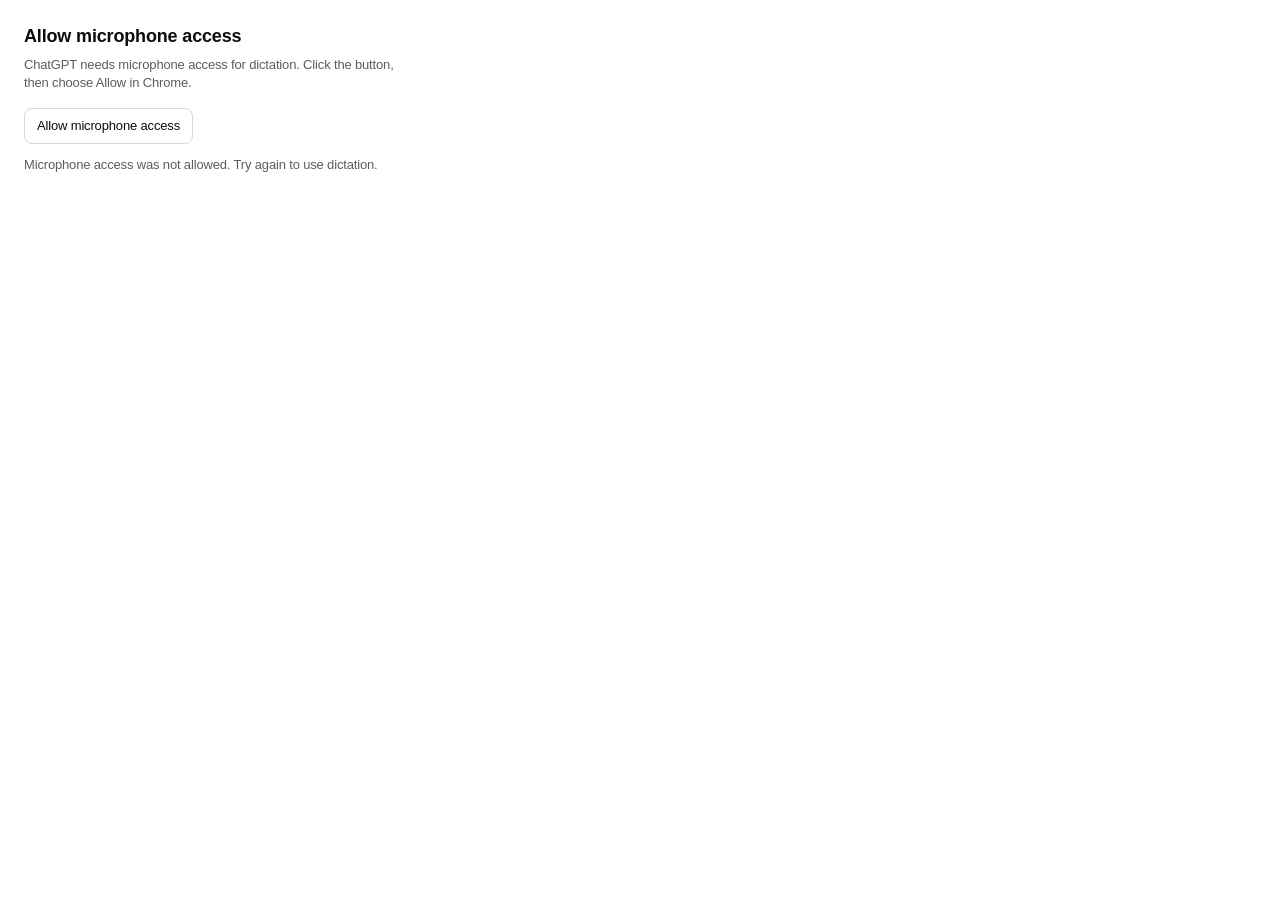
<file: microphone-permission.html>
<!DOCTYPE html>
<html lang="en">
  <head>
    <meta charset="UTF-8">
    <meta name="viewport" content="width=device-width, initial-scale=1.0">
    <title>ChatGPT microphone access</title>
    <script type="module" crossorigin src="/chunks/microphone-permission-C1jIdemt.js"></script>
    <link rel="modulepreload" crossorigin href="/chunks/src-D-D8mhOs.js">
    <link rel="stylesheet" crossorigin href="/assets/microphone-permission-CCsa_fHf.css">
  </head>
  <body>
    <main id="permission-help" hidden>
      <h1 id="permission-title">Allow microphone access</h1>
      <p id="permission-description">
        ChatGPT needs microphone access for dictation. Click the button, then
        choose Allow in <span id="browser-name">your browser</span>.
      </p>
      <button id="allow-microphone" type="button">
        Allow microphone access
      </button>
      <p id="status" role="status"></p>
    </main>
  </body>
</html>
</file>
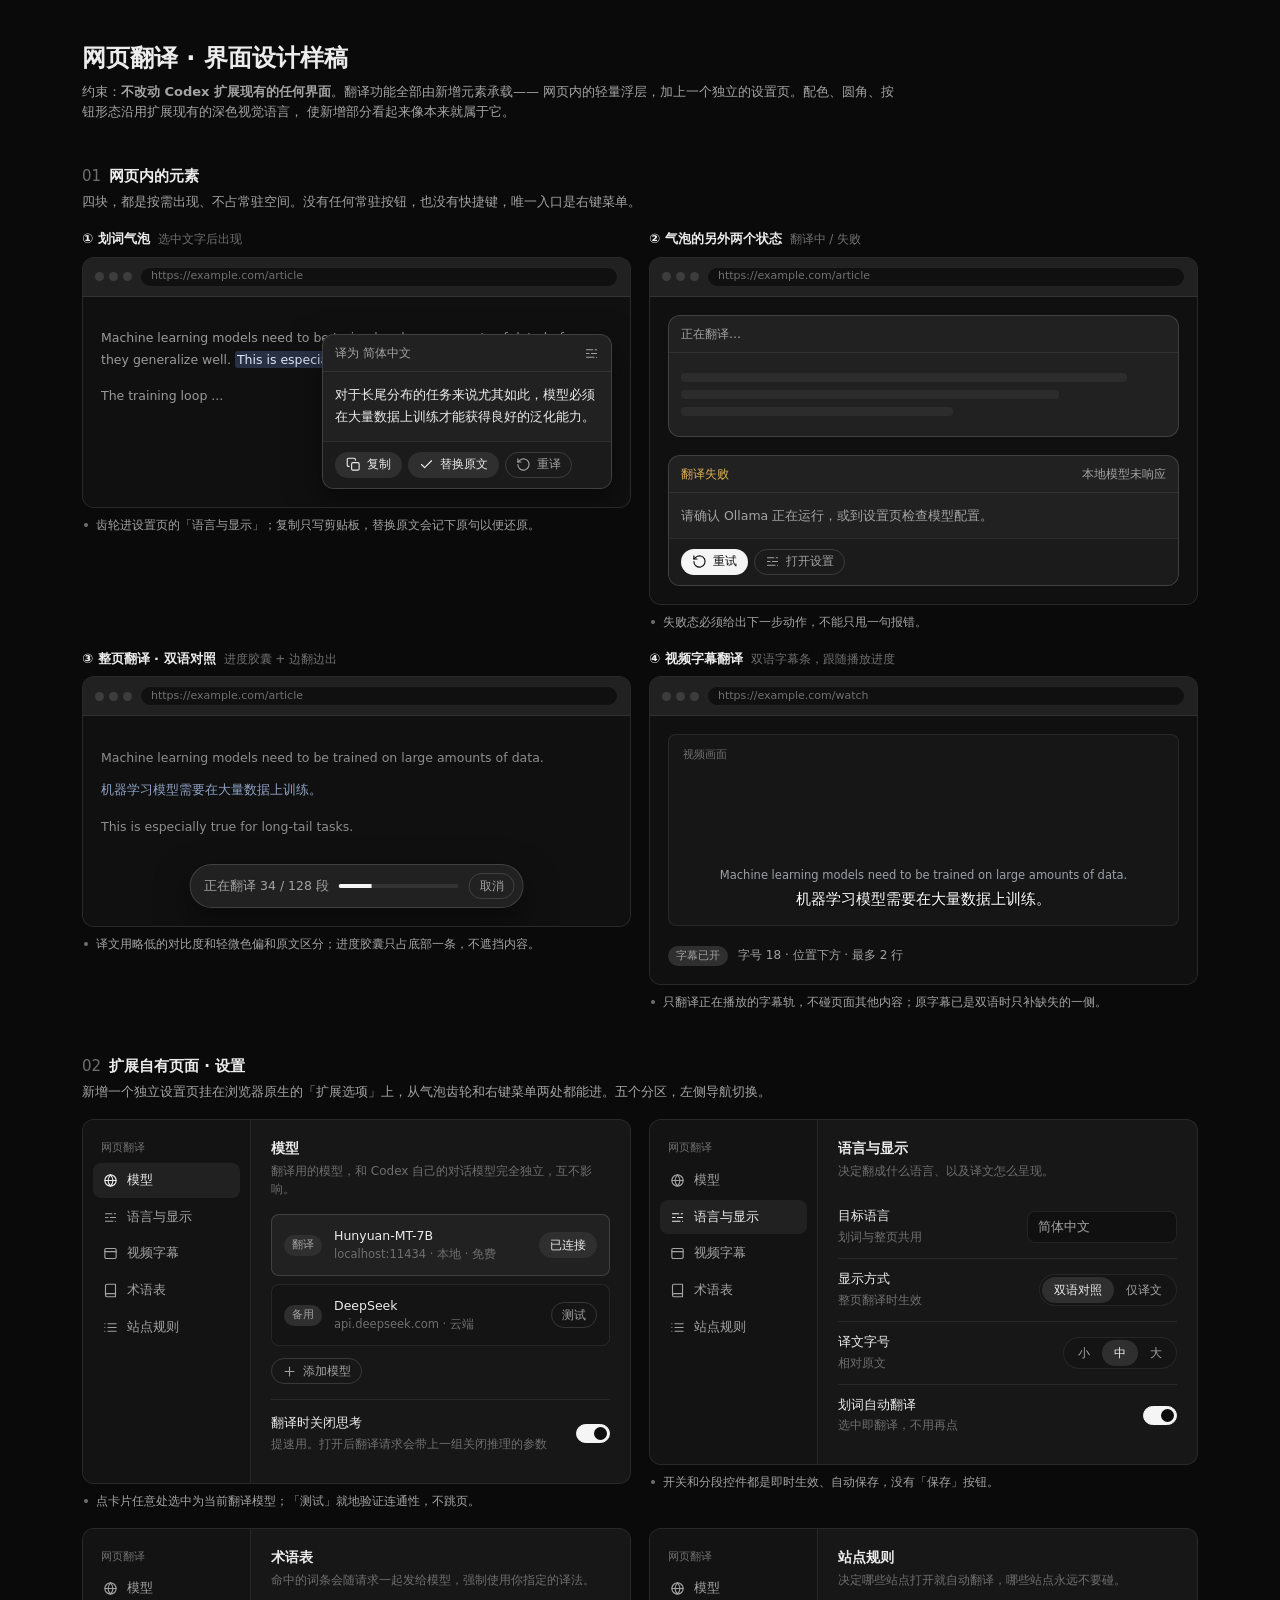
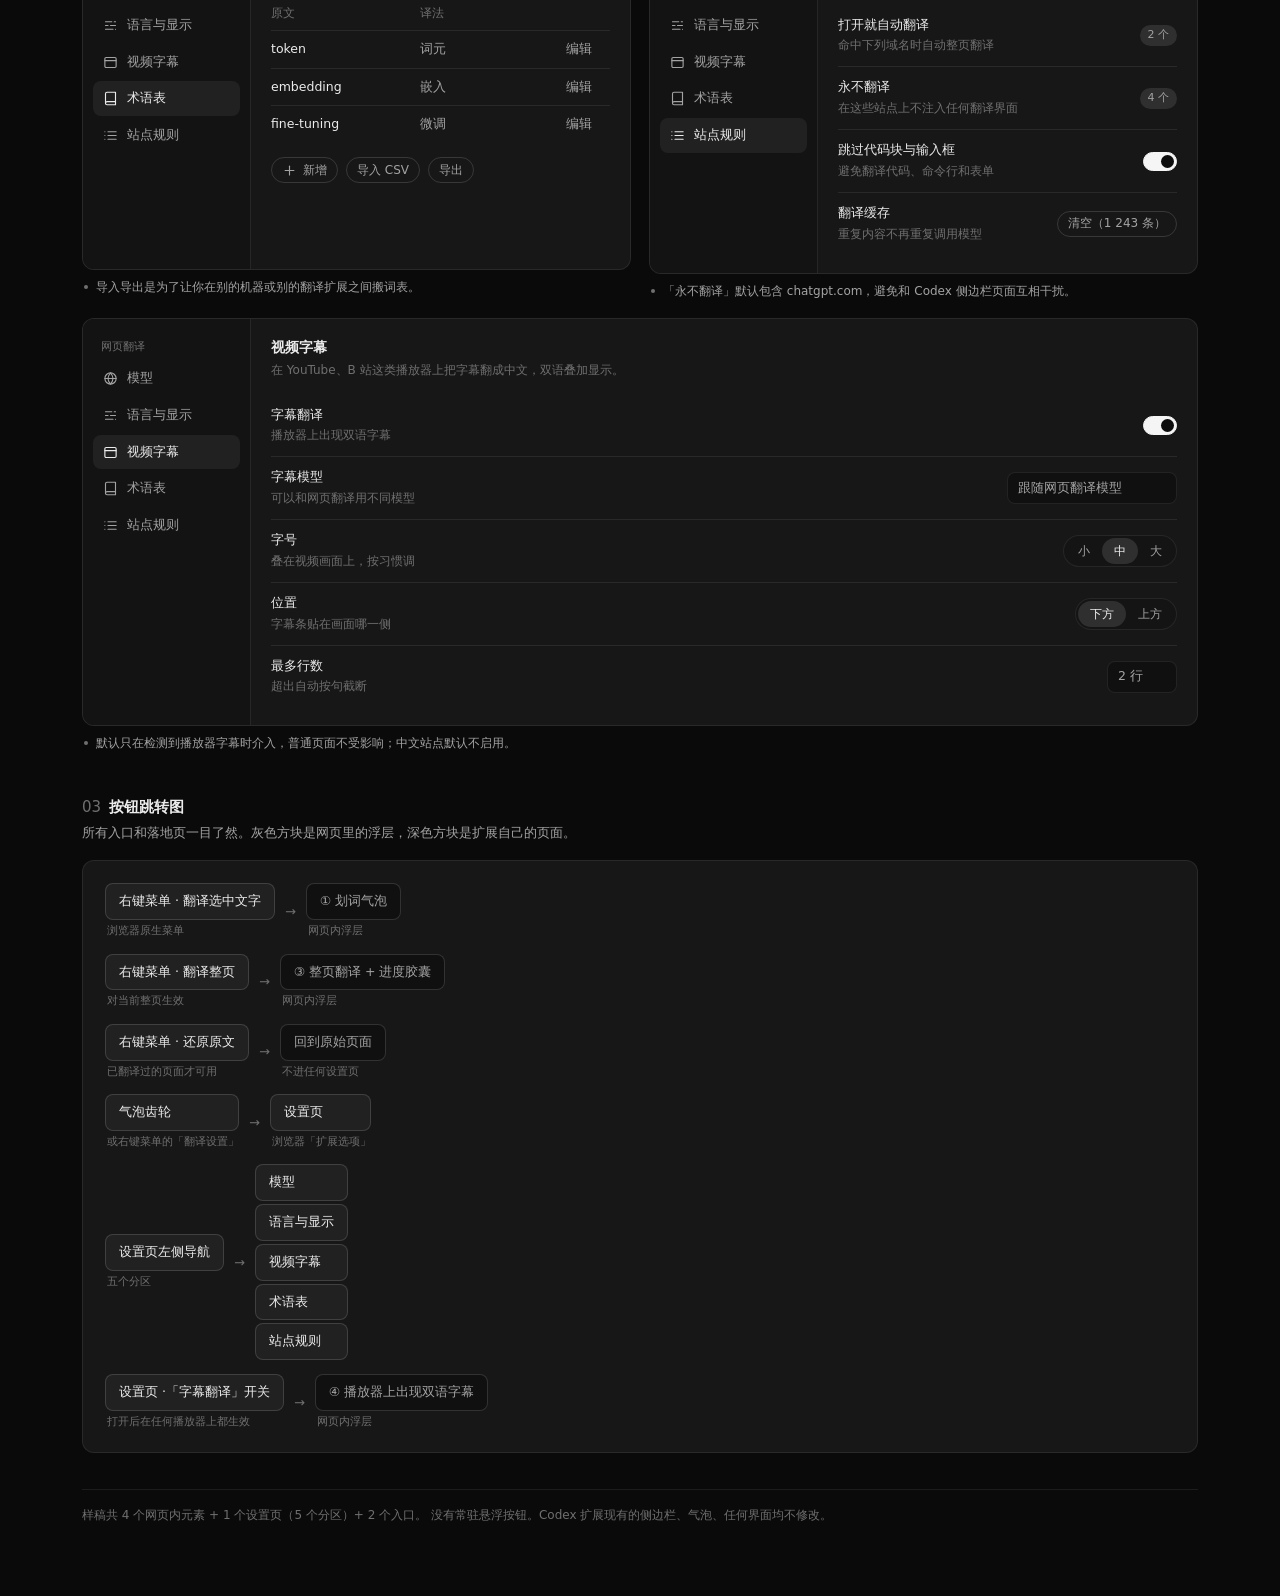
<file: mockups/translation-ui.html>
<!doctype html>
<html lang="zh-CN">
<head>
<meta charset="utf-8" />
<title>网页翻译 · 界面设计样稿</title>
<style>
  :root{
    --page:#0a0a0a;
    --bg:#0d0d0d; --surface:#171717; --surface-2:#212121; --surface-3:#2f2f2f;
    --border:rgba(255,255,255,.08); --border-2:rgba(255,255,255,.14);
    --text:#ececec; --dim:#a3a3a3; --faint:#6f6f6f;
    --ink:#0d0d0d; --accent:#f5f5f5;
    --ok:#5fd08a; --warn:#e0b054; --info:#7aa2f7;
    --r:12px; --r-ctl:8px; --pill:999px;
  }
  *{box-sizing:border-box}
  html,body{margin:0;background:var(--page);color:var(--text);
    font:14px/1.5 -apple-system,"Segoe UI","Noto Sans SC",system-ui,sans-serif;
    letter-spacing:0}
  .sheet{max-width:1180px;margin:0 auto;padding:40px 32px 72px}
  h1{font-size:24px;font-weight:600;margin:0 0 6px}
  h2{font-size:15px;font-weight:600;margin:44px 0 4px;color:var(--text)}
  h2 .n{color:var(--faint);font-weight:500;margin-right:8px}
  .sub{color:var(--dim);font-size:13px;margin:0 0 18px;max-width:820px}
  .grid{display:grid;gap:18px}
  .g2{grid-template-columns:repeat(2,minmax(0,1fr))}
  .g3{grid-template-columns:repeat(3,minmax(0,1fr))}
  .g2 > :last-child:nth-child(odd){grid-column:1 / -1}
  .frame{background:var(--surface);border:1px solid var(--border);border-radius:var(--r);overflow:hidden}
  .frame > .bar{display:flex;align-items:center;gap:8px;padding:9px 12px;
    border-bottom:1px solid var(--border);background:var(--surface-2)}
  .dots{display:flex;gap:5px}
  .dots i{width:9px;height:9px;border-radius:50%;background:#3d3d3d;display:block}
  .url{flex:1;height:20px;border-radius:var(--pill);background:#101010;
    border:1px solid var(--border);color:var(--faint);font-size:11px;
    display:flex;align-items:center;padding:0 10px;overflow:hidden;white-space:nowrap}
  .stage{padding:18px;min-height:210px;position:relative;background:#101010}
  .cap{display:flex;align-items:baseline;gap:8px;margin:0 0 8px}
  .cap b{font-size:13px;font-weight:600}
  .cap span{font-size:12px;color:var(--faint)}
  .why{font-size:12px;color:var(--dim);margin:8px 0 0;padding-left:14px;position:relative}
  .why::before{content:"";position:absolute;left:2px;top:7px;width:4px;height:4px;
    border-radius:50%;background:var(--faint)}
  .ic{width:15px;height:15px;flex:none;stroke:currentColor;fill:none;
    stroke-width:1.8;stroke-linecap:round;stroke-linejoin:round}
  /* --- 卡片 / 控件 --- */
  .card{background:var(--surface-2);border:1px solid var(--border);border-radius:var(--r)}
  .btn{display:inline-flex;align-items:center;gap:6px;height:30px;padding:0 12px;
    border-radius:var(--pill);border:1px solid transparent;background:var(--surface-3);
    color:var(--text);font-size:12.5px;font-family:inherit;cursor:default}
  .btn.primary{background:var(--accent);color:var(--ink);font-weight:500}
  .btn.ghost{background:transparent;border-color:var(--border-2);color:var(--dim)}
  .btn.sm{height:26px;padding:0 10px;font-size:12px}
  .seg{display:inline-flex;background:#141414;border:1px solid var(--border);
    border-radius:var(--pill);padding:2px}
  .seg b{padding:4px 12px;border-radius:var(--pill);font-size:12px;font-weight:500;color:var(--dim)}
  .seg b.on{background:var(--surface-3);color:var(--text)}
  .sw{width:34px;height:19px;border-radius:var(--pill);background:var(--surface-3);
    border:1px solid var(--border-2);position:relative;flex:none}
  .sw i{position:absolute;top:2px;left:2px;width:13px;height:13px;border-radius:50%;background:#8a8a8a}
  .sw.on{background:var(--accent);border-color:var(--accent)}
  .sw.on i{left:auto;right:2px;background:var(--ink)}
  .field{background:#101010;border:1px solid var(--border);border-radius:var(--r-ctl);
    height:32px;display:flex;align-items:center;padding:0 10px;font-size:12.5px;color:var(--dim)}
  /* --- 页面内的元素 --- */
  .prose{color:#9a9a9a;font-size:12.5px;line-height:1.75}
  .prose em{background:rgba(122,162,247,.22);color:#dfe7f7;font-style:normal;border-radius:3px;padding:1px 2px}
  .bubble{position:absolute;right:18px;bottom:18px;width:290px;
    background:var(--surface-2);border:1px solid var(--border-2);border-radius:var(--r);
    box-shadow:0 14px 34px rgba(0,0,0,.5);overflow:hidden}
  .bubble .hd{display:flex;align-items:center;justify-content:space-between;
    padding:9px 12px;border-bottom:1px solid var(--border);color:var(--dim);font-size:12px}
  .bubble .bd{padding:12px;font-size:13px;line-height:1.7;color:var(--text)}
  .bubble .ft{display:flex;gap:6px;padding:10px 12px;border-top:1px solid var(--border);
    background:#1b1b1b}
  .sk{height:9px;border-radius:4px;background:#2c2c2c;margin:8px 0}
  .toast{position:absolute;left:50%;transform:translateX(-50%);bottom:18px;
    display:flex;align-items:center;gap:10px;background:var(--surface-2);
    border:1px solid var(--border-2);border-radius:var(--pill);padding:8px 8px 8px 14px;
    box-shadow:0 14px 34px rgba(0,0,0,.5);font-size:12.5px;color:var(--dim);white-space:nowrap}
  .toast .p{width:120px;height:4px;border-radius:3px;background:#333;overflow:hidden}
  .toast .p i{display:block;height:100%;width:27%;background:var(--accent)}
  .bi{display:flex;gap:10px;margin:10px 0 0;font-size:12px;color:var(--dim)}
  /* --- 设置页 --- */
  .app{display:grid;grid-template-columns:168px 1fr;min-height:340px}
  .nav{border-right:1px solid var(--border);padding:14px 10px;background:#131313}
  .nav .t{font-size:11px;color:var(--faint);padding:6px 8px}
  .nav a{display:flex;align-items:center;gap:9px;padding:8px 10px;border-radius:var(--r-ctl);
    font-size:12.5px;color:var(--dim);text-decoration:none;margin-bottom:2px}
  .nav a.on{background:var(--surface-2);color:var(--text)}
  .pane{padding:18px 20px}
  .pane h3{font-size:14px;font-weight:600;margin:0 0 3px}
  .pane p.d{font-size:12px;color:var(--faint);margin:0 0 16px}
  .row{display:flex;align-items:center;justify-content:space-between;gap:14px;
    padding:11px 0;border-bottom:1px solid var(--border)}
  .row:last-child{border-bottom:0}
  .row .l b{display:block;font-size:12.5px;font-weight:500;color:var(--text)}
  .row .l span{font-size:11.5px;color:var(--faint)}
  .mcard{display:flex;align-items:center;gap:12px;padding:12px;border:1px solid var(--border);
    border-radius:var(--r-ctl);background:#141414;margin-bottom:8px}
  .mcard.on{border-color:var(--border-2);background:var(--surface-2)}
  .mcard .nm{font-size:12.5px;font-weight:500}
  .mcard .sub2{font-size:11.5px;color:var(--faint)}
  .tag{font-size:11px;padding:2px 8px;border-radius:var(--pill);background:var(--surface-3);color:var(--dim)}
  table{width:100%;border-collapse:collapse;font-size:12.5px}
  th{ text-align:left;font-weight:500;color:var(--faint);font-size:11.5px;padding:0 0 8px}
  td{padding:9px 0;border-top:1px solid var(--border);color:var(--dim)}
  td.k{color:var(--text)}
  /* --- 导航图 --- */
  .flow{display:flex;flex-direction:column;gap:14px;padding:22px;background:var(--surface);
    border:1px solid var(--border);border-radius:var(--r)}
  .frow{display:flex;align-items:center;gap:10px;flex-wrap:wrap}
  .node{padding:8px 13px;border-radius:var(--r-ctl);background:var(--surface-2);
    border:1px solid var(--border-2);font-size:12.5px;color:var(--text)}
  .node.page{background:#101010;color:var(--dim)}
  .arw{color:var(--faint);font-size:13px}
  .lbl{font-size:11px;color:var(--faint);padding-left:2px}
  .fgrp{display:flex;flex-direction:column;gap:3px}
  footer{color:var(--faint);font-size:12px;margin-top:36px;border-top:1px solid var(--border);padding-top:16px}
</style>
</head>
<body>
<svg width="0" height="0" style="position:absolute" aria-hidden="true">
  <symbol id="i-globe" viewBox="0 0 24 24"><circle cx="12" cy="12" r="9"/><path d="M3 12h18"/><path d="M12 3a15 15 0 0 1 4 9 15 15 0 0 1-4 9 15 15 0 0 1-4-9 15 15 0 0 1 4-9z"/></symbol>
  <symbol id="i-copy" viewBox="0 0 24 24"><rect x="9" y="9" width="12" height="12" rx="2"/><path d="M5 15H4a2 2 0 0 1-2-2V4a2 2 0 0 1 2-2h9a2 2 0 0 1 2 2v1"/></symbol>
  <symbol id="i-check" viewBox="0 0 24 24"><path d="M20 6 9 17l-5-5"/></symbol>
  <symbol id="i-rotate" viewBox="0 0 24 24"><path d="M3 12a9 9 0 1 0 3-6.7L3 8"/><path d="M3 3v5h5"/></symbol>
  <symbol id="i-x" viewBox="0 0 24 24"><path d="M18 6 6 18"/><path d="m6 6 12 12"/></symbol>
  <symbol id="i-plus" viewBox="0 0 24 24"><path d="M5 12h14"/><path d="M12 5v14"/></symbol>
  <symbol id="i-sliders" viewBox="0 0 24 24"><path d="M4 6h10"/><path d="M18 6h2"/><path d="M4 12h4"/><path d="M12 12h8"/><path d="M4 18h12"/><path d="M20 18h0"/></symbol>
  <symbol id="i-book" viewBox="0 0 24 24"><path d="M4 19.5A2.5 2.5 0 0 1 6.5 17H20"/><path d="M6.5 2H20v20H6.5A2.5 2.5 0 0 1 4 19.5v-15A2.5 2.5 0 0 1 6.5 2z"/></symbol>
  <symbol id="i-list" viewBox="0 0 24 24"><path d="M8 6h13"/><path d="M8 12h13"/><path d="M8 18h13"/><path d="M3 6h.01"/><path d="M3 12h.01"/><path d="M3 18h.01"/></symbol>
  <symbol id="i-child" viewBox="0 0 24 24"><rect x="3" y="4" width="18" height="16" rx="2"/><path d="M3 9h18"/></symbol>
  <symbol id="i-arrow" viewBox="0 0 24 24"><path d="M5 12h14"/><path d="m13 6 6 6-6 6"/></symbol>
</svg>

<div class="sheet">
  <h1>网页翻译 · 界面设计样稿</h1>
  <p class="sub">
    约束：<b>不改动 Codex 扩展现有的任何界面</b>。翻译功能全部由新增元素承载——
    网页内的轻量浮层，加上一个独立的设置页。配色、圆角、按钮形态沿用扩展现有的深色视觉语言，
    使新增部分看起来像本来就属于它。
  </p>

  <h2><span class="n">01</span>网页内的元素</h2>
  <p class="sub">四块，都是按需出现、不占常驻空间。没有任何常驻按钮，也没有快捷键，唯一入口是右键菜单。</p>

  <div class="grid g2">
    <!-- 1. 划词气泡 -->
    <div>
      <div class="cap"><b>① 划词气泡</b><span>选中文字后出现</span></div>
      <div class="frame">
        <div class="bar"><div class="dots"><i></i><i></i><i></i></div>
          <div class="url">https://example.com/article</div></div>
        <div class="stage">
          <p class="prose">Machine learning models need to be trained on large
            amounts of data before they generalize well.
            <em>This is especially true for tasks with long-tail distributions.</em></p>
          <p class="prose" style="margin-top:14px">The training loop ...</p>
          <div class="bubble">
            <div class="hd"><span>译为 简体中文</span>
              <svg class="ic"><use href="#i-sliders"/></svg></div>
            <div class="bd">对于长尾分布的任务来说尤其如此，模型必须在大量数据上训练才能获得良好的泛化能力。</div>
            <div class="ft">
              <button class="btn sm"><svg class="ic"><use href="#i-copy"/></svg>复制</button>
              <button class="btn sm"><svg class="ic"><use href="#i-check"/></svg>替换原文</button>
              <button class="btn sm ghost"><svg class="ic"><use href="#i-rotate"/></svg>重译</button>
            </div>
          </div>
        </div>
      </div>
      <p class="why">齿轮进设置页的「语言与显示」；复制只写剪贴板，替换原文会记下原句以便还原。</p>
    </div>

    <!-- 2. 翻译中 / 出错态 -->
    <div>
      <div class="cap"><b>② 气泡的另外两个状态</b><span>翻译中 / 失败</span></div>
      <div class="frame">
        <div class="bar"><div class="dots"><i></i><i></i><i></i></div>
          <div class="url">https://example.com/article</div></div>
        <div class="stage" style="display:grid;gap:18px;align-content:start">
          <div class="bubble" style="position:static;width:100%;box-shadow:none">
            <div class="hd"><span>正在翻译…</span></div>
            <div class="bd"><div class="sk" style="width:92%"></div>
              <div class="sk" style="width:78%"></div>
              <div class="sk" style="width:56%"></div></div>
          </div>
          <div class="bubble" style="position:static;width:100%;box-shadow:none">
            <div class="hd"><span style="color:var(--warn)">翻译失败</span><span>本地模型未响应</span></div>
            <div class="bd" style="color:var(--dim);font-size:12.5px">请确认 Ollama 正在运行，或到设置页检查模型配置。</div>
            <div class="ft">
              <button class="btn sm primary"><svg class="ic"><use href="#i-rotate"/></svg>重试</button>
              <button class="btn sm ghost"><svg class="ic"><use href="#i-sliders"/></svg>打开设置</button>
            </div>
          </div>
        </div>
      </div>
      <p class="why">失败态必须给出下一步动作，不能只甩一句报错。</p>
    </div>
  </div>

  <div class="grid g2" style="margin-top:18px">
    <!-- 3. 整页翻译进行中 -->
    <div>
      <div class="cap"><b>③ 整页翻译 · 双语对照</b><span>进度胶囊 + 边翻边出</span></div>
      <div class="frame">
        <div class="bar"><div class="dots"><i></i><i></i><i></i></div>
          <div class="url">https://example.com/article</div></div>
        <div class="stage" style="padding-bottom:64px">
          <p class="prose" style="color:#8d8d8d">Machine learning models need to be trained on large amounts of data.</p>
          <p style="margin:4px 0 16px;font-size:12.5px;color:#8ea2c4">机器学习模型需要在大量数据上训练。</p>
          <p class="prose" style="color:#8d8d8d">This is especially true for long-tail tasks.</p>
          <div class="toast">
            <span>正在翻译 34 / 128 段</span>
            <span class="p"><i></i></span>
            <button class="btn sm ghost">取消</button>
          </div>
        </div>
      </div>
      <p class="why">译文用略低的对比度和轻微色偏和原文区分；进度胶囊只占底部一条，不遮挡内容。</p>
    </div>

    <!-- 4. 视频字幕翻译 -->
    <div>
      <div class="cap"><b>④ 视频字幕翻译</b><span>双语字幕条，跟随播放进度</span></div>
      <div class="frame">
        <div class="bar"><div class="dots"><i></i><i></i><i></i></div>
          <div class="url">https://example.com/watch</div></div>
        <div class="stage" style="min-height:230px;display:flex;flex-direction:column;justify-content:flex-end;gap:10px">
          <div style="width:100%;aspect-ratio:16/6;border-radius:8px;background:#161616;
               border:1px solid var(--border);position:relative;overflow:hidden">
            <div style="position:absolute;left:14px;top:12px;font-size:11px;color:var(--faint)">视频画面</div>
            <div style="position:absolute;left:0;right:0;bottom:14px;text-align:center;padding:0 24px">
              <div style="font-size:11.5px;color:#9aa0a6;margin-bottom:4px">
                Machine learning models need to be trained on large amounts of data.
              </div>
              <div style="font-size:15px;color:#fff;font-weight:500;text-shadow:0 1px 3px rgba(0,0,0,.85)">
                机器学习模型需要在大量数据上训练。
              </div>
            </div>
          </div>
          <div class="bi">
            <span class="tag">字幕已开</span>
            <span>字号 18 · 位置下方 · 最多 2 行</span>
          </div>
        </div>
      </div>
      <p class="why">只翻译正在播放的字幕轨，不碰页面其他内容；原字幕已是双语时只补缺失的一侧。</p>
    </div>
  </div>

  <h2><span class="n">02</span>扩展自有页面 · 设置</h2>
  <p class="sub">新增一个独立设置页挂在浏览器原生的「扩展选项」上，从气泡齿轮和右键菜单两处都能进。五个分区，左侧导航切换。</p>

  <div class="grid g2">
    <!-- 设置：模型 -->
    <div>
      <div class="frame">
        <div class="app">
          <nav class="nav">
            <div class="t">网页翻译</div>
            <a class="on"><svg class="ic"><use href="#i-globe"/></svg>模型</a>
            <a><svg class="ic"><use href="#i-sliders"/></svg>语言与显示</a>
            <a><svg class="ic"><use href="#i-child"/></svg>视频字幕</a>
            <a><svg class="ic"><use href="#i-book"/></svg>术语表</a>
            <a><svg class="ic"><use href="#i-list"/></svg>站点规则</a>
          </nav>
          <div class="pane">
            <h3>模型</h3>
            <p class="d">翻译用的模型，和 Codex 自己的对话模型完全独立，互不影响。</p>
            <div class="mcard on"><span class="tag">翻译</span>
              <div><div class="nm">Hunyuan-MT-7B</div>
                <div class="sub2">localhost:11434 · 本地 · 免费</div></div>
              <button class="btn sm" style="margin-left:auto">已连接</button></div>
            <div class="mcard"><span class="tag">备用</span>
              <div><div class="nm">DeepSeek</div>
                <div class="sub2">api.deepseek.com · 云端</div></div>
              <button class="btn sm ghost" style="margin-left:auto">测试</button></div>
            <button class="btn sm ghost" style="margin-top:4px"><svg class="ic"><use href="#i-plus"/></svg>添加模型</button>
            <div class="row" style="margin-top:14px;padding-top:14px;border-top:1px solid var(--border)">
              <div class="l"><b>翻译时关闭思考</b><span>提速用。打开后翻译请求会带上一组关闭推理的参数</span></div>
              <div class="sw on"><i></i></div>
            </div>
          </div>
        </div>
      </div>
      <p class="why">点卡片任意处选中为当前翻译模型；「测试」就地验证连通性，不跳页。</p>
    </div>

    <!-- 设置：语言与显示 -->
    <div>
      <div class="frame">
        <div class="app">
          <nav class="nav">
            <div class="t">网页翻译</div>
            <a><svg class="ic"><use href="#i-globe"/></svg>模型</a>
            <a class="on"><svg class="ic"><use href="#i-sliders"/></svg>语言与显示</a>
            <a><svg class="ic"><use href="#i-child"/></svg>视频字幕</a>
            <a><svg class="ic"><use href="#i-book"/></svg>术语表</a>
            <a><svg class="ic"><use href="#i-list"/></svg>站点规则</a>
          </nav>
          <div class="pane">
            <h3>语言与显示</h3>
            <p class="d">决定翻成什么语言、以及译文怎么呈现。</p>
            <div class="row"><div class="l"><b>目标语言</b><span>划词与整页共用</span></div>
              <div class="field" style="width:150px">简体中文</div></div>
            <div class="row"><div class="l"><b>显示方式</b><span>整页翻译时生效</span></div>
              <div class="seg"><b class="on">双语对照</b><b>仅译文</b></div></div>
            <div class="row"><div class="l"><b>译文字号</b><span>相对原文</span></div>
              <div class="seg"><b>小</b><b class="on">中</b><b>大</b></div></div>
            <div class="row"><div class="l"><b>划词自动翻译</b><span>选中即翻译，不用再点</span></div>
              <div class="sw on"><i></i></div></div>
          </div>
        </div>
      </div>
      <p class="why">开关和分段控件都是即时生效、自动保存，没有「保存」按钮。</p>
    </div>

    <!-- 设置：术语表 -->
    <div>
      <div class="frame">
        <div class="app">
          <nav class="nav">
            <div class="t">网页翻译</div>
            <a><svg class="ic"><use href="#i-globe"/></svg>模型</a>
            <a><svg class="ic"><use href="#i-sliders"/></svg>语言与显示</a>
            <a><svg class="ic"><use href="#i-child"/></svg>视频字幕</a>
            <a class="on"><svg class="ic"><use href="#i-book"/></svg>术语表</a>
            <a><svg class="ic"><use href="#i-list"/></svg>站点规则</a>
          </nav>
          <div class="pane">
            <h3>术语表</h3>
            <p class="d">命中的词条会随请求一起发给模型，强制使用你指定的译法。</p>
            <table>
              <tr><th style="width:44%">原文</th><th>译法</th><th style="width:44px"></th></tr>
              <tr><td class="k">token</td><td>词元</td><td>编辑</td></tr>
              <tr><td class="k">embedding</td><td>嵌入</td><td>编辑</td></tr>
              <tr><td class="k">fine-tuning</td><td>微调</td><td>编辑</td></tr>
            </table>
            <div style="display:flex;gap:8px;margin-top:14px">
              <button class="btn sm ghost"><svg class="ic"><use href="#i-plus"/></svg>新增</button>
              <button class="btn sm ghost">导入 CSV</button>
              <button class="btn sm ghost">导出</button>
            </div>
          </div>
        </div>
      </div>
      <p class="why">导入导出是为了让你在别的机器或别的翻译扩展之间搬词表。</p>
    </div>

    <!-- 设置：站点规则 -->
    <div>
      <div class="frame">
        <div class="app">
          <nav class="nav">
            <div class="t">网页翻译</div>
            <a><svg class="ic"><use href="#i-globe"/></svg>模型</a>
            <a><svg class="ic"><use href="#i-sliders"/></svg>语言与显示</a>
            <a><svg class="ic"><use href="#i-child"/></svg>视频字幕</a>
            <a><svg class="ic"><use href="#i-book"/></svg>术语表</a>
            <a class="on"><svg class="ic"><use href="#i-list"/></svg>站点规则</a>
          </nav>
          <div class="pane">
            <h3>站点规则</h3>
            <p class="d">决定哪些站点打开就自动翻译，哪些站点永远不要碰。</p>
            <div class="row"><div class="l"><b>打开就自动翻译</b><span>命中下列域名时自动整页翻译</span></div>
              <span class="tag">2 个</span></div>
            <div class="row"><div class="l"><b>永不翻译</b><span>在这些站点上不注入任何翻译界面</span></div>
              <span class="tag">4 个</span></div>
            <div class="row"><div class="l"><b>跳过代码块与输入框</b><span>避免翻译代码、命令行和表单</span></div>
              <div class="sw on"><i></i></div></div>
            <div class="row"><div class="l"><b>翻译缓存</b><span>重复内容不再重复调用模型</span></div>
              <button class="btn sm ghost">清空（1 243 条）</button></div>
          </div>
        </div>
      </div>
      <p class="why">「永不翻译」默认包含 chatgpt.com，避免和 Codex 侧边栏页面互相干扰。</p>
    </div>
  </div>

  <div class="grid" style="margin-top:18px">
    <div>
      <div class="frame">
        <div class="app">
          <nav class="nav">
            <div class="t">网页翻译</div>
            <a><svg class="ic"><use href="#i-globe"/></svg>模型</a>
            <a><svg class="ic"><use href="#i-sliders"/></svg>语言与显示</a>
            <a class="on"><svg class="ic"><use href="#i-child"/></svg>视频字幕</a>
            <a><svg class="ic"><use href="#i-book"/></svg>术语表</a>
            <a><svg class="ic"><use href="#i-list"/></svg>站点规则</a>
          </nav>
          <div class="pane">
            <h3>视频字幕</h3>
            <p class="d">在 YouTube、B 站这类播放器上把字幕翻成中文，双语叠加显示。</p>
            <div class="row"><div class="l"><b>字幕翻译</b><span>播放器上出现双语字幕</span></div>
              <div class="sw on"><i></i></div></div>
            <div class="row"><div class="l"><b>字幕模型</b><span>可以和网页翻译用不同模型</span></div>
              <div class="field" style="width:170px">跟随网页翻译模型</div></div>
            <div class="row"><div class="l"><b>字号</b><span>叠在视频画面上，按习惯调</span></div>
              <div class="seg"><b>小</b><b class="on">中</b><b>大</b></div></div>
            <div class="row"><div class="l"><b>位置</b><span>字幕条贴在画面哪一侧</span></div>
              <div class="seg"><b class="on">下方</b><b>上方</b></div></div>
            <div class="row"><div class="l"><b>最多行数</b><span>超出自动按句截断</span></div>
              <div class="field" style="width:70px">2 行</div></div>
          </div>
        </div>
      </div>
      <p class="why">默认只在检测到播放器字幕时介入，普通页面不受影响；中文站点默认不启用。</p>
    </div>
  </div>

  <h2><span class="n">03</span>按钮跳转图</h2>
  <p class="sub">所有入口和落地页一目了然。灰色方块是网页里的浮层，深色方块是扩展自己的页面。</p>
  <div class="flow">
    <div class="frow">
      <div class="fgrp"><div class="node">右键菜单 · 翻译选中文字</div><div class="lbl">浏览器原生菜单</div></div>
      <span class="arw">→</span>
      <div class="fgrp"><div class="node page">① 划词气泡</div><div class="lbl">网页内浮层</div></div>
    </div>
    <div class="frow">
      <div class="fgrp"><div class="node">右键菜单 · 翻译整页</div>
        <div class="lbl">对当前整页生效</div></div>
      <span class="arw">→</span>
      <div class="fgrp"><div class="node page">③ 整页翻译 + 进度胶囊</div><div class="lbl">网页内浮层</div></div>
    </div>
    <div class="frow">
      <div class="fgrp"><div class="node">右键菜单 · 还原原文</div>
        <div class="lbl">已翻译过的页面才可用</div></div>
      <span class="arw">→</span>
      <div class="fgrp"><div class="node page">回到原始页面</div><div class="lbl">不进任何设置页</div></div>
    </div>
    <div class="frow">
      <div class="fgrp"><div class="node">气泡齿轮</div>
        <div class="lbl">或右键菜单的「翻译设置」</div></div>
      <span class="arw">→</span>
      <div class="fgrp"><div class="node">设置页</div><div class="lbl">浏览器「扩展选项」</div></div>
    </div>
    <div class="frow">
      <div class="fgrp"><div class="node">设置页左侧导航</div><div class="lbl">五个分区</div></div>
      <span class="arw">→</span>
      <div class="fgrp"><div class="node">模型</div><div class="node">语言与显示</div>
        <div class="node">视频字幕</div><div class="node">术语表</div><div class="node">站点规则</div></div>
    </div>
    <div class="frow">
      <div class="fgrp"><div class="node">设置页 ·「字幕翻译」开关</div>
        <div class="lbl">打开后在任何播放器上都生效</div></div>
      <span class="arw">→</span>
      <div class="fgrp"><div class="node page">④ 播放器上出现双语字幕</div><div class="lbl">网页内浮层</div></div>
    </div>
  </div>

  <footer>
    样稿共 4 个网页内元素 + 1 个设置页（5 个分区）+ 2 个入口。
    没有常驻悬浮按钮。Codex 扩展现有的侧边栏、气泡、任何界面均不修改。
  </footer>
</div>
</body>
</html>
</file>
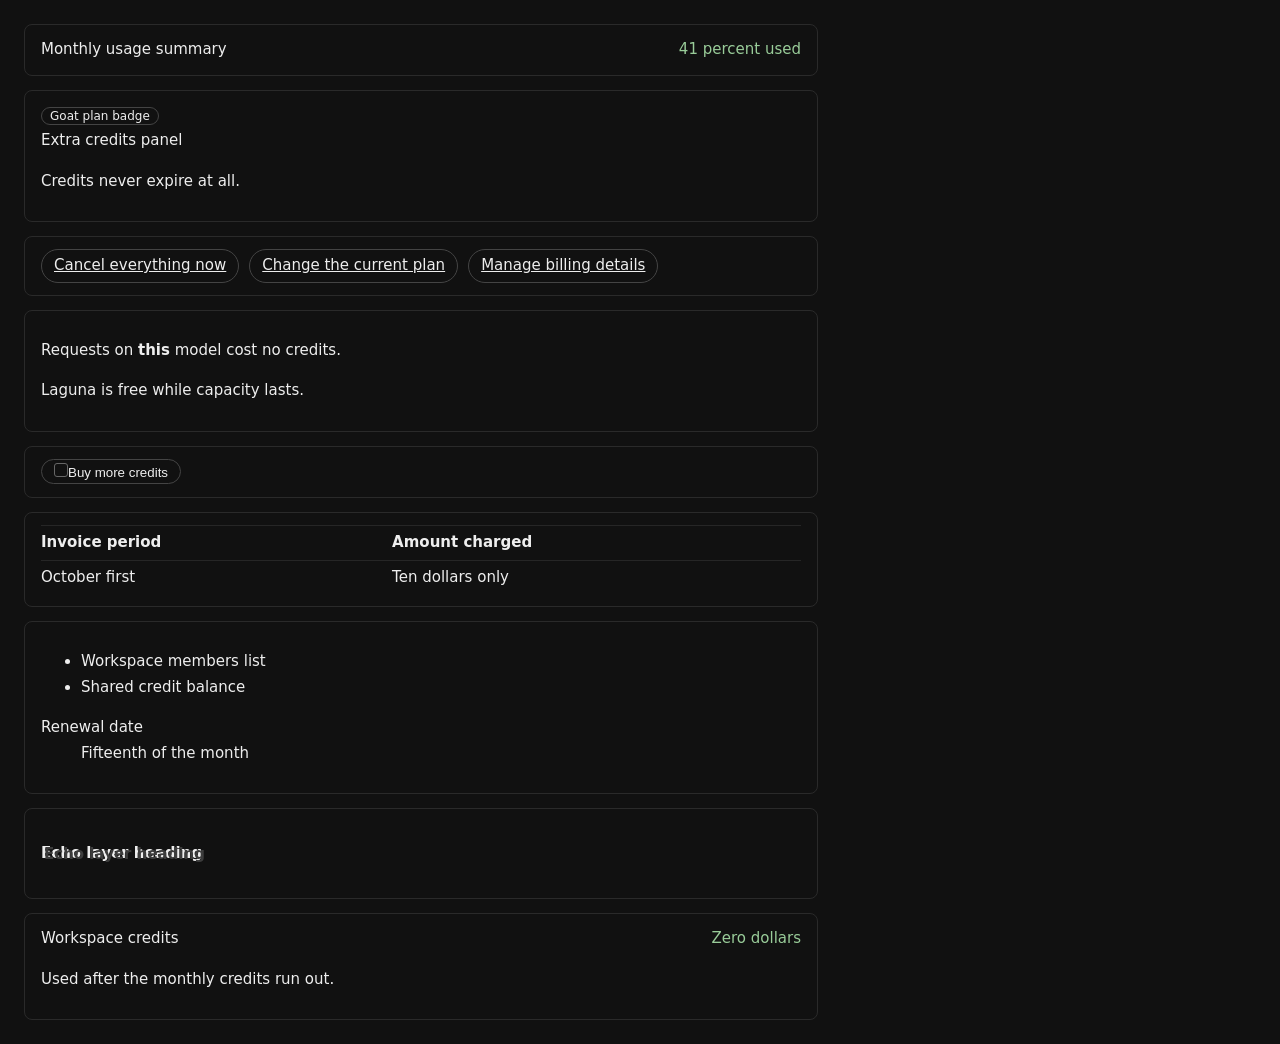
<file: tests/fixture-align.html>
<!doctype html>
<html lang="en">
<head>
<meta charset="utf-8" />
<title>Alignment fixture</title>
<style>
  body { margin: 24px; background: #111; color: #eee;
    font: 15px/1.7 -apple-system, "Segoe UI", system-ui, sans-serif; }
  .card { border: 1px solid #2a2a2a; border-radius: 8px; padding: 12px 16px; margin: 0 0 14px; max-width: 760px; }
  .row { display: flex; gap: 10px; align-items: center; }
  .label { flex: 1 1 auto; }
  .value { flex: 0 0 auto; color: #9c9; }
  .badge { border: 1px solid #444; border-radius: 999px; padding: 1px 8px; font-size: 12px; }
  .btn { border: 1px solid #444; border-radius: 999px; padding: 3px 12px; background: none; color: #eee; }
  a { color: #9cf; }
  .ico { display: inline-block; width: 12px; height: 12px; border: 1px solid #666; border-radius: 3px; }
  table { width: 100%; border-collapse: collapse; }
  th, td { border-top: 1px solid #262626; padding: 4px 0; text-align: left; }
  /* A decorative echo drawn on top of a heading, like the real page had. */
  .echo { position: relative; }
  .echo::after {
    content: "Echo layer heading"; position: absolute; left: 3px; top: 1px; color: #3c3c3c;
  }
</style>
</head>
<body>

<div class="card" id="a1">
  <div class="row"><span class="label" id="a1x">Monthly usage summary</span><span class="value" id="a1y">41 percent used</span></div>
</div>

<div class="card" id="a2">
  <span class="badge" id="a2x">Goat plan badge</span>
  <div class="row"><span id="a2y">Extra credits panel</span></div>
  <p id="a2z">Credits never expire at all.</p>
</div>

<div class="card" id="a3">
  <div class="row"><a href="#" class="btn" id="a3x">Cancel everything now</a><a href="#" class="btn" id="a3y">Change the current plan</a><a href="#" class="btn" id="a3z">Manage billing details</a></div>
</div>

<div class="card" id="a4">
  <p id="a4x">Requests on <b>this</b> model cost no credits.</p>
  <p id="a4y">Laguna is free while capacity lasts.</p>
</div>

<div class="card" id="a5">
  <button class="btn" id="a5x"><span class="ico"></span>Buy more credits</button>
</div>

<div class="card" id="a6">
  <table>
    <thead><tr><th id="a6x">Invoice period</th><th id="a6y">Amount charged</th></tr></thead>
    <tbody><tr><td id="a6z">October first</td><td id="a6w">Ten dollars only</td></tr></tbody>
  </table>
</div>

<div class="card" id="a7">
  <ul><li id="a7x">Workspace members list</li><li id="a7y">Shared credit balance</li></ul>
  <dl><dt id="a7z">Renewal date</dt><dd id="a7w">Fifteenth of the month</dd></dl>
</div>

<div class="card" id="a8">
  <h4 class="echo" id="a8x">Echo layer heading</h4>
</div>

<div class="card" id="a9">
  <div class="row"><span class="label" id="a9x">Workspace credits</span><span class="value" id="a9y">Zero dollars</span></div>
  <p id="a9z">Used after the monthly credits run out.</p>
</div>

</body>
</html>
</file>
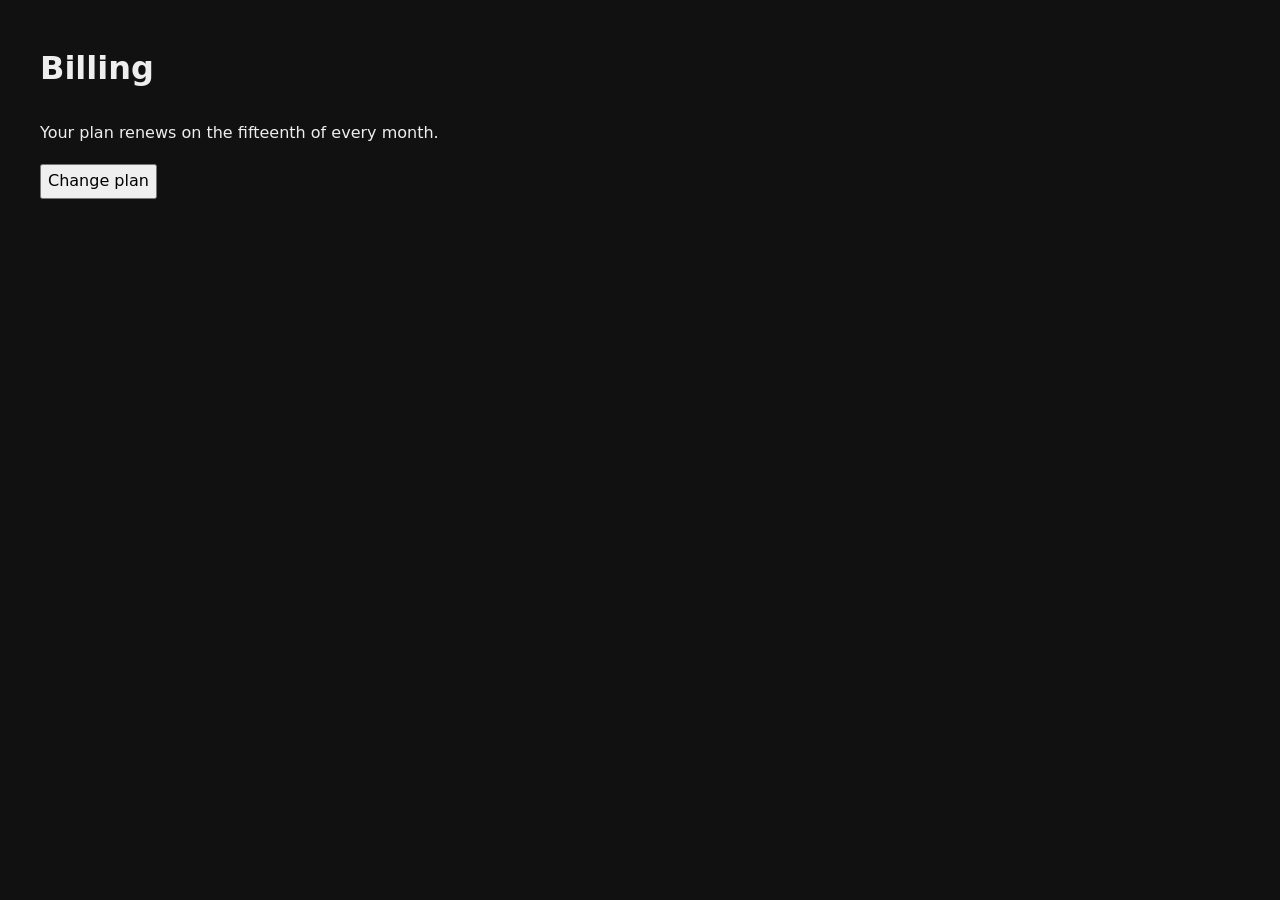
<file: tests/fixture-late.html>
<!doctype html>
<html lang="en">
<head>
<meta charset="utf-8" />
<title>Late content fixture</title>
<style>
  body { margin: 40px; background: #111; color: #eee;
    font: 16px/1.8 -apple-system, "Segoe UI", system-ui, sans-serif; }
  p { max-width: 620px; }
  button { font: inherit; }
</style>
</head>
<body>
<h1>Billing</h1>
<p id="first">Your plan renews on the fifteenth of every month.</p>
<button id="plan" type="button">Change plan</button>
<div id="late"></div>
</body>
</html>
</file>
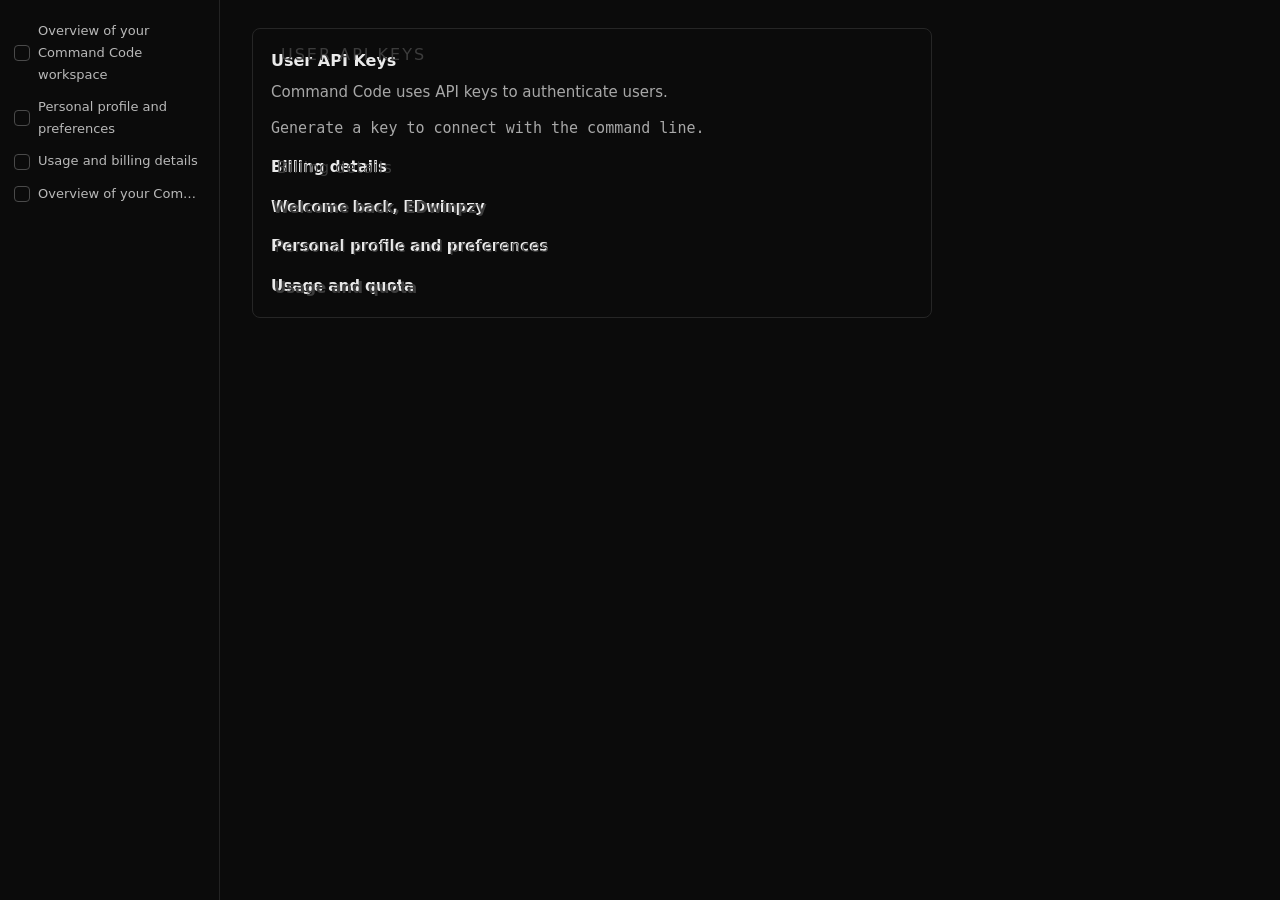
<file: tests/fixture-layout.html>
<!doctype html>
<html lang="en">
<head>
<meta charset="utf-8" />
<title>Layout fixture</title>
<style>
  * { box-sizing: border-box; }
  body { margin: 0; background: #0b0b0b; color: #eaeaea;
    font: 15px/1.7 -apple-system, "Segoe UI", system-ui, sans-serif; }
  .app { display: flex; min-height: 100vh; }
  .side { width: 220px; padding: 20px 14px; border-right: 1px solid #232323; }
  .nav { display: flex; flex-direction: column; gap: 10px; }
  .row { display: flex; align-items: center; gap: 8px; }
  .ico { flex: 0 0 16px; width: 16px; height: 16px; border: 1px solid #4a4a4a; border-radius: 4px; }
  .label { flex: 1 1 auto; font-size: 13px; color: #b9b9b9; }
  .clip { flex: 0 1 auto; white-space: nowrap; overflow: hidden; text-overflow: ellipsis; }
  .main { flex: 1; padding: 28px 32px; }
  .card { border: 1px solid #262626; border-radius: 8px; padding: 18px; max-width: 680px; }
  .card h2 { margin: 0 0 6px; font-size: 16px; }
  .card p { margin: 0 0 10px; color: #a8a8a8; }
  .mono { font-family: ui-monospace, Consolas, monospace; color: #cfcfcf; }
  /* A decorative ghost label sitting on top of the real heading. */
  .title-wrap { position: relative; }
  .ghost {
    position: absolute; left: 10px; top: -6px;
    font-size: 16px; letter-spacing: 2px; color: #3c3c3c; pointer-events: none;
  }
  /* The same echo, but the layer lives in a different wrapper. */
  .stack { position: relative; margin-top: 14px; }
  .ghost2 {
    position: absolute; left: 6px; top: 1px;
    font-size: 15px; letter-spacing: 1px; color: #3c3c3c; pointer-events: none;
  }
  .stack h3 { margin: 0; font-size: 15px; }
  /* And the echo drawn by CSS instead of an element. */
  .pseudo-echo { position: relative; margin: 14px 0 0; font-size: 15px; }
  .pseudo-echo::after {
    content: "Welcome back, EDwinpzy";
    position: absolute; left: 2px; top: 1px;
    color: #3c3c3c; pointer-events: none;
  }
  /* An echo whose layer is not a relative at all: it lives several wrappers
     away, so only the painted stacking order can find it. */
  .deep { position: relative; margin-top: 14px; }
  .ghost3 {
    position: absolute; left: 4px; top: 1px;
    font-size: 15px; letter-spacing: 1px; color: #3c3c3c; pointer-events: none;
  }
  .deep h3 { margin: 0; font-size: 15px; }
  /* And an echo that keeps its text in an attribute. */
  .attr-echo { position: relative; margin: 14px 0 0; font-size: 15px; }
  .attr-echo::before {
    content: attr(data-echo);
    position: absolute; left: 3px; top: 2px;
    color: #3c3c3c; pointer-events: none;
  }
</style>
</head>
<body>
<div class="app">
  <aside class="side">
    <div class="nav">
      <div class="row" id="nav1"><span class="ico"></span><span class="label" id="label1">Overview of your Command Code workspace</span></div>
      <div class="row" id="nav2"><span class="ico"></span><span class="label" id="label2">Personal profile and preferences</span></div>
      <div class="row" id="nav3"><span class="ico"></span><span class="label" id="label3">Usage and billing details</span></div>
      <div class="row" id="nav4"><span class="ico"></span><span class="label clip" id="label4">Overview of your Command Code workspace</span></div>
    </div>
  </aside>
  <main class="main">
    <div class="card">
      <div class="title-wrap">
        <span class="ghost" id="cardGhost">USER API KEYS</span>
        <h2 id="cardTitle">User API Keys</h2>
      </div>
      <p id="cardBody">Command Code uses API keys to authenticate users.</p>
      <p class="mono" id="cardMono">Generate a key to connect with the command line.</p>
      <div class="stack">
        <span class="ghost2" aria-hidden="true">Billing details</span>
        <div class="stack-body">
          <h3 id="stackTitle">Billing details</h3>
        </div>
      </div>
      <h3 id="pseudoTitle" class="pseudo-echo">Welcome back, EDwinpzy</h3>
      <div class="deep">
        <span class="ghost3" aria-hidden="true">Personal profile and preferences</span>
        <div class="l1"><div class="l2"><div class="l3">
          <h3 id="deepTitle">Personal profile and preferences</h3>
        </div></div></div>
      </div>
      <h3 id="attrTitle" class="attr-echo" data-echo="Usage and quota">Usage and quota</h3>
    </div>
  </main>
</div>
</body>
</html>
</file>
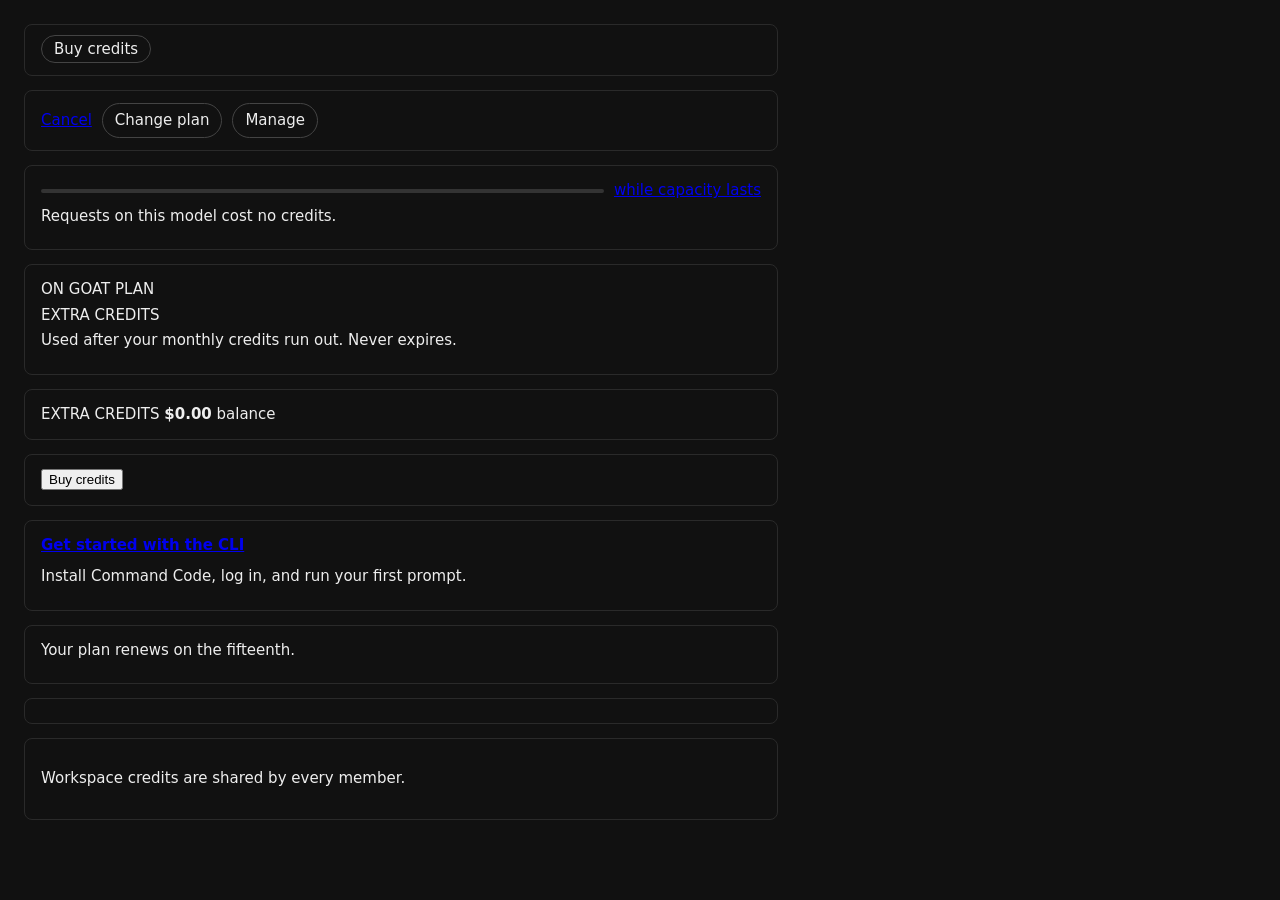
<file: tests/fixture-skips.html>
<!doctype html>
<html lang="en">
<head>
<meta charset="utf-8" />
<title>Which shapes get skipped</title>
<style>
  body { margin: 24px; background: #111; color: #eee;
    font: 15px/1.7 -apple-system, "Segoe UI", system-ui, sans-serif; }
  .card { border: 1px solid #2a2a2a; border-radius: 8px; padding: 12px 16px; margin: 0 0 14px; max-width: 720px; }
  .row { display: flex; gap: 10px; align-items: center; }
  a.btn { color: #eee; text-decoration: none; border: 1px solid #444; border-radius: 999px; padding: 4px 12px; }
  .use { flex: 1 1 auto; height: 4px; border-radius: 3px; background: #333; }
  h4 { margin: 0 0 6px; font-size: 15px; }
  p { margin: 0 0 8px; }
</style>
</head>
<body>

<!-- 1. one link alone inside a div -->
<div class="card" id="case1"><a href="#" class="btn">Buy credits</a></div>

<!-- 2. a row of links inside one div -->
<div class="card" id="case2">
  <div class="row"><a href="#">Cancel</a><a href="#" class="btn">Change plan</a><a href="#" class="btn">Manage</a></div>
</div>

<!-- 3. a div that has a block child and an inline link next to it -->
<div class="card" id="case3">
  <div class="row"><span class="use"></span><a href="#">while capacity lasts</a></div>
  <p>Requests on this model cost no credits.</p>
</div>

<!-- 4. a small badge span inside a div that also has block children -->
<div class="card" id="case4">
  <span>ON GOAT PLAN</span>
  <div class="row"><span>EXTRA CREDITS</span></div>
  <p>Used after your monthly credits run out. Never expires.</p>
</div>

<!-- 5. inline elements mixed with plain text in one div -->
<div class="card" id="case5"><div><span>EXTRA CREDITS</span> <b>$0.00</b> balance</div></div>

<!-- 6. a button -->
<div class="card" id="case6"><button>Buy credits</button></div>

<!-- 7. a link that is the heading of a card -->
<div class="card" id="case7"><h4><a href="#">Get started with the CLI</a></h4><p>Install Command Code, log in, and run your first prompt.</p></div>

<!-- 8. a block whose text the page replaces after we translated it -->
<div class="card" id="case8"><p id="rerender">Your plan renews on the fifteenth.</p></div>

<!-- 9. a block the page adds after the first pass -->
<div class="card" id="case9"></div>

<!-- 10. a component that keeps its text inside a shadow root -->
<div class="card" id="case10"><my-widget></my-widget></div>

<script>
  // A component library in miniature: the text lives in a shadow root, where a
  // plain document walk cannot see it.
  class MyWidget extends HTMLElement {
    constructor() {
      super();
      const root = this.attachShadow({ mode: 'open' });
      root.innerHTML = '<p>Workspace credits are shared by every member.</p>';
    }
  }
  customElements.define('my-widget', MyWidget);
</script>

</body>
</html>
</file>
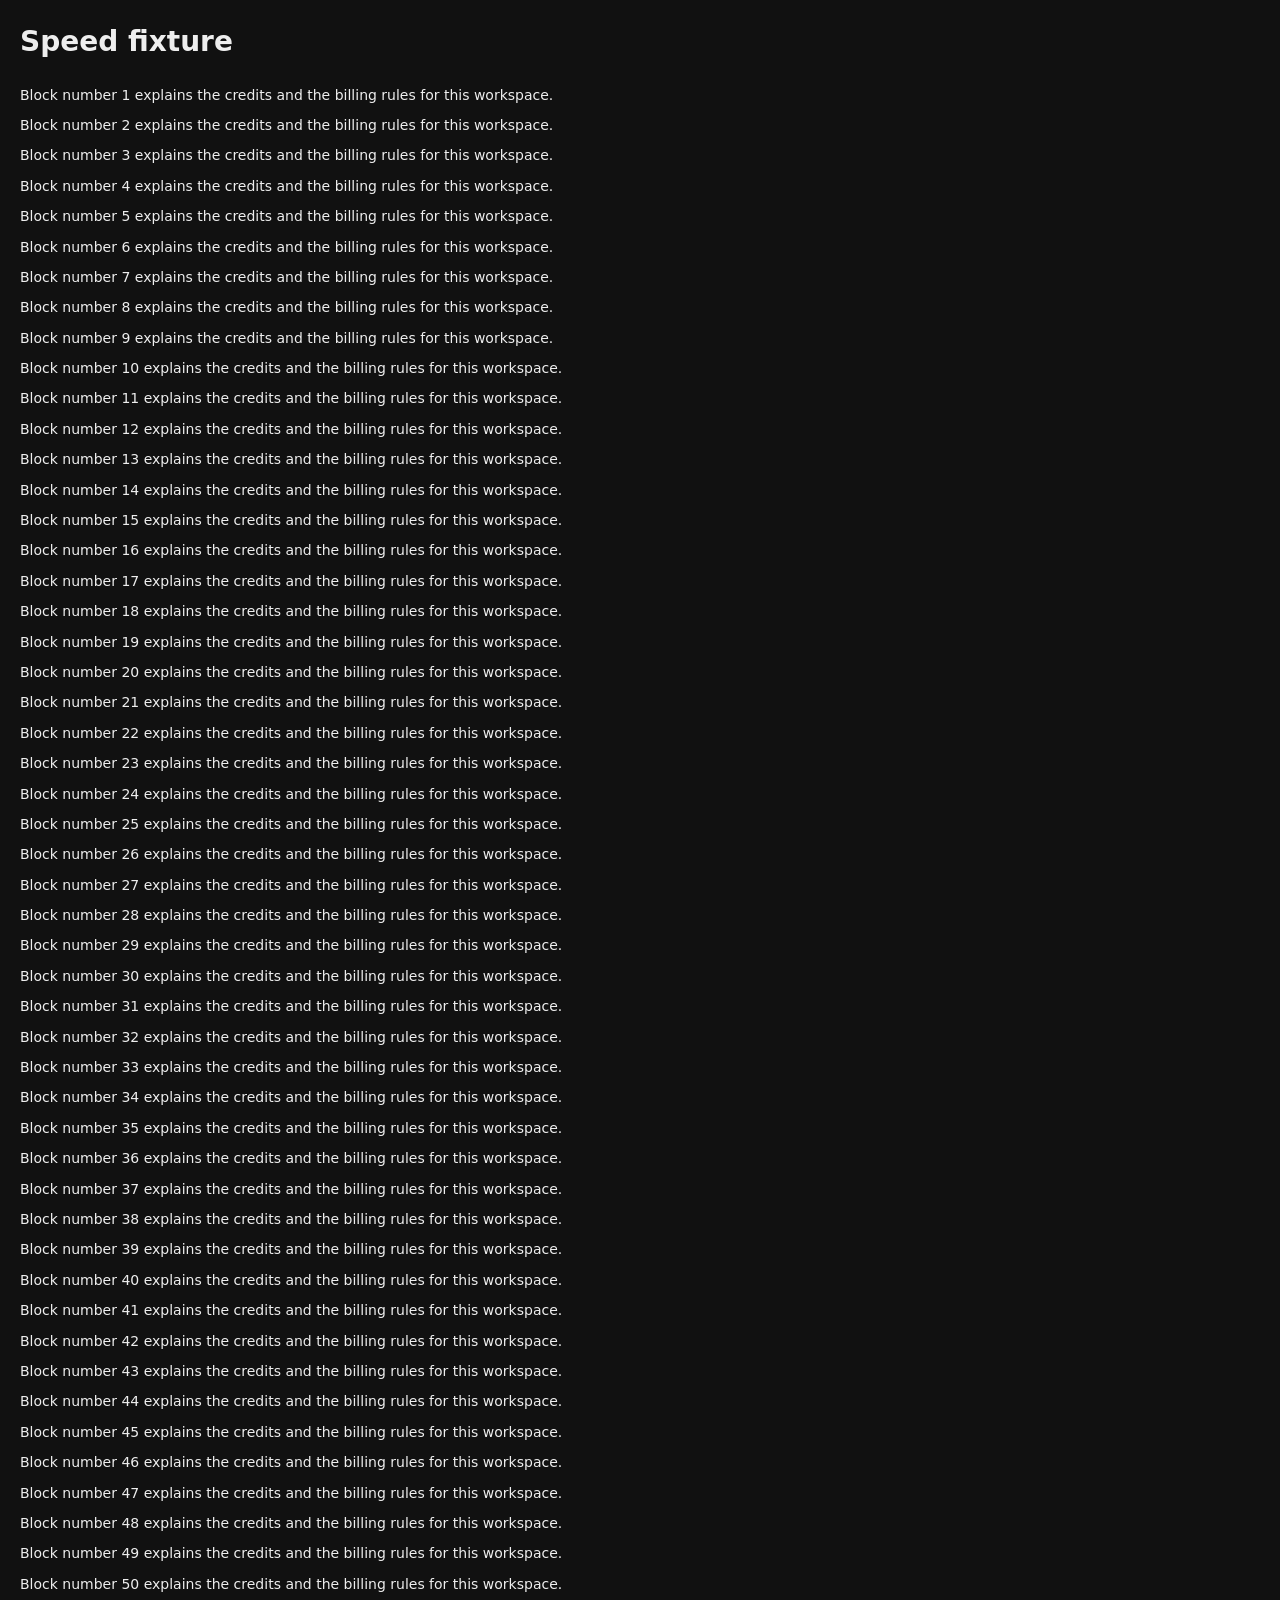
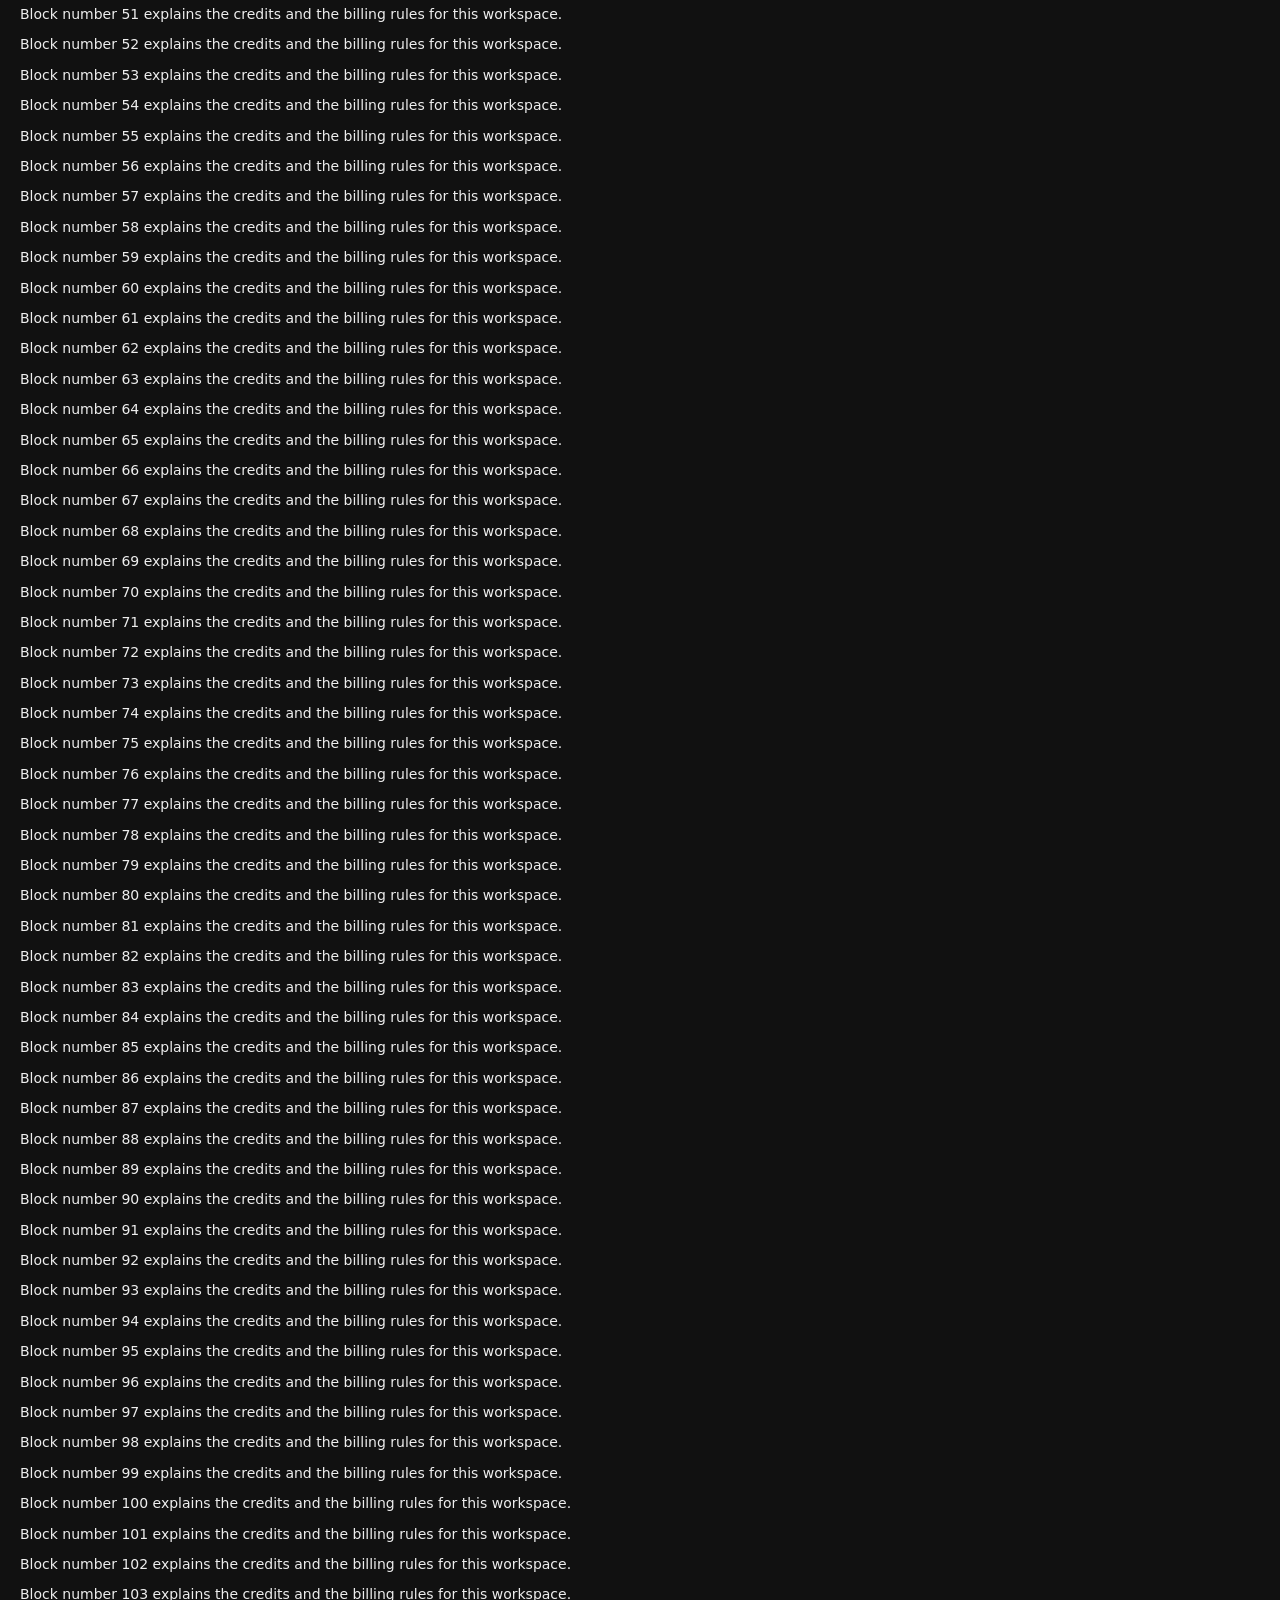
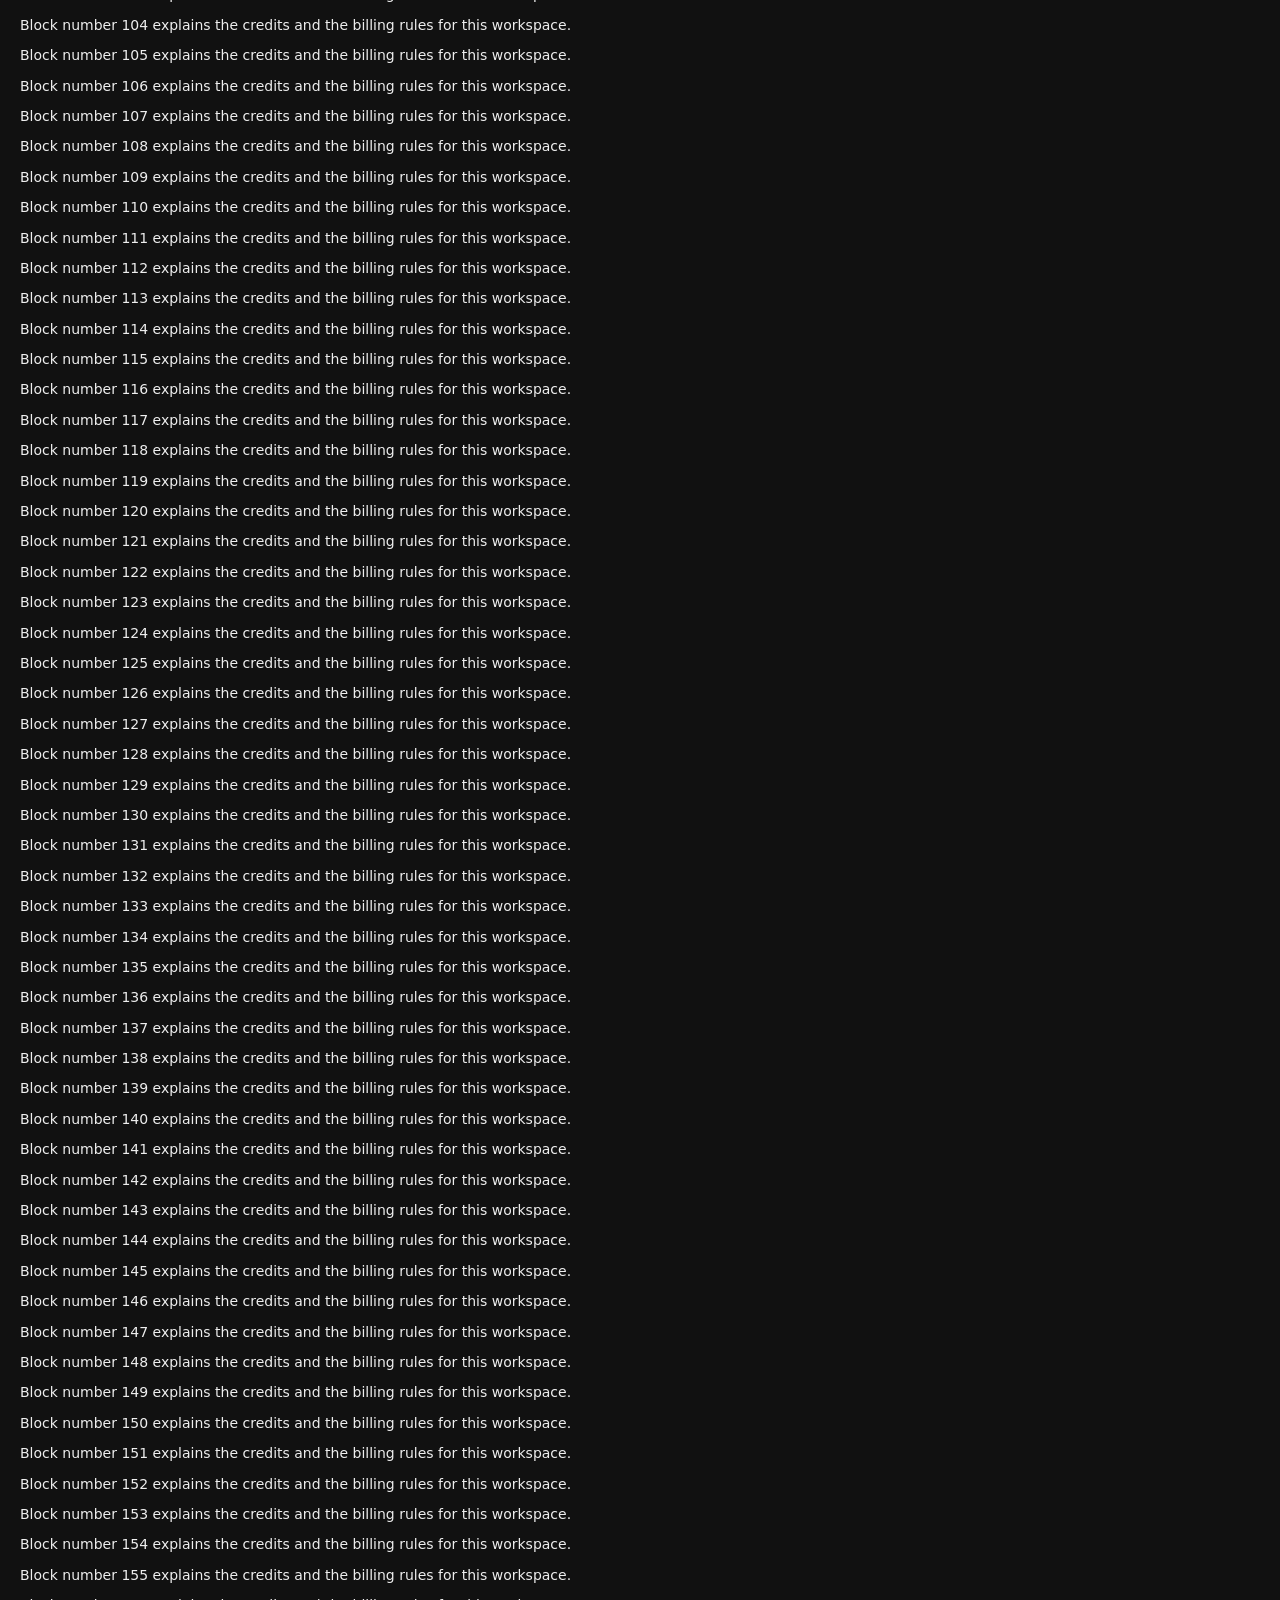
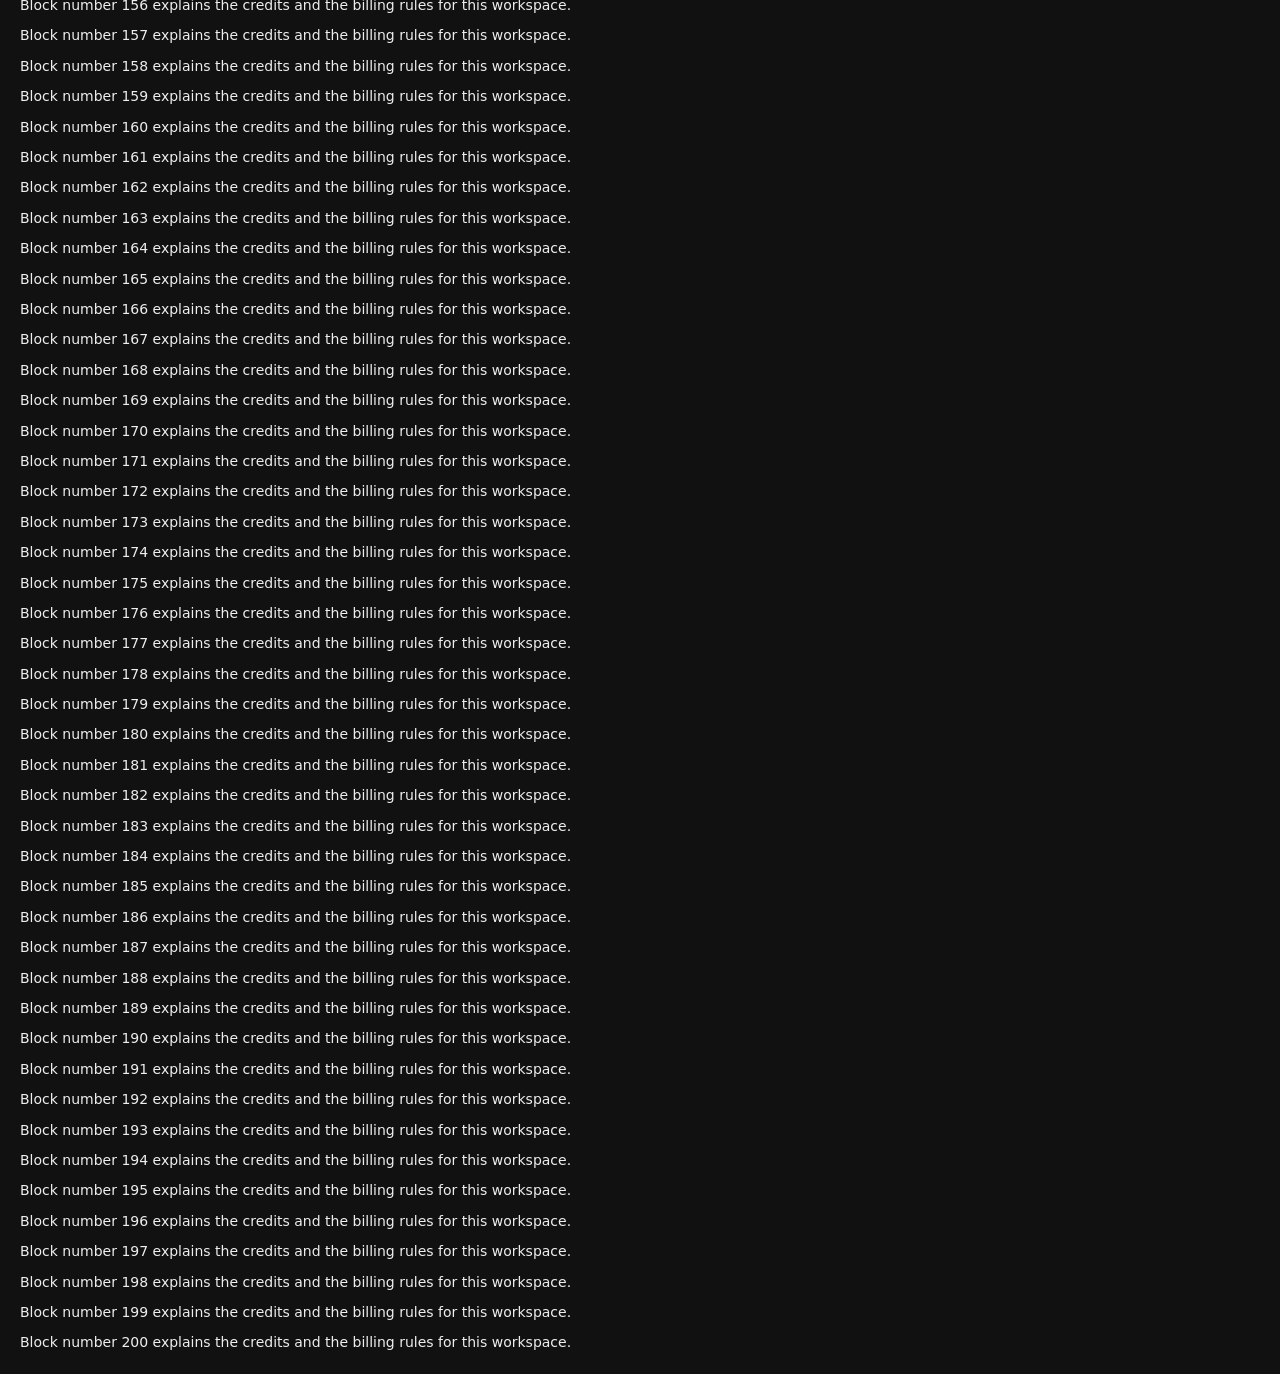
<file: tests/fixture-speed.html>
<!doctype html>
<html lang="en">
<head>
<meta charset="utf-8" />
<title>Speed fixture</title>
<style>
  body { margin: 20px; background: #111; color: #eee;
    font: 14px/1.6 -apple-system, "Segoe UI", system-ui, sans-serif; }
  p { margin: 0 0 8px; max-width: 640px; }
</style>
</head>
<body>
<h1>Speed fixture</h1>
<div id="list"></div>
<script>
  /*
   * Built here rather than written out, so the count is easy to change. The
   * text is unique per block: a cache hit would otherwise hide the timing.
   */
  const COUNT = 200;
  const list = document.getElementById('list');
  const fragment = document.createDocumentFragment();
  for (let index = 1; index <= COUNT; index++) {
    const block = document.createElement('p');
    block.textContent = 'Block number ' + index + ' explains the credits and the billing rules for this workspace.';
    fragment.appendChild(block);
  }
  list.appendChild(fragment);
  window.__blocks = COUNT;
</script>
</body>
</html>
</file>
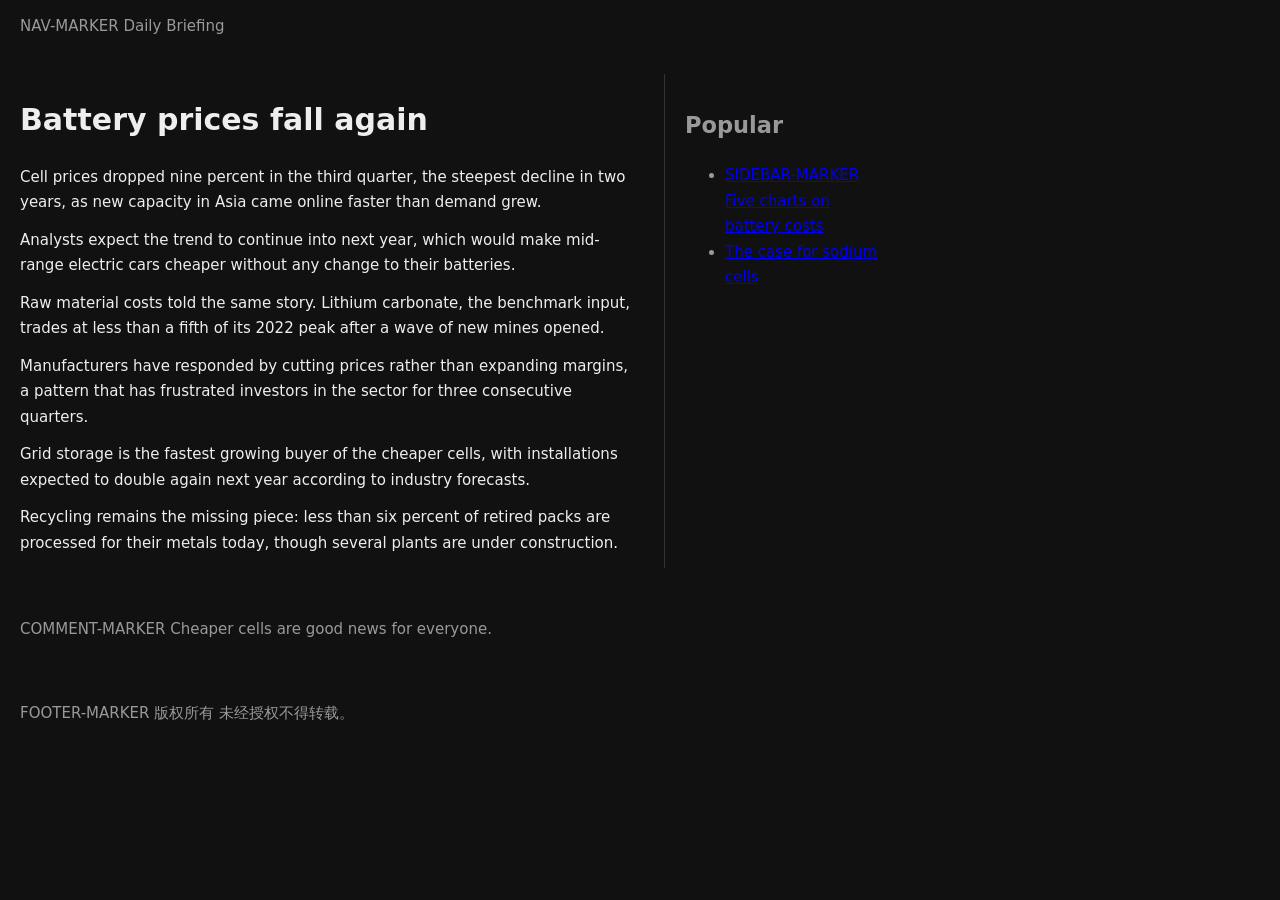
<file: tests/fixture-summary-plain.html>
<!doctype html>
<html lang="en">
<head>
<meta charset="utf-8" />
<title>Summary fixture (no article tag)</title>
<style>
  body { margin: 0; background: #111; color: #eee;
    font: 15px/1.7 -apple-system, "Segoe UI", system-ui, sans-serif; }
  header, footer, .sidebar, .comments { padding: 14px 20px; color: #999; }
  .layout { display: flex; gap: 24px; padding: 20px; }
  .column { flex: 1; max-width: 620px; }
  .sidebar { width: 200px; border-left: 1px solid #333; }
  .column p { margin: 0 0 12px; }
</style>
</head>
<body>
<header class="site-header"><span>NAV-MARKER Daily Briefing</span></header>

<div class="layout">
  <div class="column" id="story">
    <h1>Battery prices fall again</h1>
    <p>Cell prices dropped nine percent in the third quarter, the steepest decline in two years, as new capacity in Asia came online faster than demand grew.</p>
    <p>Analysts expect the trend to continue into next year, which would make mid-range electric cars cheaper without any change to their batteries.</p>
    <p>Raw material costs told the same story. Lithium carbonate, the benchmark input, trades at less than a fifth of its 2022 peak after a wave of new mines opened.</p>
    <p>Manufacturers have responded by cutting prices rather than expanding margins, a pattern that has frustrated investors in the sector for three consecutive quarters.</p>
    <p>Grid storage is the fastest growing buyer of the cheaper cells, with installations expected to double again next year according to industry forecasts.</p>
    <p>Recycling remains the missing piece: less than six percent of retired packs are processed for their metals today, though several plants are under construction.</p>
  </div>
  <div class="sidebar">
    <h2>Popular</h2>
    <ul>
      <li><a href="#1">SIDEBAR-MARKER Five charts on battery costs</a></li>
      <li><a href="#2">The case for sodium cells</a></li>
    </ul>
  </div>
</div>

<div class="comments">
  <p>COMMENT-MARKER Cheaper cells are good news for everyone.</p>
</div>

<footer class="site-footer"><p>FOOTER-MARKER 版权所有 未经授权不得转载。</p></footer>
</body>
</html>
</file>
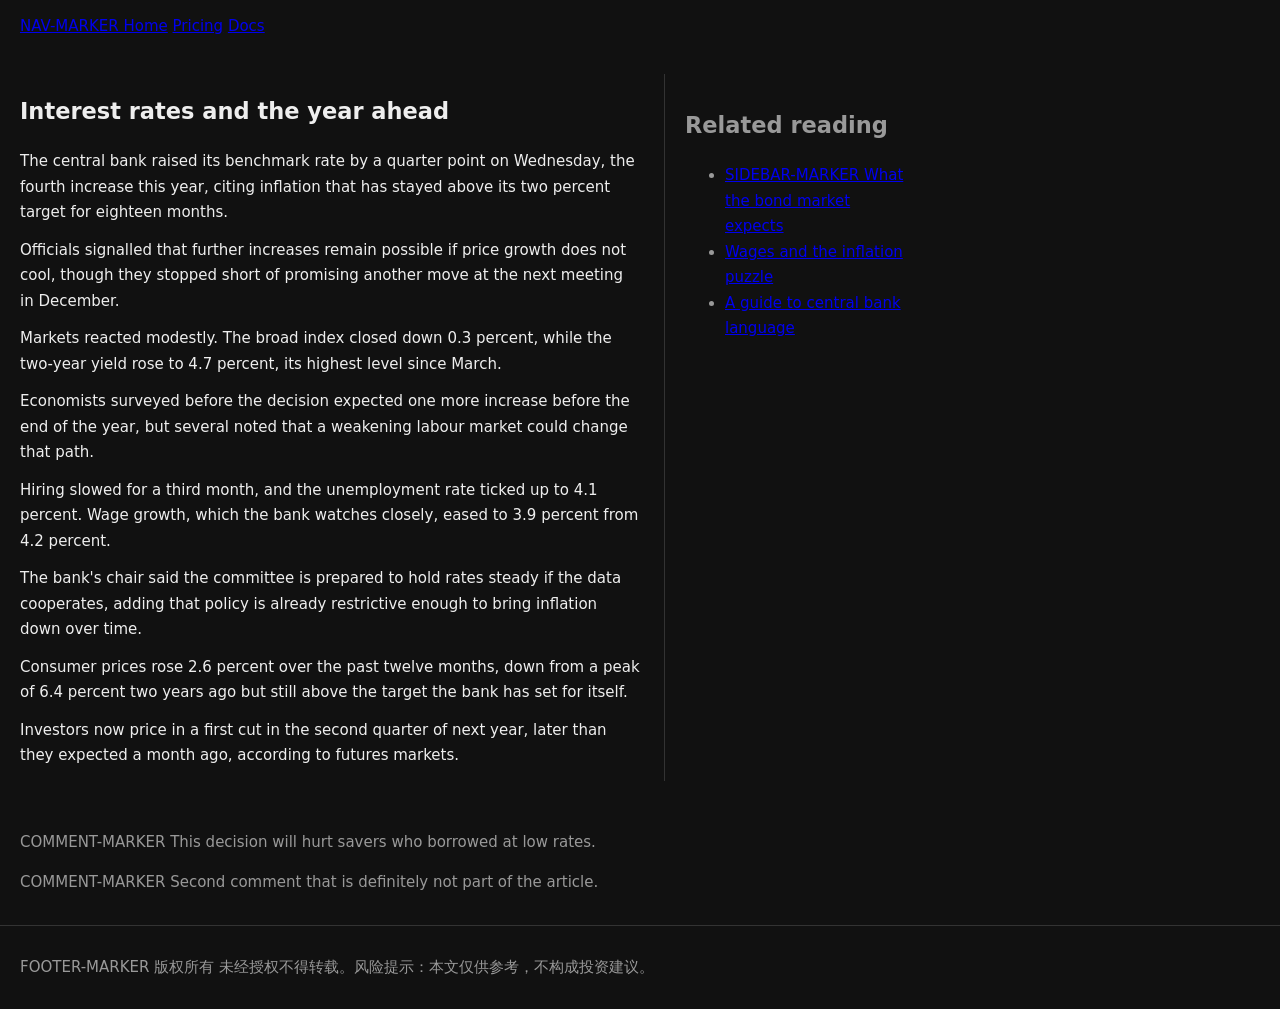
<file: tests/fixture-summary.html>
<!doctype html>
<html lang="en">
<head>
<meta charset="utf-8" />
<title>Summary fixture</title>
<style>
  body { margin: 0; background: #111; color: #eee;
    font: 15px/1.7 -apple-system, "Segoe UI", system-ui, sans-serif; }
  header, footer, aside, .comments { padding: 14px 20px; color: #999; }
  .layout { display: flex; gap: 24px; padding: 20px; }
  main { flex: 1; max-width: 620px; }
  aside { width: 220px; border-left: 1px solid #333; }
  article p { margin: 0 0 12px; }
  footer { border-top: 1px solid #333; }
</style>
</head>
<body>
<header class="site-header">
  <nav class="site-nav"><a href="#home">NAV-MARKER Home</a> <a href="#pricing">Pricing</a> <a href="#docs">Docs</a></nav>
</header>

<div class="layout">
  <main>
    <article class="post-content">
      <h1>Interest rates and the year ahead</h1>
      <p>The central bank raised its benchmark rate by a quarter point on Wednesday, the fourth increase this year, citing inflation that has stayed above its two percent target for eighteen months.</p>
      <p>Officials signalled that further increases remain possible if price growth does not cool, though they stopped short of promising another move at the next meeting in December.</p>
      <p>Markets reacted modestly. The broad index closed down 0.3 percent, while the two-year yield rose to 4.7 percent, its highest level since March.</p>
      <p>Economists surveyed before the decision expected one more increase before the end of the year, but several noted that a weakening labour market could change that path.</p>
      <p>Hiring slowed for a third month, and the unemployment rate ticked up to 4.1 percent. Wage growth, which the bank watches closely, eased to 3.9 percent from 4.2 percent.</p>
      <p>The bank's chair said the committee is prepared to hold rates steady if the data cooperates, adding that policy is already restrictive enough to bring inflation down over time.</p>
      <p>Consumer prices rose 2.6 percent over the past twelve months, down from a peak of 6.4 percent two years ago but still above the target the bank has set for itself.</p>
      <p>Investors now price in a first cut in the second quarter of next year, later than they expected a month ago, according to futures markets.</p>
    </article>
  </main>
  <aside class="sidebar">
    <h2>Related reading</h2>
    <ul>
      <li><a href="#a">SIDEBAR-MARKER What the bond market expects</a></li>
      <li><a href="#b">Wages and the inflation puzzle</a></li>
      <li><a href="#c">A guide to central bank language</a></li>
    </ul>
  </aside>
</div>

<div class="comments">
  <p>COMMENT-MARKER This decision will hurt savers who borrowed at low rates.</p>
  <p>COMMENT-MARKER Second comment that is definitely not part of the article.</p>
</div>

<footer class="site-footer">
  <p>FOOTER-MARKER 版权所有 未经授权不得转载。风险提示：本文仅供参考，不构成投资建议。</p>
</footer>
</body>
</html>
</file>
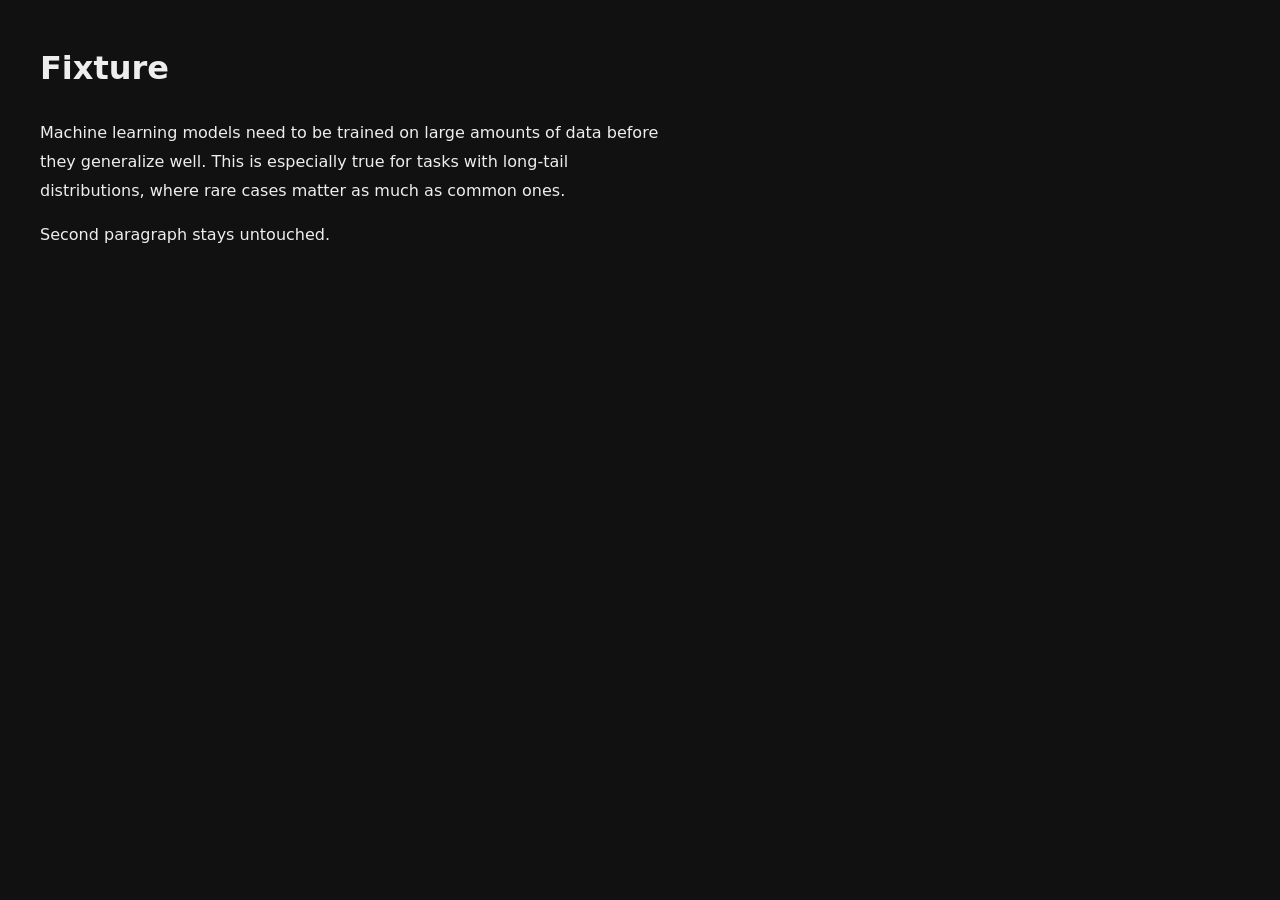
<file: tests/fixture.html>
<!doctype html>
<html lang="en">
<head>
<meta charset="utf-8" />
<title>Translation fixture</title>
<style>
  body { margin: 40px; background: #111; color: #eee;
    font: 16px/1.8 -apple-system, "Segoe UI", system-ui, sans-serif; }
  p { max-width: 620px; }
</style>
</head>
<body>
<h1>Fixture</h1>
<p id="target">Machine learning models need to be trained on large amounts of
data before they generalize well. This is especially true for tasks with
long-tail distributions, where rare cases matter as much as common ones.</p>
<p>Second paragraph stays untouched.</p>
</body>
</html>
</file>
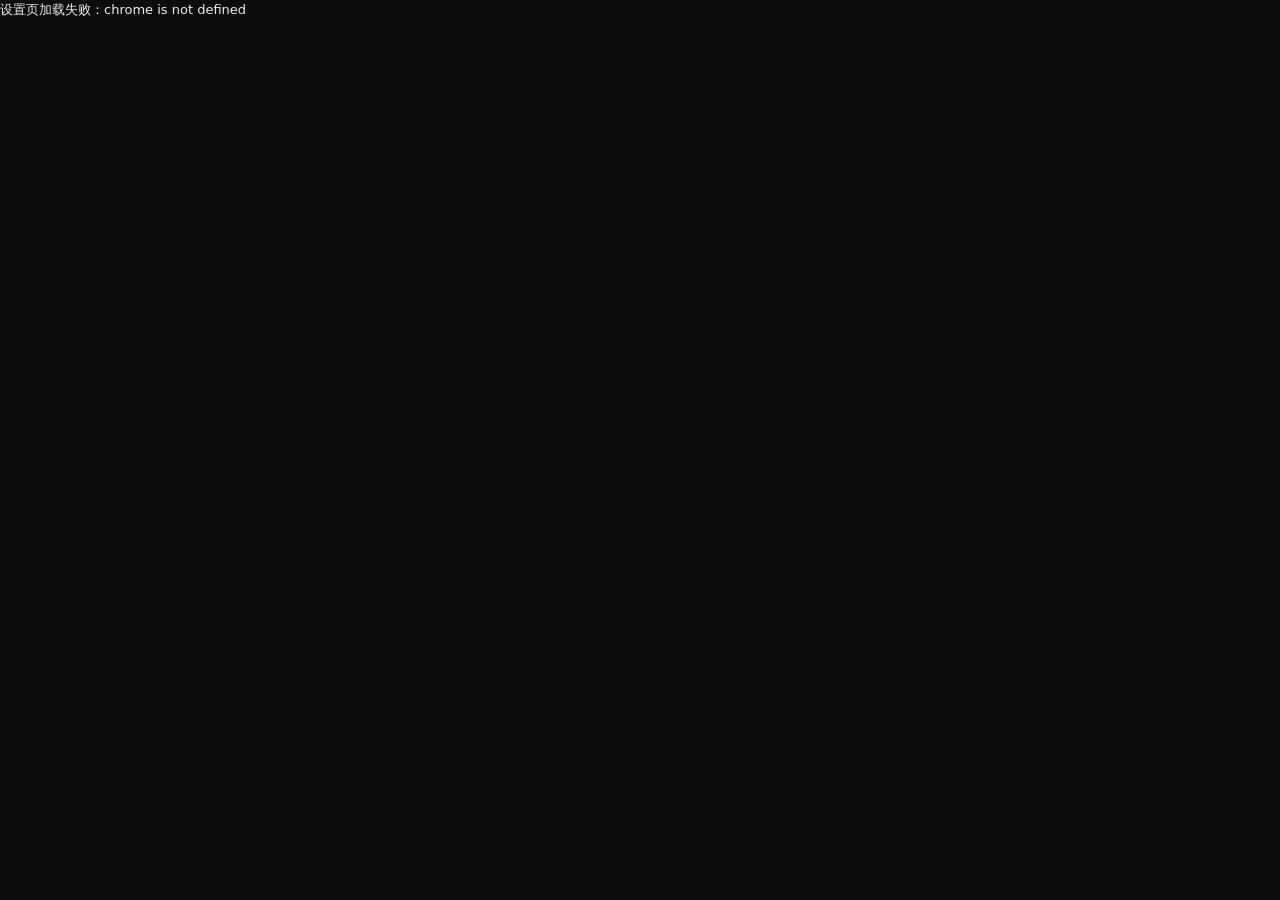
<file: translate/options.html>
<!doctype html>
<html lang="zh-CN">
<head>
<meta charset="utf-8" />
<title>网页翻译设置</title>
<link rel="stylesheet" href="options.css" />
<link rel="stylesheet" href="../bookmarks/panel.css" />
</head>
<body>
<div class="app">
  <nav class="nav">
    <div class="group">网页翻译</div>
    <button class="item on" data-pane="models"><span class="ico" data-icon="globe"></span>模型</button>
    <button class="item" data-pane="display"><span class="ico" data-icon="sliders"></span>语言与显示</button>
    <button class="item" data-pane="glossary"><span class="ico" data-icon="book"></span>术语表</button>
    <button class="item" data-pane="subtitle"><span class="ico" data-icon="captions"></span>视频字幕</button>
    <button class="item" data-pane="sites"><span class="ico" data-icon="list"></span>站点规则</button>
    <div class="group">书签</div>
    <button class="item" data-pane="bookmarks"><span class="ico" data-icon="bookmark"></span>书签整理</button>
    <div class="group">外观</div>
    <button class="item" data-pane="darkmode"><span class="ico" data-icon="moon"></span>暗色模式</button>
  </nav>

  <main class="pane">
    <section class="view" id="view-models">
      <h1>模型</h1>
      <p class="desc">和 Codex 的对话模型互相独立，点卡片切换。在用的一档连不上时按下面的顺序自动换下一个，拖左侧把手改顺序。</p>
      <div id="modelList" class="cards" role="radiogroup" aria-label="翻译用的模型"></div>
      <button id="addModel" class="btn ghost"><span class="ico" data-icon="plus"></span>添加模型</button>

      <div class="row toggle-row">
        <div class="label">
          <b>翻译时关闭思考</b>
          <span>请求会带上关闭推理的参数，快一些</span>
        </div>
        <button id="disableThinking" class="switch" role="switch" aria-checked="true"><i></i></button>
      </div>
      <p class="note">网关报错说不认识这些参数时，关掉即可。</p>
    </section>

    <section class="view" id="view-display" hidden>
      <h1>语言与显示</h1>
      <p class="desc">决定翻成什么语言、以及译文怎么呈现。</p>

      <div class="row">
        <div class="label"><b>目标语言</b><span>划词与整页共用</span></div>
        <select id="targetLang"></select>
      </div>

      <div class="row">
        <div class="label"><b>显示方式</b><span>整页翻译时生效</span></div>
        <div class="seg" id="displayMode">
          <button data-value="bilingual" class="on">双语对照</button>
          <button data-value="replace">仅译文</button>
        </div>
      </div>

      <div class="row">
        <div class="label"><b>划词自动翻译</b><span>选中即翻译，不用再点一下</span></div>
        <button id="autoSelection" class="switch" role="switch" aria-checked="true"><i></i></button>
      </div>

    </section>

    <section class="view" id="view-glossary" hidden>
      <h1>术语表</h1>
      <p class="desc">命中的词条强制使用指定译法；原文与译法相同的（如 ChatGPT）保持原文不翻译。</p>
      <table class="grid-table">
        <thead><tr><th style="width:42%">原文</th><th>译法</th><th style="width:70px"></th></tr></thead>
        <tbody id="glossaryBody"></tbody>
      </table>
      <div class="btnrow">
        <button id="addTerm" class="btn ghost"><span class="ico" data-icon="plus"></span>新增</button>
        <button id="importGlossary" class="btn ghost">导入 CSV</button>
        <button id="exportGlossary" class="btn ghost">导出</button>
      </div>
      <p class="note">CSV 两列（原文、译法），UTF-8；只含自建词条。</p>
    </section>

    <section class="view" id="view-subtitle" hidden>
      <h1>视频字幕</h1>
      <p class="desc">播放器的字幕自动翻译，译文替换掉原本的那行。</p>

      <div class="row">
        <div class="label"><b>翻译字幕</b><span>有字幕才翻</span></div>
        <button id="subtitleEnabled" class="switch" role="switch" aria-checked="true"><i></i></button>
      </div>

      <div class="row">
        <div class="label"><b>字幕模型</b><span>可以单独选一个更快的</span></div>
        <select id="subtitleModel"></select>
      </div>

      <div class="row">
        <div class="label"><b>字幕字号</b></div>
        <div class="seg" id="subtitleFontSize">
          <button data-value="16">小</button>
          <button data-value="20" class="on">中</button>
          <button data-value="26">大</button>
        </div>
      </div>

      <div class="row">
        <div class="label"><b>字幕位置</b><span>下方或上方</span></div>
        <div class="seg" id="subtitlePosition">
          <button data-value="bottom" class="on">底部</button>
          <button data-value="top">顶部</button>
        </div>
      </div>

      <div class="row">
        <div class="label"><b>最多行数</b><span>超了就压缩</span></div>
        <div class="seg" id="subtitleMaxLines">
          <button data-value="1">1 行</button>
          <button data-value="2" class="on">2 行</button>
          <button data-value="3">3 行</button>
        </div>
      </div>

    </section>

    <section class="view" id="view-sites" hidden>
      <h1>站点规则</h1>
      <p class="desc">整页翻译默认对所有网站生效，这里只用来排除例外。</p>

      <div class="row">
        <div class="label"><b>整页自动翻译</b><span>所有网站都自动翻整页</span></div>
        <button id="autoTranslateAll" class="switch" role="switch" aria-checked="true"><i></i></button>
      </div>

      <div class="row">
        <div class="label"><b>排除的站点</b><span>不自动翻译，也不显示划词气泡</span></div>
        <span class="tag" id="blockedSiteCount">0 个</span>
      </div>
      <div class="sitelist" id="blockedSites"></div>

      <div class="row">
        <div class="label"><b>翻译缓存</b><span>重复内容不再重复调用模型</span></div>
        <button id="clearCache" class="btn ghost">清空缓存</button>
      </div>
    </section>

    <section class="view" id="view-darkmode" hidden>
      <h1>暗色模式</h1>
      <p class="desc">Darkling 引擎：重写站点样式表，处理不了的页面退回滤镜。开启后对所有网站生效，黑名单除外。</p>

      <div class="row toggle-row">
        <div class="label"><b>启用暗色模式</b><span>关掉立刻恢复原样</span></div>
        <button id="darklingEnabled" class="switch" role="switch" aria-checked="false"><i></i></button>
      </div>

      <div class="row">
        <div class="label"><b>黑名单</b><span>这些网站不启用暗色</span></div>
        <span class="tag" id="darklingBlacklistCount">0 个</span>
      </div>
      <div class="sitelist" id="darklingBlacklist"></div>
      <p class="note">输入域名回车添加；也可以在网页上右键「添加到暗色模式黑名单」。</p>
    </section>

    <section class="view" id="view-bookmarks" hidden>
      <h1>书签整理</h1>
      <p class="desc">按收藏栏的文件夹归类、清重复，动手前先给预览。</p>

      <div class="bm-stats">
        <div class="bm-stat"><b id="bmBarCount">—</b><span>书签</span></div>
        <div class="bm-stat"><b id="bmCategoryCount">—</b><span>文件夹</span></div>
        <div class="bm-stat"><b id="bmLastRun">—</b><span>上次整理</span></div>
      </div>

      <div class="row">
        <div class="label"><b>书签模型</b><span>默认跟随主模型</span></div>
        <select id="bmModel"></select>
      </div>
      <p class="bm-meta bm-taxonomy" id="bmCategories"></p>

      <div class="bm-block">
        <div class="bm-block-head">
          <span class="ico" data-icon="sparkles"></span>
          <h3>一键整理</h3>
        </div>
        <div class="bm-line">
          <div class="label"><b>已归类的书签</b></div>
          <input type="checkbox" id="bmMoveClassified" checked />
        </div>
        <div class="bm-line">
          <div class="label"><b>同时精简所有书签名称</b><span>覆盖所有文件夹，先预览再确认</span></div>
          <input type="checkbox" id="bmOrganizeRename" checked />
        </div>
        <div class="bm-instruction">
          <label class="bm-instruction-label" for="bmOrganizeInstruction">
            <b>本次整理要求（可选）</b>
            <span>仅对本次整理生效；留空时按原有规则整理</span>
          </label>
          <textarea id="bmOrganizeInstruction" rows="3" placeholder="例如：删除 2024-01-01 之后添加的书签，仅保留此前添加的书签"></textarea>
        </div>
        <div class="bm-line">
          <div class="label"><b>整理收藏栏</b></div>
          <button id="bmOrganize" class="btn primary">开始整理</button>
        </div>
        <div class="bm-progress" id="bmProgressBox" hidden>
          <div class="bm-bar"><i id="bmProgressBar"></i></div>
          <p class="bm-meta" id="bmProgress"></p>
        </div>
        <p class="result" id="bmResult" hidden></p>
        <div id="bmPreview" hidden>
          <div class="bm-preview-head">
            <h4>整理预览</h4>
            <span class="bm-meta" id="bmPreviewStats"></span>
          </div>
          <div class="bm-tree" id="bmTree"></div>
          <div class="bm-custom-delete" id="bmRenameSection" hidden>
            <div class="bm-preview-head bm-custom-delete-head">
              <h4>精简名称预览</h4>
              <span class="bm-meta" id="bmRenameStats"></span>
            </div>
            <div class="bm-list bm-rename-list" id="bmRenameList"></div>
            <p class="bm-meta" id="bmRenameWarning" hidden></p>
          </div>
          <div class="bm-custom-delete" id="bmCustomDeleteSection" hidden>
            <div class="bm-preview-head bm-custom-delete-head">
              <h4>按本次要求删除</h4>
              <span class="bm-meta" id="bmCustomDeleteStats"></span>
            </div>
            <div class="bm-list" id="bmCustomDeleteList"></div>
          </div>
          <div class="btnrow bm-actions">
            <button id="bmApply" class="btn primary">确认应用</button>
            <button id="bmCancelOrganize" class="btn ghost">取消</button>
          </div>
        </div>
      </div>

      <div class="bm-block">
        <div class="bm-block-head">
          <span class="ico" data-icon="copy"></span>
          <h3>重复检测</h3>
        </div>
        <div class="bm-line">
          <div class="label"><b>重复书签</b><span>链接或标题相同</span></div>
          <button id="bmDedupeScan" class="btn ghost">扫描</button>
        </div>
        <div class="bm-line" id="bmDedupeRow">
          <div class="label"><b>找到的重复项</b><span>每组留名字最全的</span></div>
          <span class="ctl">
            <button id="bmDedupeRemove" class="btn primary" disabled>删除重复</button>
            <button id="bmDedupeCancel" class="btn ghost" disabled>取消</button>
          </span>
        </div>
        <p class="bm-meta bm-dup-stats" id="bmDedupeStats"></p>
        <div class="bm-list" id="bmDedupeList"></div>
      </div>

      <div class="bm-block">
        <div class="bm-block-head">
          <span class="ico" data-icon="clock"></span>
          <h3>自动</h3>
        </div>
        <div class="bm-line">
          <div class="label"><b>新书签自动分类</b></div>
          <button id="bmAutoClassify" class="switch" role="switch" aria-checked="false"><i></i></button>
        </div>
        <div class="bm-line">
          <div class="label"><b>新书签自动精简名称</b><span>保存 2 秒后自动处理</span></div>
          <button id="bmAutoRename" class="switch" role="switch" aria-checked="false"><i></i></button>
        </div>
        <div class="bm-line">
          <div class="label"><b>定时去重</b></div>
          <button id="bmAutoDedupe" class="switch" role="switch" aria-checked="false"><i></i></button>
        </div>
        <div class="bm-line" id="bmIntervalRow" hidden>
          <div class="label"><b>扫描频率</b></div>
          <select id="bmInterval">
            <option value="1">每小时</option>
            <option value="6">每 6 小时</option>
            <option value="24">每天</option>
            <option value="168">每周</option>
          </select>
        </div>
      </div>

      <p class="bm-meta bm-log" id="bmLastOrganize" hidden></p>
      <p class="bm-meta bm-log" id="bmLastAutoClassify" hidden></p>
      <p class="bm-meta bm-log" id="bmLastAutoRename" hidden></p>
      <p class="bm-meta bm-log" id="bmLastAutoDedupe" hidden></p>
    </section>
  </main>
</div>

<div class="modal" id="modelModal" hidden>
  <div class="sheet">
    <h2 id="modalTitle">添加模型</h2>
    <div class="seg wide" id="modelKind">
      <button data-value="local">本地模型</button>
      <button data-value="cloud" class="on">云端模型</button>
    </div>

    <div id="localFields" hidden>
      <label>模型服务<select id="fieldService"></select></label>
      <label id="localBaseUrlRow" hidden>服务地址<input id="fieldLocalBaseUrl" type="text" placeholder="http://127.0.0.1:11434/v1" /></label>
      <label>模型<select id="fieldLocalModel"></select></label>
      <p class="note" id="localModelHint">选好服务后会自动读取本机已有的模型。</p>
    </div>

    <div id="cloudFields">
      <label>服务<select id="fieldCloudService"></select></label>

      <div id="cloudPresetFields">
        <label>API Key<input id="fieldCloudKey" type="password" placeholder="sk-..." /></label>
        <label>模型<select id="fieldCloudModel"></select></label>
        <p class="note" id="cloudModelHint">填好 API Key 后会自动读取这个服务可用的模型。</p>
      </div>

      <div id="cloudCustomFields" hidden>
        <label>模型名称<input id="fieldName" type="text" placeholder="例如：我的模型" /></label>
        <label>Base URL<input id="fieldBaseUrl" type="text" placeholder="https://api.example.com/v1" /></label>
        <label>API Key<input id="fieldApiKey" type="password" placeholder="sk-..." /></label>
        <label>模型 ID<input id="fieldModel" type="text" placeholder="deepseek-chat" /></label>
      </div>

      <!-- Which API this endpoint speaks. Picked by hand, taken literally:
           whatever is selected here is the only route this model is sent to. -->
      <label>接口
        <select id="fieldDialect">
          <option value="chat">Chat Completions</option>
          <option value="messages">Messages（Anthropic）</option>
          <option value="responses">Responses（OpenAI）</option>
        </select>
      </label>
    </div>

    <p class="result" id="testResult" hidden></p>
    <div class="modal-foot">
      <button id="testModel" class="btn ghost">测试连接</button>
      <span class="spacer"></span>
      <button id="cancelModel" class="btn ghost">取消</button>
      <button id="saveModel" class="btn primary">保存</button>
    </div>
  </div>
</div>

<script src="settings.js"></script>
<script src="options.js"></script>
<script src="../bookmarks/panel.js"></script>
</body>
</html>
</file>
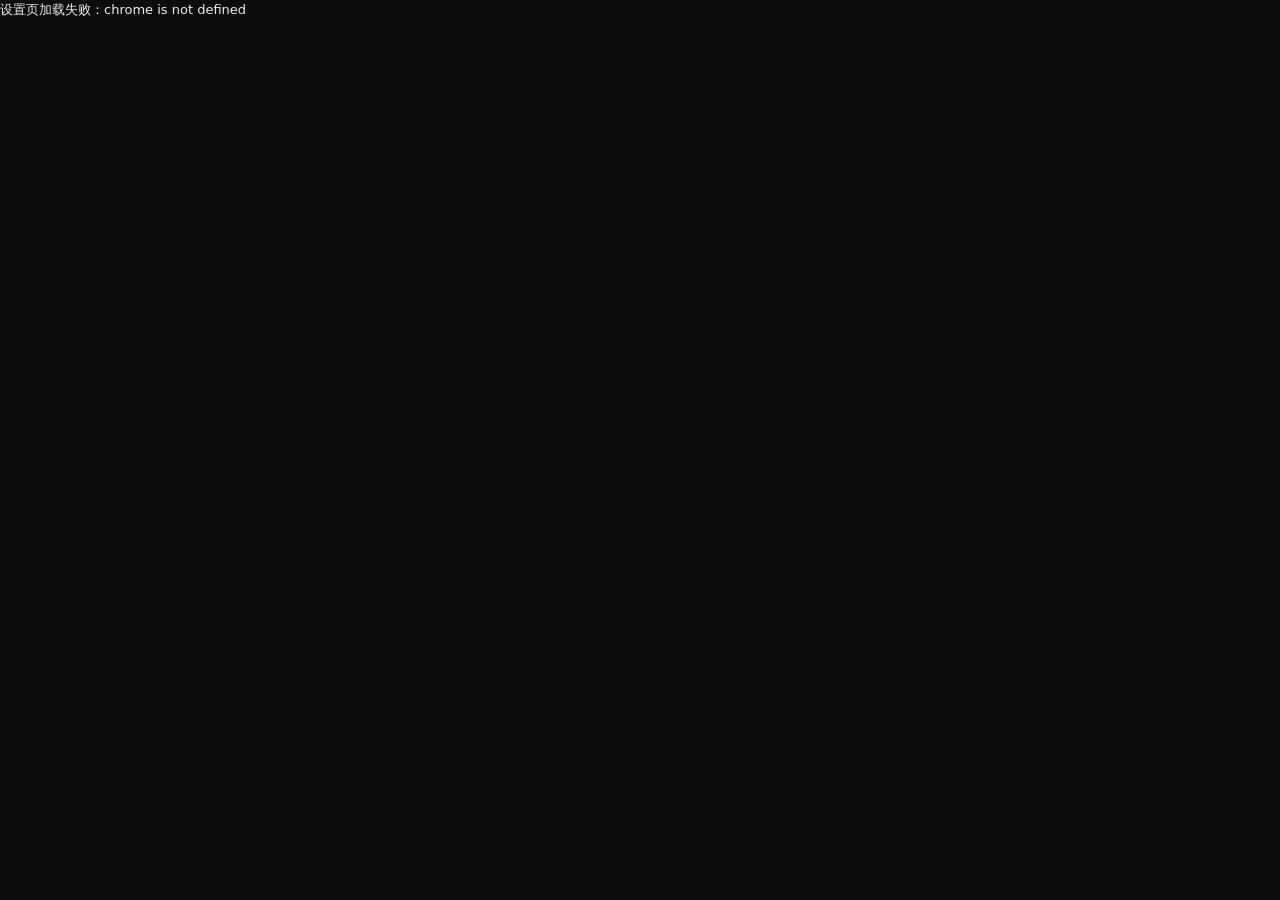
<file: translation-extension/options.html>
<!doctype html>
<html lang="zh-CN">
<head>
<meta charset="utf-8" />
<title>网页翻译设置</title>
<link rel="stylesheet" href="options.css" />
</head>
<body>
<div class="app">
  <nav class="nav">
    <div class="group">网页翻译</div>
    <button class="item on" data-pane="models"><span class="ico" data-icon="globe"></span>模型</button>
    <button class="item" data-pane="display"><span class="ico" data-icon="sliders"></span>语言与显示</button>
    <button class="item" data-pane="glossary"><span class="ico" data-icon="book"></span>术语表</button>
    <button class="item" data-pane="subtitle"><span class="ico" data-icon="captions"></span>视频字幕</button>
    <button class="item" data-pane="sites"><span class="ico" data-icon="list"></span>站点规则</button>
  </nav>

  <main class="pane">
    <section class="view" id="view-models">
      <h1>模型</h1>
      <p class="desc">为翻译单独配置模型。当前模型连不上时会按下面的顺序自动切换，拖动卡片左侧把手可调整顺序。</p>
      <div id="modelList" class="cards" role="radiogroup" aria-label="翻译用的模型"></div>
      <button id="addModel" class="btn ghost"><span class="ico" data-icon="plus"></span>添加模型</button>

      <div class="row toggle-row">
        <div class="label">
          <b>翻译时关闭思考</b>
          <span>请求会带上关闭推理的参数，快一些</span>
        </div>
        <button id="disableThinking" class="switch" role="switch" aria-checked="true"><i></i></button>
      </div>
      <p class="note">网关报错说不认识这些参数时，关掉即可。</p>
    </section>

    <section class="view" id="view-display" hidden>
      <h1>语言与显示</h1>
      <p class="desc">决定翻成什么语言、以及译文怎么呈现。</p>

      <div class="row">
        <div class="label"><b>目标语言</b><span>划词与整页共用</span></div>
        <select id="targetLang"></select>
      </div>

      <div class="row">
        <div class="label"><b>显示方式</b><span>整页翻译时生效</span></div>
        <div class="seg" id="displayMode">
          <button data-value="bilingual" class="on">双语对照</button>
          <button data-value="replace">仅译文</button>
        </div>
      </div>

      <div class="row">
        <div class="label"><b>划词自动翻译</b><span>选中即翻译，不用再点一下</span></div>
        <button id="autoSelection" class="switch" role="switch" aria-checked="true"><i></i></button>
      </div>

    </section>

    <section class="view" id="view-glossary" hidden>
      <h1>术语表</h1>
      <p class="desc">命中的词条强制使用指定译法；原文与译法相同的（如 ChatGPT）保持原文不翻译。</p>
      <table class="grid-table">
        <thead><tr><th style="width:42%">原文</th><th>译法</th><th style="width:70px"></th></tr></thead>
        <tbody id="glossaryBody"></tbody>
      </table>
      <div class="btnrow">
        <button id="addTerm" class="btn ghost"><span class="ico" data-icon="plus"></span>新增</button>
        <button id="importGlossary" class="btn ghost">导入 CSV</button>
        <button id="exportGlossary" class="btn ghost">导出</button>
      </div>
      <p class="note">CSV 两列（原文、译法），UTF-8；只含自建词条。</p>
    </section>

    <section class="view" id="view-subtitle" hidden>
      <h1>视频字幕</h1>
      <p class="desc">播放器的字幕自动翻译，译文替换掉原本的那行。</p>

      <div class="row">
        <div class="label"><b>翻译字幕</b><span>有字幕才翻</span></div>
        <button id="subtitleEnabled" class="switch" role="switch" aria-checked="true"><i></i></button>
      </div>

      <div class="row">
        <div class="label"><b>字幕模型</b><span>可以单独选一个更快的</span></div>
        <select id="subtitleModel"></select>
      </div>

      <div class="row">
        <div class="label"><b>字幕字号</b></div>
        <div class="seg" id="subtitleFontSize">
          <button data-value="16">小</button>
          <button data-value="20" class="on">中</button>
          <button data-value="26">大</button>
        </div>
      </div>

      <div class="row">
        <div class="label"><b>字幕位置</b><span>下方或上方</span></div>
        <div class="seg" id="subtitlePosition">
          <button data-value="bottom" class="on">底部</button>
          <button data-value="top">顶部</button>
        </div>
      </div>

      <div class="row">
        <div class="label"><b>最多行数</b><span>超了就压缩</span></div>
        <div class="seg" id="subtitleMaxLines">
          <button data-value="1">1 行</button>
          <button data-value="2" class="on">2 行</button>
          <button data-value="3">3 行</button>
        </div>
      </div>

    </section>

    <section class="view" id="view-sites" hidden>
      <h1>站点规则</h1>
      <p class="desc">整页翻译默认对所有网站生效，这里只用来排除例外。</p>

      <div class="row">
        <div class="label"><b>整页自动翻译</b><span>所有网站都自动翻整页</span></div>
        <button id="autoTranslateAll" class="switch" role="switch" aria-checked="true"><i></i></button>
      </div>

      <div class="row">
        <div class="label"><b>排除的站点</b><span>不自动翻译，也不显示划词气泡</span></div>
        <span class="tag" id="blockedSiteCount">0 个</span>
      </div>
      <div class="sitelist" id="blockedSites"></div>

      <div class="row">
        <div class="label"><b>翻译缓存</b><span>重复内容不再重复调用模型</span></div>
        <button id="clearCache" class="btn ghost">清空缓存</button>
      </div>
    </section>

    
  </main>
</div>

<div class="modal" id="modelModal" hidden>
  <div class="sheet">
    <h2 id="modalTitle">添加模型</h2>
    <div class="seg wide" id="modelKind">
      <button data-value="local">本地模型</button>
      <button data-value="cloud" class="on">云端模型</button>
    </div>

    <div id="localFields" hidden>
      <label>模型服务<select id="fieldService"></select></label>
      <label id="localBaseUrlRow" hidden>服务地址<input id="fieldLocalBaseUrl" type="text" placeholder="http://127.0.0.1:11434/v1" /></label>
      <label>模型<select id="fieldLocalModel"></select></label>
      <p class="note" id="localModelHint">选好服务后会自动读取本机已有的模型。</p>
    </div>

    <div id="cloudFields">
      <label>服务<select id="fieldCloudService"></select></label>

      <div id="cloudPresetFields">
        <label>API Key<input id="fieldCloudKey" type="password" placeholder="sk-..." /></label>
        <label>模型<select id="fieldCloudModel"></select></label>
        <p class="note" id="cloudModelHint">填好 API Key 后会自动读取这个服务可用的模型。</p>
      </div>

      <div id="cloudCustomFields" hidden>
        <label>模型名称<input id="fieldName" type="text" placeholder="例如：我的模型" /></label>
        <label>Base URL<input id="fieldBaseUrl" type="text" placeholder="https://api.example.com/v1" /></label>
        <label>API Key<input id="fieldApiKey" type="password" placeholder="sk-..." /></label>
        <label>模型 ID<input id="fieldModel" type="text" placeholder="deepseek-chat" /></label>
      </div>

      <!-- Which API this endpoint speaks. Picked by hand, taken literally:
           whatever is selected here is the only route this model is sent to. -->
      <label>接口
        <select id="fieldDialect">
          <option value="chat">Chat Completions</option>
          <option value="messages">Messages（Anthropic）</option>
          <option value="responses">Responses（OpenAI）</option>
        </select>
      </label>
    </div>

    <p class="result" id="testResult" hidden></p>
    <div class="modal-foot">
      <button id="testModel" class="btn ghost">测试连接</button>
      <span class="spacer"></span>
      <button id="cancelModel" class="btn ghost">取消</button>
      <button id="saveModel" class="btn primary">保存</button>
    </div>
  </div>
</div>

<script src="settings.js"></script>
<script src="options.js"></script>
</body>
</html>
</file>
<file: translate/options.css>
:root {
  --bg: #0d0d0d;
  --surface: #171717;
  --surface-2: #212121;
  --surface-3: #2f2f2f;
  --border: rgba(255, 255, 255, .08);
  --border-2: rgba(255, 255, 255, .14);
  --text: #ececec;
  --dim: #a3a3a3;
  --faint: #6f6f6f;
  --ink: #0d0d0d;
  --accent: #f5f5f5;
  --danger: #d98b8b;
  --radius: 12px;
  --radius-ctl: 8px;
  --pill: 999px;
}

* { box-sizing: border-box; }

/* Form controls do not inherit the page font on their own. */
input, select, textarea, button { font-family: inherit; }

body {
  margin: 0;
  background: var(--bg);
  color: var(--text);
  /* One face for the whole settings page: 微软雅黑 first so Chinese and Latin
     share the same glyphs instead of mixing two fonts in one line. */
  font: 13px/1.5 "Microsoft YaHei", "微软雅黑", "PingFang SC", "Noto Sans SC", system-ui, sans-serif;
  letter-spacing: 0;
}

.app {
  display: grid;
  grid-template-columns: 188px 1fr;
  min-height: 100vh;
}

.nav {
  border-right: 1px solid var(--border);
  background: #131313;
  padding: 16px 10px;
}

.nav .group {
  font-size: 11px;
  color: var(--faint);
  padding: 6px 10px 8px;
}

.nav .item {
  display: flex;
  align-items: center;
  gap: 9px;
  width: 100%;
  padding: 8px 10px;
  margin-bottom: 2px;
  border: 0;
  border-radius: var(--radius-ctl);
  background: transparent;
  color: var(--dim);
  font: inherit;
  text-align: left;
  cursor: pointer;
}

.nav .item:hover { background: #1c1c1c; color: var(--text); }
.nav .item.on { background: var(--surface-2); color: var(--text); }

.pane { padding: 28px 32px 48px; max-width: 720px; }

.view h1 { font-size: 19px; font-weight: 600; margin: 0 0 4px; }
.view .desc { margin: 0 0 20px; color: var(--faint); font-size: 12.5px; }

.ico {
  width: 15px; height: 15px; flex: none;
  background: currentColor;
  -webkit-mask-repeat: no-repeat; mask-repeat: no-repeat;
  -webkit-mask-position: center; mask-position: center;
  -webkit-mask-size: 15px 15px; mask-size: 15px 15px;
}

[data-icon="globe"] { -webkit-mask-image: url("icons/globe.svg"); mask-image: url("icons/globe.svg"); }
[data-icon="sliders"] { -webkit-mask-image: url("icons/sliders.svg"); mask-image: url("icons/sliders.svg"); }
[data-icon="book"] { -webkit-mask-image: url("icons/book.svg"); mask-image: url("icons/book.svg"); }
[data-icon="list"] { -webkit-mask-image: url("icons/list.svg"); mask-image: url("icons/list.svg"); }
[data-icon="captions"] { -webkit-mask-image: url("icons/captions.svg"); mask-image: url("icons/captions.svg"); }
[data-icon="plus"] { -webkit-mask-image: url("icons/plus.svg"); mask-image: url("icons/plus.svg"); }
[data-icon="bookmark"] { -webkit-mask-image: url("icons/bookmark.svg"); mask-image: url("icons/bookmark.svg"); }
[data-icon="sparkles"] { -webkit-mask-image: url("icons/sparkles.svg"); mask-image: url("icons/sparkles.svg"); }
[data-icon="copy"] { -webkit-mask-image: url("icons/copy.svg"); mask-image: url("icons/copy.svg"); }
[data-icon="clock"] { -webkit-mask-image: url("icons/clock.svg"); mask-image: url("icons/clock.svg"); }
[data-icon="folder"] { -webkit-mask-image: url("icons/folder.svg"); mask-image: url("icons/folder.svg"); }
[data-icon="grip"] { -webkit-mask-image: url("icons/grip.svg"); mask-image: url("icons/grip.svg"); }
[data-icon="moon"] { -webkit-mask-image: url("icons/moon.svg"); mask-image: url("icons/moon.svg"); }

.cards { display: flex; flex-direction: column; gap: 8px; margin-bottom: 12px; }

.card {
  display: flex;
  align-items: center;
  gap: 12px;
  padding: 12px;
  border: 1px solid var(--border);
  border-radius: var(--radius-ctl);
  background: #141414;
  cursor: pointer;
}

.card.on { border-color: var(--border-2); background: var(--surface-2); }
.card .name { font-size: 12.5px; font-weight: 500; }
.card .sub { font-size: 11.5px; color: var(--faint); }
.card .grow { flex: 1; min-width: 0; }

.tag {
  display: inline-flex;
  align-items: center;
  justify-content: center;
  /* One width for every card, so the model names line up in a single column. */
  min-width: 64px;
  font-size: 11px;
  padding: 2px 8px;
  border-radius: var(--pill);
  background: var(--surface-3);
  color: var(--dim);
  white-space: nowrap;
}

/* The badge is the "which model is in use" control, so the two states have to
 * be obvious at a glance and the inactive one has to look clickable. */
.tag.on {
  background: var(--accent);
  color: var(--ink);
  font-weight: 500;
}

.tag.action {
  border: 1px solid var(--border-2);
  background: transparent;
  color: var(--dim);
  font: inherit;
  font-size: 11px;
  cursor: pointer;
}

.tag.action:hover { color: var(--text); border-color: rgba(255, 255, 255, .28); }
.card.on { cursor: default; }

/*
 * The list order is the fallback order, so it is worth arranging by hand. Only
 * the handle starts a drag: without it, every click on a card would risk
 * becoming a drag instead of a model switch.
 */
.card .grip {
  display: inline-flex;
  align-items: center;
  justify-content: center;
  flex: none;
  width: 20px;
  height: 26px;
  margin-left: -4px;
  padding: 0;
  border: 0;
  border-radius: var(--radius-ctl);
  background: transparent;
  color: var(--faint);
  cursor: grab;
}

.card .grip:hover { color: var(--text); background: var(--surface-3); }
.card .grip:active { cursor: grabbing; }
.card .grip:focus-visible { outline: 2px solid var(--accent); outline-offset: 1px; }

.card.dragging { opacity: .45; }
.card.drop-before { box-shadow: 0 -2px 0 var(--accent); }
.card.drop-after { box-shadow: 0 2px 0 var(--accent); }

.btn {
  display: inline-flex;
  align-items: center;
  gap: 6px;
  height: 30px;
  padding: 0 12px;
  border: 1px solid transparent;
  border-radius: var(--pill);
  background: var(--surface-3);
  color: var(--text);
  font: inherit;
  font-size: 12.5px;
  cursor: pointer;
  white-space: nowrap;
}

.btn:hover { background: #3a3a3a; }
.btn.primary { background: var(--accent); color: var(--ink); font-weight: 500; }
.btn.primary:hover { background: #ffffff; }
.btn.ghost { background: transparent; border-color: var(--border-2); color: var(--dim); }
.btn.ghost:hover { color: var(--text); border-color: rgba(255, 255, 255, .24); }
.btn.sm { height: 26px; padding: 0 10px; font-size: 12px; }
.btn.danger { color: var(--danger); }

.btnrow { display: flex; gap: 8px; margin-top: 14px; }

.row {
  display: flex;
  align-items: center;
  justify-content: space-between;
  gap: 16px;
  padding: 12px 0;
  border-bottom: 1px solid var(--border);
}

.row:last-of-type { border-bottom: 0; }
.row .label b { display: block; font-size: 12.5px; font-weight: 500; }
.row .label span { font-size: 11.5px; color: var(--faint); }

/* The label gives way before the control does, so a long label can never
 * squeeze a segmented control into wrapping. */
.row .label { flex: 1 1 auto; min-width: 0; }
.row > .seg,
.row > select,
.row > .field,
.row > .switch,
.row > .btn { flex: 0 0 auto; }

.toggle-row {
  margin-top: 16px;
  padding-top: 16px;
  border-top: 1px solid var(--border);
  border-bottom: 0;
}

.switch {
  width: 36px; height: 20px; flex: none;
  border: 1px solid var(--border-2);
  border-radius: var(--pill);
  background: var(--surface-3);
  position: relative;
  cursor: pointer;
  padding: 0;
}

.switch i {
  position: absolute;
  top: 2px; left: 2px;
  width: 14px; height: 14px;
  border-radius: 50%;
  background: #8a8a8a;
}

.switch.on { background: var(--accent); border-color: var(--accent); }
.switch.on i { left: auto; right: 2px; background: var(--ink); }

.seg {
  display: inline-flex;
  flex: 0 0 auto;
  gap: 2px;
  padding: 2px;
  background: #141414;
  border: 1px solid var(--border);
  border-radius: var(--pill);
}

.seg.wide { width: 100%; margin-bottom: 16px; }
.seg button {
  flex: 0 0 auto;
  padding: 3px 12px;
  border: 0;
  border-radius: var(--pill);
  background: transparent;
  color: var(--dim);
  font: inherit;
  font-size: 12px;
  line-height: 1.4;
  white-space: nowrap;
  cursor: pointer;
}

.seg.wide button { flex: 1 1 0; }
.seg button:hover { color: var(--text); }
.seg button.on { background: var(--surface-3); color: var(--text); }

select,
input[type="text"],
input[type="password"] {
  height: 32px;
  min-width: 170px;
  padding: 0 10px;
  background: #101010;
  border: 1px solid var(--border);
  border-radius: var(--radius-ctl);
  color: var(--text);
  font: inherit;
  font-size: 12.5px;
}

input:focus, select:focus { outline: 1px solid var(--border-2); }

.note { margin: 10px 0 0; font-size: 11.5px; color: var(--faint); }
.result { margin: 12px 0 0; font-size: 12px; color: var(--dim); white-space: pre-wrap; }
.result.bad { color: var(--danger); }

.grid-table { width: 100%; border-collapse: collapse; font-size: 12.5px; }
.grid-table th {
  text-align: left; font-weight: 500; font-size: 11.5px; color: var(--faint);
  padding: 0 8px 8px 0;
}
.grid-table td { padding: 7px 8px 7px 0; border-top: 1px solid var(--border); }
.grid-table input { width: 100%; min-width: 0; }
.grid-table tr.builtin .term { color: var(--dim); }
.grid-table tr.builtin td { padding-top: 5px; padding-bottom: 5px; }
.srctag {
  display: inline-block;
  font-size: 10.5px;
  line-height: 1.6;
  padding: 0 6px;
  border: 1px solid var(--border);
  border-radius: var(--pill);
  color: var(--faint);
  white-space: nowrap;
}
.grid-table .x {
  width: 28px; height: 28px; border-radius: var(--radius-ctl);
  border: 1px solid transparent; background: transparent; color: var(--faint);
  cursor: pointer; font: inherit;
}
.grid-table .x:hover { color: var(--danger); border-color: var(--border); }

.sitelist { display: flex; flex-wrap: wrap; gap: 6px; padding: 4px 0 12px; }
.sitelist .entry {
  display: inline-flex; align-items: center; gap: 6px;
  padding: 4px 6px 4px 10px;
  border: 1px solid var(--border);
  border-radius: var(--pill);
  background: #141414;
  font-size: 12px;
  color: var(--dim);
}
.sitelist .entry button {
  border: 0; background: transparent; color: var(--faint);
  cursor: pointer; font: inherit; line-height: 1; padding: 0 2px;
}
.sitelist .entry button:hover { color: var(--text); }
.sitelist input {
  height: 26px; min-width: 160px; font-size: 12px;
}

.modal {
  position: fixed; inset: 0;
  display: flex; align-items: center; justify-content: center;
  background: rgba(0, 0, 0, .6);
}

.modal[hidden] { display: none; }

.modal .sheet {
  width: 420px; max-width: calc(100vw - 40px);
  padding: 20px;
  background: var(--surface);
  border: 1px solid var(--border-2);
  border-radius: var(--radius);
}

.modal h2 { margin: 0 0 16px; font-size: 15px; font-weight: 600; }
.modal label { display: block; margin-bottom: 12px; font-size: 12px; color: var(--dim); }
.modal label input { display: block; width: 100%; margin-top: 6px; }

/* A bare [hidden] loses to the display rules above, so state it explicitly. */
.modal [hidden] { display: none !important; }

.modal label select { display: block; width: 100%; margin-top: 6px; }


.modal-foot { display: flex; align-items: center; gap: 8px; margin-top: 18px; }
.spacer { flex: 1; }
</file>
<file: bookmarks/panel.css>
/*
 * Styles for the 书签整理 pane.
 *
 * Same palette, radii and control heights as the rest of the settings page, so
 * the pane reads as part of it: a summary strip on top, then one block per job,
 * with the classification preview and the duplicate groups drawn as lists.
 */

/* A bare [hidden] loses to the display rules below (buttons are inline-flex,
 * rows are flex), so state it explicitly for anything inside this pane. */
#view-bookmarks [hidden] { display: none !important; }

/* ------------------------------------------------------------- summary */

.bm-stats {
  display: grid;
  grid-template-columns: repeat(3, 1fr);
  gap: 8px;
  margin: 0 0 18px;
}

.bm-stat {
  border: 1px solid var(--border);
  border-radius: var(--radius-ctl);
  background: #141414;
  padding: 10px 12px;
}

.bm-stat b {
  display: block;
  font-size: 17px;
  font-weight: 600;
  line-height: 1.25;
  overflow: hidden;
  text-overflow: ellipsis;
  white-space: nowrap;
}

.bm-stat span {
  display: block;
  margin-top: 2px;
  font-size: 11px;
  color: var(--faint);
}

.bm-meta {
  font-size: 11.5px;
  color: var(--faint);
}

.bm-taxonomy {
  margin: 10px 0 18px;
  line-height: 1.6;
}

/* -------------------------------------------------------------- blocks */

.bm-block {
  border: 1px solid var(--border);
  border-radius: var(--radius-ctl);
  background: #141414;
  padding: 14px 16px 16px;
  margin-bottom: 12px;
}

.bm-block-head {
  display: flex;
  align-items: center;
  gap: 9px;
  margin-bottom: 4px;
}

.bm-block-head .ico {
  width: 15px;
  height: 15px;
  color: var(--dim);
}

.bm-block-head h3 {
  margin: 0;
  font-size: 13px;
  font-weight: 600;
}

.bm-block-head .bm-meta {
  margin-left: auto;
  text-align: right;
  overflow: hidden;
  text-overflow: ellipsis;
  white-space: nowrap;
}

/* One setting per row, the way the 自动 block reads: text on the left, the
 * control on the right, a hairline between rows. */
.bm-line {
  display: flex;
  align-items: center;
  gap: 12px;
  padding: 9px 0;
  border-top: 1px solid var(--border);
  margin-top: 8px;
}

.bm-line .label {
  flex: 1 1 auto;
  min-width: 0;
}

.bm-line .label b {
  display: block;
  font-size: 12.5px;
  font-weight: 500;
}

.bm-line .label span {
  font-size: 11.5px;
  color: var(--faint);
}

.bm-line > .btn,
.bm-line > .switch,
.bm-line > input[type="checkbox"] {
  flex: 0 0 auto;
}

.bm-line > input[type="checkbox"] {
  width: 15px;
  height: 15px;
  accent-color: var(--accent);
  cursor: pointer;
}

.bm-line .ctl {
  display: inline-flex;
  align-items: center;
  gap: 8px;
  flex: 0 0 auto;
}

.bm-instruction {
  margin-top: 8px;
  padding: 9px 0 4px;
  border-top: 1px solid var(--border);
}

.bm-instruction-label {
  display: block;
  margin-bottom: 7px;
}

.bm-instruction-label b,
.bm-instruction-label span { display: block; }

.bm-instruction-label b {
  font-size: 12.5px;
  font-weight: 500;
}

.bm-instruction-label span {
  margin-top: 2px;
  font-size: 11.5px;
  color: var(--faint);
}

.bm-instruction textarea {
  display: block;
  box-sizing: border-box;
  width: 100%;
  min-height: 68px;
  padding: 8px 10px;
  border: 1px solid var(--border);
  border-radius: var(--radius-ctl);
  background: #101010;
  color: var(--text);
  font: inherit;
  font-size: 12.5px;
  line-height: 1.5;
  resize: vertical;
}

.bm-instruction textarea:focus { outline: 1px solid var(--border-2); }
.bm-instruction textarea::placeholder { color: var(--faint); }

.bm-instruction + .bm-line {
  margin-top: 0;
  padding-top: 4px;
  border-top: 0;
}

/* A control that is not usable yet stays in place, just dimmed. */
.bm-line .btn:disabled {
  opacity: .4;
  cursor: default;
}

.bm-line .btn:disabled:hover { background: var(--surface-3); }
.bm-line .btn.primary:disabled:hover { background: var(--accent); }

.bm-actions { margin-top: 12px; }
.bm-actions .btn.primary { padding: 0 16px; }

/* ------------------------------------------------------------ progress */

.bm-progress { margin-top: 12px; }

.bm-bar {
  height: 4px;
  border-radius: 999px;
  background: var(--surface-3);
  overflow: hidden;
}

.bm-bar i {
  display: block;
  height: 100%;
  width: 0;
  background: var(--accent);
  transition: width .2s ease;
}

.bm-progress .bm-meta { margin: 7px 0 0; }

.bm-progress.bm-indeterminate .bm-bar i { width: 35%; }

/* --------------------------------------------------------------- lists */

.bm-preview-head {
  display: flex;
  align-items: baseline;
  gap: 10px;
  margin: 16px 0 8px;
}

.bm-preview-head h4 {
  margin: 0;
  font-size: 12.5px;
  font-weight: 600;
}

.bm-preview-head .bm-meta {
  margin-left: auto;
  text-align: right;
}

.bm-tree,
.bm-list {
  border: 1px solid var(--border);
  border-radius: var(--radius-ctl);
  background: #101010;
  padding: 8px 10px;
  max-height: 340px;
  overflow: auto;
}

.bm-tree:empty,
.bm-list:empty { display: none; }

.bm-folder { margin: 3px 0; }

.bm-folder-head {
  display: flex;
  align-items: center;
  gap: 7px;
  padding: 3px 0;
  font-size: 12.5px;
  font-weight: 500;
}

.bm-folder-head .ico {
  width: 13px;
  height: 13px;
  color: var(--dim);
}

.bm-count {
  margin-left: auto;
  font-size: 10.5px;
  font-weight: 400;
  color: var(--faint);
  border: 1px solid var(--border);
  border-radius: 999px;
  padding: 1px 7px;
}

.bm-folder-body {
  margin-left: 6px;
  padding-left: 12px;
  border-left: 1px solid var(--border);
}

.bm-item {
  display: flex;
  align-items: center;
  gap: 7px;
  padding: 3px 4px;
  border-radius: 5px;
  font-size: 12px;
  color: var(--dim);
  min-width: 0;
}

.bm-item > .bm-name {
  flex: 1 1 auto;
  min-width: 0;
  overflow: hidden;
  text-overflow: ellipsis;
  white-space: nowrap;
}

.bm-rename-before { color: var(--faint); }
.bm-rename-after { color: var(--text); font-weight: 500; }
.bm-rename-arrow { flex: none; color: var(--faint); }

.bm-fav {
  width: 13px;
  height: 13px;
  flex: none;
  border-radius: 3px;
  background: var(--surface-3);
}

.bm-fav[hidden] { display: none; }

.bm-item.keep {
  color: var(--text);
  background: rgba(255, 255, 255, .04);
}

.bm-item.drop { color: var(--faint); }
.bm-item.drop > .bm-name { text-decoration: line-through; }

.bm-pill {
  flex: none;
  font-size: 10.5px;
  line-height: 1.6;
  border: 1px solid var(--border-2);
  border-radius: 999px;
  padding: 0 7px;
  color: var(--dim);
}

.bm-item.keep .bm-pill {
  border-color: transparent;
  background: var(--accent);
  color: var(--ink);
}

.bm-custom-delete { margin-top: 14px; }
.bm-custom-delete-head { margin: 0 0 8px; }

.bm-date {
  flex: none;
  color: var(--faint);
  font-size: 10.5px;
  white-space: nowrap;
}

.bm-dup {
  border: 1px solid var(--border);
  border-radius: var(--radius-ctl);
  background: #141414;
  padding: 8px 10px;
  margin-bottom: 8px;
}

.bm-dup:last-child { margin-bottom: 0; }

.bm-dup-head {
  display: flex;
  align-items: center;
  gap: 8px;
  margin-bottom: 4px;
  font-size: 11.5px;
  color: var(--faint);
}

.bm-reason {
  border: 1px solid var(--border);
  border-radius: 999px;
  padding: 0 7px;
  font-size: 10.5px;
}

.bm-dup-stats { margin: 12px 0 0; }

.bm-empty {
  padding: 14px 2px;
  font-size: 12px;
  color: var(--faint);
}

.bm-dup-stats { margin: 12px 0 0; }

.bm-line select { flex: 0 0 auto; }

.bm-log { margin: 8px 0 0; }
</file>
<file: translation-extension/options.css>
:root {
  --bg: #0d0d0d;
  --surface: #171717;
  --surface-2: #212121;
  --surface-3: #2f2f2f;
  --border: rgba(255, 255, 255, .08);
  --border-2: rgba(255, 255, 255, .14);
  --text: #ececec;
  --dim: #a3a3a3;
  --faint: #6f6f6f;
  --ink: #0d0d0d;
  --accent: #f5f5f5;
  --danger: #d98b8b;
  --radius: 12px;
  --radius-ctl: 8px;
  --pill: 999px;
}

* { box-sizing: border-box; }

/* Form controls do not inherit the page font on their own. */
input, select, textarea, button { font-family: inherit; }

body {
  margin: 0;
  background: var(--bg);
  color: var(--text);
  /* One face for the whole settings page: 微软雅黑 first so Chinese and Latin
     share the same glyphs instead of mixing two fonts in one line. */
  font: 13px/1.5 "Microsoft YaHei", "微软雅黑", "PingFang SC", "Noto Sans SC", system-ui, sans-serif;
  letter-spacing: 0;
}

.app {
  display: grid;
  grid-template-columns: 188px 1fr;
  min-height: 100vh;
}

.nav {
  border-right: 1px solid var(--border);
  background: #131313;
  padding: 16px 10px;
}

.nav .group {
  font-size: 11px;
  color: var(--faint);
  padding: 6px 10px 8px;
}

.nav .item {
  display: flex;
  align-items: center;
  gap: 9px;
  width: 100%;
  padding: 8px 10px;
  margin-bottom: 2px;
  border: 0;
  border-radius: var(--radius-ctl);
  background: transparent;
  color: var(--dim);
  font: inherit;
  text-align: left;
  cursor: pointer;
}

.nav .item:hover { background: #1c1c1c; color: var(--text); }
.nav .item.on { background: var(--surface-2); color: var(--text); }

.pane { padding: 28px 32px 48px; max-width: 720px; }

.view h1 { font-size: 19px; font-weight: 600; margin: 0 0 4px; }
.view .desc { margin: 0 0 20px; color: var(--faint); font-size: 12.5px; }

.ico {
  width: 15px; height: 15px; flex: none;
  background: currentColor;
  -webkit-mask-repeat: no-repeat; mask-repeat: no-repeat;
  -webkit-mask-position: center; mask-position: center;
  -webkit-mask-size: 15px 15px; mask-size: 15px 15px;
}

[data-icon="globe"] { -webkit-mask-image: url("icons/globe.svg"); mask-image: url("icons/globe.svg"); }
[data-icon="sliders"] { -webkit-mask-image: url("icons/sliders.svg"); mask-image: url("icons/sliders.svg"); }
[data-icon="book"] { -webkit-mask-image: url("icons/book.svg"); mask-image: url("icons/book.svg"); }
[data-icon="list"] { -webkit-mask-image: url("icons/list.svg"); mask-image: url("icons/list.svg"); }
[data-icon="captions"] { -webkit-mask-image: url("icons/captions.svg"); mask-image: url("icons/captions.svg"); }
[data-icon="plus"] { -webkit-mask-image: url("icons/plus.svg"); mask-image: url("icons/plus.svg"); }
[data-icon="grip"] { -webkit-mask-image: url("icons/grip.svg"); mask-image: url("icons/grip.svg"); }

.cards { display: flex; flex-direction: column; gap: 8px; margin-bottom: 12px; }

.card {
  display: flex;
  align-items: center;
  gap: 12px;
  padding: 12px;
  border: 1px solid var(--border);
  border-radius: var(--radius-ctl);
  background: #141414;
  cursor: pointer;
}

.card.on { border-color: var(--border-2); background: var(--surface-2); }
.card .name { font-size: 12.5px; font-weight: 500; }
.card .sub { font-size: 11.5px; color: var(--faint); }
.card .grow { flex: 1; min-width: 0; }

.tag {
  display: inline-flex;
  align-items: center;
  justify-content: center;
  /* One width for every card, so the model names line up in a single column. */
  min-width: 64px;
  font-size: 11px;
  padding: 2px 8px;
  border-radius: var(--pill);
  background: var(--surface-3);
  color: var(--dim);
  white-space: nowrap;
}

/* The badge is the "which model is in use" control, so the two states have to
 * be obvious at a glance and the inactive one has to look clickable. */
.tag.on {
  background: var(--accent);
  color: var(--ink);
  font-weight: 500;
}

.tag.action {
  border: 1px solid var(--border-2);
  background: transparent;
  color: var(--dim);
  font: inherit;
  font-size: 11px;
  cursor: pointer;
}

.tag.action:hover { color: var(--text); border-color: rgba(255, 255, 255, .28); }
.card.on { cursor: default; }

/*
 * The list order is the fallback order, so it is worth arranging by hand. Only
 * the handle starts a drag: without it, every click on a card would risk
 * becoming a drag instead of a model switch.
 */
.card .grip {
  display: inline-flex;
  align-items: center;
  justify-content: center;
  flex: none;
  width: 20px;
  height: 26px;
  margin-left: -4px;
  padding: 0;
  border: 0;
  border-radius: var(--radius-ctl);
  background: transparent;
  color: var(--faint);
  cursor: grab;
}

.card .grip:hover { color: var(--text); background: var(--surface-3); }
.card .grip:active { cursor: grabbing; }
.card .grip:focus-visible { outline: 2px solid var(--accent); outline-offset: 1px; }

.card.dragging { opacity: .45; }
.card.drop-before { box-shadow: 0 -2px 0 var(--accent); }
.card.drop-after { box-shadow: 0 2px 0 var(--accent); }

.btn {
  display: inline-flex;
  align-items: center;
  gap: 6px;
  height: 30px;
  padding: 0 12px;
  border: 1px solid transparent;
  border-radius: var(--pill);
  background: var(--surface-3);
  color: var(--text);
  font: inherit;
  font-size: 12.5px;
  cursor: pointer;
  white-space: nowrap;
}

.btn:hover { background: #3a3a3a; }
.btn.primary { background: var(--accent); color: var(--ink); font-weight: 500; }
.btn.primary:hover { background: #ffffff; }
.btn.ghost { background: transparent; border-color: var(--border-2); color: var(--dim); }
.btn.ghost:hover { color: var(--text); border-color: rgba(255, 255, 255, .24); }
.btn.sm { height: 26px; padding: 0 10px; font-size: 12px; }
.btn.danger { color: var(--danger); }

.btnrow { display: flex; gap: 8px; margin-top: 14px; }

.row {
  display: flex;
  align-items: center;
  justify-content: space-between;
  gap: 16px;
  padding: 12px 0;
  border-bottom: 1px solid var(--border);
}

.row:last-of-type { border-bottom: 0; }
.row .label b { display: block; font-size: 12.5px; font-weight: 500; }
.row .label span { font-size: 11.5px; color: var(--faint); }

/* The label gives way before the control does, so a long label can never
 * squeeze a segmented control into wrapping. */
.row .label { flex: 1 1 auto; min-width: 0; }
.row > .seg,
.row > select,
.row > .field,
.row > .switch,
.row > .btn { flex: 0 0 auto; }

.toggle-row {
  margin-top: 16px;
  padding-top: 16px;
  border-top: 1px solid var(--border);
  border-bottom: 0;
}

.switch {
  width: 36px; height: 20px; flex: none;
  border: 1px solid var(--border-2);
  border-radius: var(--pill);
  background: var(--surface-3);
  position: relative;
  cursor: pointer;
  padding: 0;
}

.switch i {
  position: absolute;
  top: 2px; left: 2px;
  width: 14px; height: 14px;
  border-radius: 50%;
  background: #8a8a8a;
}

.switch.on { background: var(--accent); border-color: var(--accent); }
.switch.on i { left: auto; right: 2px; background: var(--ink); }

.seg {
  display: inline-flex;
  flex: 0 0 auto;
  gap: 2px;
  padding: 2px;
  background: #141414;
  border: 1px solid var(--border);
  border-radius: var(--pill);
}

.seg.wide { width: 100%; margin-bottom: 16px; }
.seg button {
  flex: 0 0 auto;
  padding: 3px 12px;
  border: 0;
  border-radius: var(--pill);
  background: transparent;
  color: var(--dim);
  font: inherit;
  font-size: 12px;
  line-height: 1.4;
  white-space: nowrap;
  cursor: pointer;
}

.seg.wide button { flex: 1 1 0; }
.seg button:hover { color: var(--text); }
.seg button.on { background: var(--surface-3); color: var(--text); }

select,
input[type="text"],
input[type="password"] {
  height: 32px;
  min-width: 170px;
  padding: 0 10px;
  background: #101010;
  border: 1px solid var(--border);
  border-radius: var(--radius-ctl);
  color: var(--text);
  font: inherit;
  font-size: 12.5px;
}

input:focus, select:focus { outline: 1px solid var(--border-2); }

.note { margin: 10px 0 0; font-size: 11.5px; color: var(--faint); }
.result { margin: 12px 0 0; font-size: 12px; color: var(--dim); white-space: pre-wrap; }
.result.bad { color: var(--danger); }

.grid-table { width: 100%; border-collapse: collapse; font-size: 12.5px; }
.grid-table th {
  text-align: left; font-weight: 500; font-size: 11.5px; color: var(--faint);
  padding: 0 8px 8px 0;
}
.grid-table td { padding: 7px 8px 7px 0; border-top: 1px solid var(--border); }
.grid-table input { width: 100%; min-width: 0; }
.grid-table tr.builtin .term { color: var(--dim); }
.grid-table tr.builtin td { padding-top: 5px; padding-bottom: 5px; }
.srctag {
  display: inline-block;
  font-size: 10.5px;
  line-height: 1.6;
  padding: 0 6px;
  border: 1px solid var(--border);
  border-radius: var(--pill);
  color: var(--faint);
  white-space: nowrap;
}
.grid-table .x {
  width: 28px; height: 28px; border-radius: var(--radius-ctl);
  border: 1px solid transparent; background: transparent; color: var(--faint);
  cursor: pointer; font: inherit;
}
.grid-table .x:hover { color: var(--danger); border-color: var(--border); }

.sitelist { display: flex; flex-wrap: wrap; gap: 6px; padding: 4px 0 12px; }
.sitelist .entry {
  display: inline-flex; align-items: center; gap: 6px;
  padding: 4px 6px 4px 10px;
  border: 1px solid var(--border);
  border-radius: var(--pill);
  background: #141414;
  font-size: 12px;
  color: var(--dim);
}
.sitelist .entry button {
  border: 0; background: transparent; color: var(--faint);
  cursor: pointer; font: inherit; line-height: 1; padding: 0 2px;
}
.sitelist .entry button:hover { color: var(--text); }
.sitelist input {
  height: 26px; min-width: 160px; font-size: 12px;
}

.modal {
  position: fixed; inset: 0;
  display: flex; align-items: center; justify-content: center;
  background: rgba(0, 0, 0, .6);
}

.modal[hidden] { display: none; }

.modal .sheet {
  width: 420px; max-width: calc(100vw - 40px);
  padding: 20px;
  background: var(--surface);
  border: 1px solid var(--border-2);
  border-radius: var(--radius);
}

.modal h2 { margin: 0 0 16px; font-size: 15px; font-weight: 600; }
.modal label { display: block; margin-bottom: 12px; font-size: 12px; color: var(--dim); }
.modal label input { display: block; width: 100%; margin-top: 6px; }

/* A bare [hidden] loses to the display rules above, so state it explicitly. */
.modal [hidden] { display: none !important; }

.modal label select { display: block; width: 100%; margin-top: 6px; }


.modal-foot { display: flex; align-items: center; gap: 8px; margin-top: 18px; }
.spacer { flex: 1; }
</file>
<file: assets/microphone-permission-CCsa_fHf.css>
/*! tailwindcss v4.0.17 | MIT License | https://tailwindcss.com */
@layer theme{:root,:host{--font-sans:"OpenAI Sans",ui-sans-serif,system-ui,sans-serif;--font-mono:"SF Mono","SFMono-Regular",ui-monospace,consolas,liberation mono,menlo,monospace;--spacing:.25rem;--breakpoint-sm:576px;--breakpoint-md:768px;--breakpoint-lg:1024px;--breakpoint-xl:1280px;--breakpoint-2xl:1536px;--default-font-family:var(--font-sans);--default-mono-font-family:var(--font-mono);--breakpoint-xs:380px;--font-weight-normal:400;--font-weight-medium:500;--font-weight-semibold:600;--font-weight-bold:700;--radius-2xs:.125rem;--radius-xs:.25rem;--radius-sm:.375rem;--radius-md:.5rem;--radius-lg:.625rem;--radius-xl:.75rem;--radius-2xl:1rem;--radius-3xl:1.25rem;--radius-4xl:1.5rem;--radius-full:9999px;--tracking-wide:var(--font-tracking-wide);--tracking-normal:var(--font-tracking-normal);--tracking-tight:var(--font-tracking-tight);--shadow-hairline:var(--shadow-hairline)}:root,:where([data-theme]){--gray-500:#5d5d5d;--alpha-0:color-mix(in oklab, var(--alpha-base) 0%, transparent);--alpha-01:color-mix(in oklab, var(--alpha-base) 1%, transparent);--alpha-02:color-mix(in oklab, var(--alpha-base) 2%, transparent);--alpha-04:color-mix(in oklab, var(--alpha-base) 4%, transparent);--alpha-05:color-mix(in oklab, var(--alpha-base) 5%, transparent);--alpha-06:color-mix(in oklab, var(--alpha-base) 6%, transparent);--alpha-08:color-mix(in oklab, var(--alpha-base) 8%, transparent);--alpha-10:color-mix(in oklab, var(--alpha-base) 10%, transparent);--alpha-12:color-mix(in oklab, var(--alpha-base) 12%, transparent);--alpha-15:color-mix(in oklab, var(--alpha-base) 15%, transparent);--alpha-16:color-mix(in oklab, var(--alpha-base) 16%, transparent);--alpha-20:color-mix(in oklab, var(--alpha-base) 20%, transparent);--alpha-25:color-mix(in oklab, var(--alpha-base) 25%, transparent);--alpha-30:color-mix(in oklab, var(--alpha-base) 30%, transparent);--alpha-35:color-mix(in oklab, var(--alpha-base) 35%, transparent);--alpha-40:color-mix(in oklab, var(--alpha-base) 40%, transparent);--alpha-50:color-mix(in oklab, var(--alpha-base) 50%, transparent);--alpha-60:color-mix(in oklab, var(--alpha-base) 60%, transparent);--alpha-70:color-mix(in oklab, var(--alpha-base) 70%, transparent);--white:#fff;--black:#000;--green-25:#edfaf2;--green-50:#d9f4e4;--green-75:#b8ebcc;--green-100:#8cdfad;--green-200:#66d492;--green-300:#40c977;--green-400:#04b84c;--green-500:#00a240;--green-600:#008635;--green-700:#00692a;--green-800:#004f1f;--green-900:#003716;--green-950:#011c0b;--green-1000:#001207;--green-a25:color-mix(in oklab, var(--green-400) 8%, transparent);--green-a50:color-mix(in oklab, var(--green-400) 15%, transparent);--green-a75:color-mix(in oklab, var(--green-400) 29%, transparent);--green-a100:color-mix(in oklab, var(--green-400) 45%, transparent);--green-a200:color-mix(in oklab, var(--green-400) 60%, transparent);--green-a300:color-mix(in oklab, var(--green-400) 75%, transparent);--red-25:#fff0f0;--red-50:#ffd9d9;--red-75:#ffc6c5;--red-100:#ffa4a2;--red-200:#ff8583;--red-300:#ff6764;--red-400:#fa423e;--red-500:#e02e2a;--red-600:#ba2623;--red-700:#911e1b;--red-800:#6e1615;--red-900:#4d100e;--red-950:#280b0a;--red-1000:#1f0909;--red-a25:color-mix(in oklab, var(--red-400) 8%, transparent);--red-a50:color-mix(in oklab, var(--red-400) 16%, transparent);--red-a75:color-mix(in oklab, var(--red-400) 30%, transparent);--red-a100:color-mix(in oklab, var(--red-400) 48%, transparent);--red-a200:color-mix(in oklab, var(--red-400) 64%, transparent);--red-a300:color-mix(in oklab, var(--red-400) 79%, transparent);--pink-25:#fff4f9;--pink-50:#ffe8f3;--pink-75:#ffd4e8;--pink-100:#ffbada;--pink-200:#ffa3ce;--pink-300:#ff8cc1;--pink-400:#ff66ad;--pink-500:#e04c91;--pink-600:#ba437a;--pink-700:#963c67;--pink-800:#6e2c4a;--pink-900:#4d1f34;--pink-950:#29101c;--pink-1000:#1a0a11;--pink-a25:color-mix(in oklab, var(--pink-400) 8%, transparent);--pink-a50:color-mix(in oklab, var(--pink-400) 16%, transparent);--pink-a75:color-mix(in oklab, var(--pink-400) 28%, transparent);--pink-a100:color-mix(in oklab, var(--pink-400) 45%, transparent);--pink-a200:color-mix(in oklab, var(--pink-400) 60%, transparent);--pink-a300:color-mix(in oklab, var(--pink-400) 76%, transparent);--orange-25:#fff5f0;--orange-50:#ffe7d9;--orange-75:#ffcfb4;--orange-100:#ffb790;--orange-200:#ff9e6c;--orange-300:#ff8549;--orange-400:#fb6a22;--orange-500:#e25507;--orange-600:#b9480d;--orange-700:#923b0f;--orange-800:#6d2e0f;--orange-900:#4a2206;--orange-950:#281105;--orange-1000:#211107;--orange-a25:color-mix(in oklab, var(--orange-400) 7%, transparent);--orange-a50:color-mix(in oklab, var(--orange-400) 16%, transparent);--orange-a75:color-mix(in oklab, var(--orange-400) 33%, transparent);--orange-a100:color-mix(in oklab, var(--orange-400) 48%, transparent);--orange-a200:color-mix(in oklab, var(--orange-400) 65%, transparent);--orange-a300:color-mix(in oklab, var(--orange-400) 81%, transparent);--yellow-25:#fffbed;--yellow-50:#fff6d9;--yellow-75:#ffeeb8;--yellow-100:#ffe48c;--yellow-200:#ffdb66;--yellow-300:#ffd240;--yellow-400:#ffc300;--yellow-500:#e0ac00;--yellow-600:#ba8e00;--yellow-700:#916f00;--yellow-800:#6e5400;--yellow-900:#4d3b00;--yellow-950:#261d00;--yellow-1000:#1a1400;--yellow-a25:color-mix(in oklab, var(--yellow-400) 8%, transparent);--yellow-a50:color-mix(in oklab, var(--yellow-400) 15%, transparent);--yellow-a75:color-mix(in oklab, var(--yellow-400) 27%, transparent);--yellow-a100:color-mix(in oklab, var(--yellow-400) 45%, transparent);--yellow-a200:color-mix(in oklab, var(--yellow-400) 59%, transparent);--yellow-a300:color-mix(in oklab, var(--yellow-400) 74%, transparent);--purple-25:#f9f5fe;--purple-50:#efe5fe;--purple-75:#e0cefd;--purple-100:#ceb0fb;--purple-200:#be95fa;--purple-300:#ad7bf9;--purple-400:#924ff7;--purple-500:#8046d9;--purple-600:#6b3ab4;--purple-700:#532d8d;--purple-800:#3f226a;--purple-900:#2c184a;--purple-950:#160c25;--purple-1000:#100a19;--purple-a25:color-mix(in oklab, var(--purple-400) 6%, transparent);--purple-a50:color-mix(in oklab, var(--purple-400) 15%, transparent);--purple-a75:color-mix(in oklab, var(--purple-400) 28%, transparent);--purple-a100:color-mix(in oklab, var(--purple-400) 45%, transparent);--purple-a200:color-mix(in oklab, var(--purple-400) 60%, transparent);--purple-a300:color-mix(in oklab, var(--purple-400) 75%, transparent);--blue-25:#f5faff;--blue-50:#e5f3ff;--blue-75:#cce6ff;--blue-100:#99ceff;--blue-200:#66b5ff;--blue-300:#339cff;--blue-400:#0285ff;--blue-500:#0169cc;--blue-600:#004f99;--blue-700:#003f7a;--blue-800:#013566;--blue-900:#00284d;--blue-950:#000e1a;--blue-1000:#000d19;--blue-a25:color-mix(in oklab, var(--blue-400) 4%, transparent);--blue-a50:color-mix(in oklab, var(--blue-400) 13%, transparent);--blue-a75:color-mix(in oklab, var(--blue-400) 25%, transparent);--blue-a100:color-mix(in oklab, var(--blue-400) 40%, transparent);--blue-a200:color-mix(in oklab, var(--blue-400) 60%, transparent);--blue-a300:color-mix(in oklab, var(--blue-400) 80%, transparent);--hairline:1px;--shadow-color:0 0 0;--elevation-100-geo:0 1px 2px -1px;--elevation-200-geo:0 2px 4px -1px;--elevation-300-geo:0 4px 8px -2px;--elevation-400-geo:0 8px 16px -4px}:where(:root),:where([data-theme=light]){--gray-0:#fff;--gray-25:#fcfcfc;--gray-50:#f9f9f9;--gray-75:#f3f3f3;--gray-100:#ededed;--gray-150:#dfdfdf;--gray-200:#cdcdcd;--gray-250:#b9b9b9;--gray-300:#afafaf;--gray-350:#9f9f9f;--gray-400:#8f8f8f;--gray-450:#767676;--gray-550:#4f4f4f;--gray-600:#414141;--gray-650:#393939;--gray-700:#303030;--gray-750:#282828;--gray-800:#212121;--gray-850:#1c1c1c;--gray-900:#181818;--gray-925:#161616;--gray-950:#131313;--gray-975:#101010;--gray-1000:#0d0d0d;--alpha-base:#0d0d0d}:where([data-theme=dark]){--gray-0:#0d0d0d;--gray-25:#101010;--gray-50:#131313;--gray-75:#161616;--gray-100:#181818;--gray-150:#1c1c1c;--gray-200:#212121;--gray-250:#282828;--gray-300:#303030;--gray-350:#393939;--gray-400:#414141;--gray-450:#4f4f4f;--gray-550:#767676;--gray-600:#8f8f8f;--gray-650:#9f9f9f;--gray-700:#afafaf;--gray-750:#b9b9b9;--gray-800:#cdcdcd;--gray-850:#dcdcdc;--gray-900:#ededed;--gray-925:#f3f3f3;--gray-950:#f3f3f3;--gray-975:#f9f9f9;--gray-1000:#fff;--alpha-base:#fff}@media (resolution>=150dpi),(resolution>=1.5x){:is(:root,:where([data-theme])){--hairline:.5px}}:where(:root),:where([data-theme=light]){--shadow-alpha-100:.08;--shadow-alpha-200:.08;--shadow-alpha-300:.1;--shadow-alpha-400:.12;--shadow-hairline-width:1px;--shadow-hairline-color:#00000014}@media (resolution>=150dpi),(resolution>=1.5x){:is(:where(:root),:where([data-theme=light])){--shadow-hairline-width:.5px;--shadow-hairline-color:#0000001a}}:where([data-theme=dark]){--shadow-alpha-100:.2;--shadow-alpha-200:.2;--shadow-alpha-300:.36;--shadow-alpha-400:.3;--shadow-hairline-width:1px;--shadow-hairline-color:#ffffff1a}@media (resolution>=150dpi),(resolution>=1.5x){:where([data-theme=dark]){--shadow-hairline-width:.5px;--shadow-hairline-color:#ffffff1f}}:where([data-theme=dark]) [data-surface=elevated]{--shadow-hairline:0 0 #0000}:root,:where([data-theme]){--color-text-emphasis:var(--gray-1000);--color-text-prose:var(--color-text-emphasis);--color-text-inverse:var(--gray-0);--color-text-primary:var(--color-text-emphasis);--color-text-primary-soft:var(--color-text-emphasis);--color-background-primary-soft-alt:var(--alpha-02);--color-border-primary-soft-alt:var(--alpha-06);--color-text-primary-soft-alt:var(--color-text-emphasis);--color-text-primary-surface:var(--color-text-emphasis);--color-text-primary-solid:var(--color-text-inverse);--color-text-primary-outline:var(--color-text-emphasis);--color-text-primary-outline-hover:var(--color-text-emphasis);--color-text-primary-ghost:var(--color-text-emphasis);--color-text-primary-ghost-hover:var(--color-text-emphasis);--color-ring-primary:var(--color-ring);--color-ring-primary-soft:var(--color-ring-primary);--color-ring-primary-solid:var(--color-ring-primary);--color-ring-primary-outline:var(--color-ring-primary);--color-ring-primary-ghost:var(--color-ring-primary);--color-text-secondary-soft:var(--color-text);--color-background-secondary-soft-alt:var(--alpha-02);--color-border-secondary-soft-alt:var(--alpha-06);--color-text-secondary-soft-alt:var(--color-text);--color-text-secondary-solid:var(--white);--color-text-secondary-outline:var(--color-text-secondary);--color-text-secondary-outline-hover:var(--color-text);--color-text-secondary-ghost:var(--color-text-secondary);--color-text-secondary-ghost-hover:var(--color-text);--color-ring-secondary:var(--color-ring);--color-ring-secondary-soft:var(--color-ring-secondary);--color-ring-secondary-solid:var(--color-ring-secondary);--color-ring-secondary-outline:var(--color-ring-secondary);--color-ring-secondary-ghost:var(--color-ring-secondary);--color-background-info-soft:var(--blue-50);--color-background-info-soft-hover:var(--blue-75);--color-background-info-soft-active:var(--blue-75);--color-background-info-soft-alpha:var(--blue-a50);--color-background-info-soft-alpha-hover:var(--blue-a75);--color-background-info-soft-alpha-active:var(--blue-a75);--color-background-info-solid:var(--blue-400);--color-background-info-solid-hover:var(--blue-500);--color-background-info-solid-active:var(--blue-500);--color-text-info-solid:var(--white);--color-background-info-outline-hover:var(--blue-a25);--color-background-info-outline-active:var(--blue-a25);--color-border-info-outline:var(--blue-500);--color-border-info-outline-hover:var(--blue-500);--color-text-info-outline:var(--blue-500);--color-text-info-outline-hover:var(--blue-500);--color-background-info-ghost-hover:var(--blue-a50);--color-background-info-ghost-active:var(--blue-a50);--color-ring-info:var(--color-ring);--color-ring-info-soft:var(--color-ring-info);--color-ring-info-solid:var(--color-ring-info);--color-ring-info-outline:var(--color-ring-info);--color-ring-info-ghost:var(--color-ring-info);--color-background-warning-soft:var(--orange-50);--color-background-warning-soft-hover:var(--orange-75);--color-background-warning-soft-active:var(--orange-75);--color-background-warning-soft-alpha:var(--orange-a50);--color-background-warning-soft-alpha-hover:var(--orange-a75);--color-background-warning-soft-alpha-active:var(--orange-a75);--color-background-warning-solid:var(--orange-500);--color-background-warning-solid-hover:var(--orange-600);--color-background-warning-solid-active:var(--orange-600);--color-text-warning-solid:var(--white);--color-background-warning-outline-hover:var(--orange-a25);--color-background-warning-outline-active:var(--orange-a25);--color-border-warning-outline:var(--orange-500);--color-border-warning-outline-hover:var(--orange-500);--color-text-warning-outline:var(--orange-500);--color-text-warning-outline-hover:var(--orange-500);--color-background-warning-ghost-hover:var(--orange-a50);--color-background-warning-ghost-active:var(--orange-a50);--color-text-warning-ghost:var(--orange-500);--color-text-warning-ghost-hover:var(--orange-500);--color-ring-warning:var(--color-ring);--color-ring-warning-soft:var(--color-ring-warning);--color-ring-warning-solid:var(--color-ring-warning);--color-ring-warning-outline:var(--color-ring-warning);--color-ring-warning-ghost:var(--color-ring-warning);--color-text-caution-hover:var(--yellow-800);--color-background-caution-soft:var(--yellow-50);--color-background-caution-soft-hover:var(--yellow-75);--color-background-caution-soft-active:var(--yellow-75);--color-background-caution-soft-alpha:var(--yellow-a50);--color-background-caution-soft-alpha-hover:var(--yellow-a75);--color-background-caution-soft-alpha-active:var(--yellow-a75);--color-background-caution-solid:var(--yellow-600);--color-background-caution-solid-hover:var(--yellow-700);--color-background-caution-solid-active:var(--yellow-700);--color-text-caution-solid:var(--white);--color-background-caution-outline-hover:var(--yellow-a25);--color-background-caution-outline-active:var(--yellow-a25);--color-border-caution-outline:var(--yellow-700);--color-border-caution-outline-hover:var(--yellow-700);--color-text-caution-outline:var(--yellow-700);--color-text-caution-outline-hover:var(--yellow-700);--color-background-caution-ghost-hover:var(--yellow-a50);--color-background-caution-ghost-active:var(--yellow-a50);--color-text-caution-ghost:var(--yellow-700);--color-text-caution-ghost-hover:var(--yellow-700);--color-ring-caution:var(--color-ring);--color-ring-caution-soft:var(--color-ring-caution);--color-ring-caution-solid:var(--color-ring-caution);--color-ring-caution-outline:var(--color-ring-caution);--color-ring-caution-ghost:var(--color-ring-caution);--color-background-danger-soft:var(--red-50);--color-background-danger-soft-hover:var(--red-75);--color-background-danger-soft-active:var(--red-75);--color-background-danger-soft-alpha:var(--red-a50);--color-background-danger-soft-alpha-hover:var(--red-a75);--color-background-danger-soft-alpha-active:var(--red-a75);--color-background-danger-solid:var(--red-500);--color-background-danger-solid-hover:var(--red-600);--color-background-danger-solid-active:var(--red-600);--color-text-danger-solid:var(--white);--color-background-danger-outline-hover:var(--red-a25);--color-background-danger-outline-active:var(--red-a25);--color-border-danger-outline:var(--red-500);--color-border-danger-outline-hover:var(--red-500);--color-text-danger-outline:var(--red-500);--color-text-danger-outline-hover:var(--red-500);--color-background-danger-ghost-hover:var(--red-a50);--color-background-danger-ghost-active:var(--red-a50);--color-text-danger-ghost:var(--red-500);--color-text-danger-ghost-hover:var(--red-500);--color-ring-danger:var(--red-200);--color-ring-danger-soft:var(--color-ring-danger);--color-ring-danger-solid:var(--color-ring-danger);--color-ring-danger-outline:var(--color-ring-danger);--color-ring-danger-ghost:var(--color-ring-danger);--color-background-success-soft:var(--green-50);--color-background-success-soft-hover:var(--green-75);--color-background-success-soft-active:var(--green-75);--color-background-success-soft-alpha:var(--green-a50);--color-background-success-soft-alpha-hover:var(--green-a75);--color-background-success-soft-alpha-active:var(--green-a75);--color-text-success-solid:var(--white);--color-background-success-outline-hover:var(--green-a25);--color-background-success-outline-active:var(--green-a25);--color-text-success-outline:var(--green-500);--color-text-success-outline-hover:var(--green-500);--color-background-success-ghost-hover:var(--green-a50);--color-background-success-ghost-active:var(--green-a50);--color-text-success-ghost:var(--green-500);--color-text-success-ghost-hover:var(--green-500);--color-ring-success:var(--color-ring);--color-ring-success-soft:var(--color-ring-info);--color-ring-success-solid:var(--color-ring-info);--color-ring-success-outline:var(--color-ring-info);--color-ring-success-ghost:var(--color-ring-info);--color-background-discovery-soft:var(--purple-50);--color-background-discovery-soft-hover:var(--purple-75);--color-background-discovery-soft-active:var(--purple-75);--color-background-discovery-soft-alpha:var(--purple-a50);--color-background-discovery-soft-alpha-hover:var(--purple-a75);--color-background-discovery-soft-alpha-active:var(--purple-a75);--color-background-discovery-solid:var(--purple-400);--color-background-discovery-solid-hover:var(--purple-500);--color-background-discovery-solid-active:var(--purple-500);--color-text-discovery-solid:var(--white);--color-background-discovery-outline-hover:var(--purple-a25);--color-background-discovery-outline-active:var(--purple-a25);--color-border-discovery-outline:var(--purple-500);--color-border-discovery-outline-hover:var(--purple-500);--color-background-discovery-ghost-hover:var(--purple-a50);--color-background-discovery-ghost-active:var(--purple-a50);--color-text-discovery-ghost:var(--purple-500);--color-text-discovery-ghost-hover:var(--purple-500);--color-ring-discovery:var(--color-ring);--color-ring-discovery-soft:var(--color-ring);--color-ring-discovery-solid:var(--color-ring);--color-ring-discovery-outline:var(--color-ring);--color-ring-discovery-ghost:var(--color-ring);--color-background-disabled:var(--alpha-05);--color-border-disabled:var(--alpha-06);--font-tracking-wide:0em;--font-tracking-normal:-.01em;--font-tracking-tight:-.02em;--font-heading-5xl-size:4.5rem;--font-heading-5xl-line-height:4.5rem;--font-heading-5xl-weight:var(--font-weight-semibold);--font-heading-5xl-tracking:var(--tracking-tight);--font-heading-4xl-size:3.75rem;--font-heading-4xl-line-height:3.75rem;--font-heading-4xl-weight:var(--font-weight-semibold);--font-heading-4xl-tracking:var(--tracking-tight);--font-heading-3xl-size:3rem;--font-heading-3xl-line-height:3rem;--font-heading-3xl-weight:var(--font-weight-semibold);--font-heading-3xl-tracking:var(--tracking-tight);--font-heading-2xl-size:2.25rem;--font-heading-2xl-line-height:2.625rem;--font-heading-2xl-weight:var(--font-weight-semibold);--font-heading-2xl-tracking:var(--tracking-tight);--font-heading-xl-size:2rem;--font-heading-xl-line-height:2.375rem;--font-heading-xl-weight:var(--font-weight-semibold);--font-heading-xl-tracking:var(--tracking-tight);--font-heading-lg-size:1.5rem;--font-heading-lg-line-height:1.75rem;--font-heading-lg-weight:var(--font-weight-semibold);--font-heading-lg-tracking:var(--tracking-normal);--font-heading-md-size:1.25rem;--font-heading-md-line-height:1.625rem;--font-heading-md-weight:var(--font-weight-semibold);--font-heading-md-tracking:var(--tracking-normal);--font-heading-sm-size:1.125rem;--font-heading-sm-line-height:1.625rem;--font-heading-sm-weight:var(--font-weight-semibold);--font-heading-sm-tracking:var(--tracking-normal);--font-heading-xs-size:1rem;--font-heading-xs-line-height:1.5rem;--font-heading-xs-weight:var(--font-weight-semibold);--font-heading-xs-tracking:var(--tracking-normal);--font-text-lg-size:1.125rem;--font-text-lg-line-height:1.8125rem;--font-text-lg-weight:var(--font-weight-normal);--font-text-lg-tracking:var(--tracking-normal);--font-text-md-size:1rem;--font-text-md-line-height:1.5rem;--font-text-md-weight:var(--font-weight-normal);--font-text-md-tracking:var(--tracking-normal);--font-text-sm-size:.875rem;--font-text-sm-line-height:1.25rem;--font-text-sm-weight:var(--font-weight-normal);--font-text-sm-tracking:var(--tracking-normal);--font-text-xs-size:.75rem;--font-text-xs-line-height:1.125rem;--font-text-xs-weight:var(--font-weight-normal);--font-text-xs-tracking:var(--tracking-wide);--font-text-2xs-size:.625rem;--font-text-2xs-line-height:.875rem;--font-text-2xs-weight:var(--font-weight-normal);--font-text-2xs-tracking:var(--tracking-wide);--font-text-3xs-size:.5rem;--font-text-3xs-line-height:.75rem;--font-text-3xs-weight:var(--font-weight-normal);--font-text-3xs-tracking:var(--tracking-wide);--font-small-caps-md-size:.6875rem;--font-small-caps-md-line-height:.9375rem;--font-small-caps-md-weight:var(--font-weight-semibold);--font-small-caps-md-tracking:.65px;--font-small-caps-lg-size:.8125rem;--font-small-caps-lg-line-height:1.1875rem;--font-small-caps-lg-weight:var(--font-weight-semibold);--font-small-caps-lg-tracking:.6px;--control-size-3xs:1.375rem;--control-size-2xs:1.5rem;--control-size-xs:1.625rem;--control-size-sm:1.75rem;--control-size-md:2rem;--control-size-lg:2.25rem;--control-size-xl:2.5rem;--control-size-2xl:2.75rem;--control-size-3xl:3rem;--control-gutter-2xs:.375rem;--control-gutter-xs:.5rem;--control-gutter-sm:.625rem;--control-gutter-md:.75rem;--control-gutter-lg:.875rem;--control-gutter-xl:1rem;--control-gutter-pill-scaling:1.33;--control-radius-sm:var(--radius-sm);--control-radius-md:var(--radius-md);--control-radius-lg:var(--radius-lg);--control-radius-xl:var(--radius-xl);--control-font-size-sm:var(--font-text-xs-size);--control-font-size-md:var(--font-text-sm-size);--control-font-size-lg:var(--font-text-md-size);--control-icon-size-xs:.875rem;--control-icon-size-sm:1rem;--control-icon-size-md:1.125rem;--control-icon-size-lg:1.25rem;--control-icon-size-xl:1.375rem;--control-icon-size-2xl:1.5rem;--cubic-enter:cubic-bezier(.19,1,.22,1);--cubic-exit:cubic-bezier(.8,0,.4,1);--cubic-exit-snappy:cubic-bezier(.65,0,.4,1);--cubic-move:cubic-bezier(.65,0,.35,1);--transition-duration-basic:.15s;--transition-ease-basic:ease;--scrollbar-color:var(--alpha-30);--shadow-hairline:0 0 0 var(--shadow-hairline-width)var(--shadow-hairline-color);--shadow-100:var(--elevation-100-geo)rgb(var(--shadow-color)/var(--shadow-alpha-100));--shadow-100-strong:var(--elevation-100-geo)rgb(var(--shadow-color)/calc(var(--shadow-alpha-100)*1.25));--shadow-100-stronger:var(--elevation-100-geo)rgb(var(--shadow-color)/calc(var(--shadow-alpha-100)*1.6));--shadow-200:var(--elevation-200-geo)rgb(var(--shadow-color)/var(--shadow-alpha-200));--shadow-200-strong:var(--elevation-200-geo)rgb(var(--shadow-color)/calc(var(--shadow-alpha-200)*1.25));--shadow-200-stronger:var(--elevation-200-geo)rgb(var(--shadow-color)/calc(var(--shadow-alpha-200)*1.6));--shadow-300:var(--elevation-300-geo)rgb(var(--shadow-color)/var(--shadow-alpha-300));--shadow-300-strong:var(--elevation-300-geo)rgb(var(--shadow-color)/calc(var(--shadow-alpha-300)*1.25));--shadow-300-stronger:var(--elevation-300-geo)rgb(var(--shadow-color)/calc(var(--shadow-alpha-300)*1.6));--shadow-400:var(--elevation-400-geo)rgb(var(--shadow-color)/var(--shadow-alpha-400));--shadow-400-strong:var(--elevation-400-geo)rgb(var(--shadow-color)/calc(var(--shadow-alpha-400)*1.25));--shadow-400-stronger:var(--elevation-400-geo)rgb(var(--shadow-color)/calc(var(--shadow-alpha-400)*1.6));--alert-border-radius:var(--radius-xl);--alert-gap:calc(var(--spacing) * 3);--alert-gutter:calc(var(--spacing) * 4);--alert-font-size:var(--font-text-sm-size);--alert-line-height:var(--font-text-sm-line-height);--alert-title-font-weight:var(--font-weight-semibold);--avatar-radius:var(--radius-full);--avatar-size:28px;--avatar-font-size-scaling:.5;--avatar-overflow-font-size-scaling-one:.45;--avatar-overflow-font-size-scaling-two:.37;--avatar-overflow-font-size-scaling-three:.3;--avatar-group-cutout-width:3px;--avatar-group-cutout-color:var(--color-surface);--avatar-group-spacing:-8px;--badge-gutter-sm:calc(var(--control-gutter-2xs) - 1px);--badge-gutter-md:var(--control-gutter-2xs);--badge-gutter-lg:var(--control-gutter-xs);--badge-size-sm:calc(var(--control-size-3xs) - 2px);--badge-size-md:var(--control-size-3xs);--badge-size-lg:var(--control-size-2xs);--badge-radius-sm:var(--radius-xs);--badge-radius-md:var(--radius-xs);--badge-radius-lg:var(--radius-sm);--badge-font-size-sm:var(--font-text-xs-size);--badge-font-size-md:var(--font-text-sm-size);--badge-font-size-lg:var(--font-text-sm-size);--badge-tracking-sm:var(--tracking-wide);--badge-tracking-md:var(--tracking-normal);--badge-tracking-lg:var(--tracking-normal);--badge-font-weight-sm:var(--font-weight-semibold);--badge-font-weight-md:var(--font-weight-semibold);--badge-font-weight-lg:var(--font-weight-semibold);--badge-icon-font-size-sm:var(--font-text-xs-size);--badge-icon-font-size-md:var(--font-text-md-size);--badge-icon-font-size-lg:var(--font-text-md-size);--badge-indicator-size-sm:var(--font-text-xs-size);--badge-indicator-size-md:var(--font-text-xs-size);--badge-indicator-size-lg:var(--font-text-sm-size);--button-gap-sm:3px;--button-gap-md:4px;--button-gap-lg:6px;--button-font-weight:var(--font-weight-medium);--input-gap-xs:4px;--input-gap-sm:6px;--input-gap-md:8px;--input-gap-lg:10px;--input-text-color:var(--color-text);--input-placeholder-text-color:var(--color-text-tertiary);--input-outline-border-color:var(--color-border-primary-outline);--input-outline-border-color-focus:var(--alpha-50);--input-soft-background-color:var(--color-background-primary-soft-alpha);--input-soft-border-color-focus:var(--alpha-20);--link-font-weight:inherit;--link-gap:calc(var(--spacing) * .5);--link-radius:var(--radius-sm);--link-underline-decoration-offset:.1em;--chat-max-width:800px;--chat-gutter:calc(var(--spacing) * 5);--chat-background-color:var(--color-surface);--thread-gutter:calc(var(--spacing) * 4);--composer-gutter:calc(var(--spacing) * 3);--composer-compact-gutter:calc(var(--spacing) * 2);--composer-radius:var(--radius-4xl);--composer-background-color:var(--color-surface-elevated);--smoothing-background-color:var(--color-surface);--user-message-text-color:var(--color-text-prose);--source-list-gutter:var(--thread-gutter);--codeblock-background-color:var(--gray-25);--codeblock-syntax-4:var(--pink-500);--dialog-min-width:250px;--dialog-max-width:450px;--dialog-radius:var(--radius-xl);--dialog-container-inner-padding:calc(var(--spacing) * 5);--dialog-backdrop-dim-background:var(--modal-backdrop-background);--dialog-backdrop-fade-background:var(--modal-backdrop-fade-background);--dialog-backdrop-fade-filter:var(--modal-backdrop-fade-filter);--dialog-backdrop-fade-shadow:var(--modal-backdrop-fade-shadow);--menu-gutter:calc(var(--spacing) * 1.5);--menu-radius:var(--radius-xl);--menu-font-size:var(--font-text-sm-size);--menu-line-height:var(--font-text-sm-line-height);--menu-item-padding:calc(var(--spacing) * 1.5)calc(var(--spacing) * 2);--menu-item-gap:calc(var(--spacing) * 1.5);--menu-separator-gutter:var(--menu-gutter)calc(-1*var(--menu-gutter));--menu-separator-background-color:var(--color-border);--menu-radio-indicator-size:var(--font-text-lg-size);--menu-radio-indicator-hole-size:var(--font-text-3xs-size);--menu-checkbox-indicator-size:var(--font-text-lg-size);--modal-radius:var(--radius-xl);--modal-backdrop-fade-filter:blur(1px);--modal-backdrop-dim-shadow:var(--shadow);--modal-container-inner-padding:calc(var(--spacing) * 5);--popover-radius:var(--radius-xl);--radio-group-col-gap:calc(var(--spacing) * 2.5);--radio-group-row-gap:calc(var(--spacing) * 5);--radio-group-item-gap:calc(var(--spacing) * 1.5);--radio-group-item-font-size:var(--font-text-sm-size);--radio-group-item-line-height:var(--font-text-sm-line-height);--radio-group-indicator-size:var(--font-text-md-size);--radio-group-indicator-border-color:var(--color-border-primary-outline);--radio-group-indicator-border-color-hover:var(--alpha-25);--radio-group-indicator-background-color:var(--color-background-primary-solid);--radio-group-indicator-hole-size:.375rem;--radio-group-indicator-hole-background-color:var(--color-text-primary-solid);--segmented-control-gap:2px;--segmented-control-gutter:2px;--segmented-control-font-weight:var(--font-weight-semibold);--segmented-control-thumb-shadow:0 1px 4px -1px #0003;--segmented-control-option-highlight-gutter:1px;--select-list-scale:.95;--select-item-active-font-weight:var(--font-weight-semibold);--select-control-font-weight:var(--font-weight-medium);--switch-track-width:32px;--switch-track-height:19px;--switch-thumb-offset:3px;--switch-thumb-size:calc(var(--switch-track-height) - 2*var(--switch-thumb-offset));--switch-thumb-shadow:0 1px 2px #0003;--switch-label-gap:calc(var(--spacing) * 2);--tooltip-border-radius:var(--radius-md);--tooltip-background-color:var(--color-surface-elevated);--tooltip-text-color:var(--color-text);--tooltip-box-shadow:var(--shadow),var(--shadow-hairline);--tooltip-font-size:var(--font-text-sm-size);--tooltip-font-weight:var(--font-weight-normal);--tooltip-line-height:1.45;--tooltip-padding-sm:calc(var(--spacing) * 2)calc(var(--spacing) * 3);--tooltip-padding-md:calc(var(--spacing) * 3)calc(var(--spacing) * 4);--tooltip-padding-lg:14px 18px;--tooltip-compact-padding:calc(var(--spacing) * .5)calc(var(--spacing) * 2);--tooltip-compact-background-color:var(--gray-700);--tooltip-compact-text-color:var(--gray-0);--tooltip-compact-interactive-background-color-hover:var(--gray-600);--tooltip-compact-interactive-text-color-hover:var(--gray-0);--tooltip-compact-font-size:var(--font-text-sm-size);--tooltip-compact-font-weight:var(--font-weight-normal)}:where(:root),:where([data-theme=light]){--color-text:var(--gray-750);--color-text-secondary:var(--gray-500);--color-text-tertiary:var(--gray-400);--color-ring:var(--blue-500);--color-background-primary-soft:var(--gray-100);--color-background-primary-soft-hover:var(--gray-150);--color-background-primary-soft-active:var(--gray-200);--color-background-primary-soft-alpha:var(--alpha-08);--color-background-primary-soft-alpha-hover:var(--alpha-12);--color-background-primary-soft-alpha-active:var(--alpha-16);--color-background-primary-surface:var(--alpha-05);--color-border-primary-surface:var(--alpha-05);--color-background-primary-solid:var(--gray-900);--color-background-primary-solid-hover:var(--gray-700);--color-background-primary-solid-active:var(--gray-600);--color-background-primary-outline-hover:var(--alpha-02);--color-background-primary-outline-active:var(--alpha-04);--color-border-primary-outline:var(--alpha-16);--color-border-primary-outline-hover:var(--alpha-20);--color-background-primary-ghost-hover:var(--alpha-08);--color-background-primary-ghost-active:var(--alpha-12);--color-background-secondary-soft:var(--gray-100);--color-background-secondary-soft-hover:var(--gray-150);--color-background-secondary-soft-active:var(--gray-200);--color-background-secondary-soft-alpha:var(--alpha-08);--color-background-secondary-soft-alpha-hover:var(--alpha-12);--color-background-secondary-soft-alpha-active:var(--alpha-16);--color-background-secondary-solid:var(--gray-500);--color-background-secondary-solid-hover:var(--gray-600);--color-background-secondary-solid-active:var(--gray-700);--color-background-secondary-outline-hover:var(--alpha-02);--color-background-secondary-outline-active:var(--alpha-04);--color-border-secondary-outline:var(--alpha-16);--color-border-secondary-outline-hover:var(--alpha-20);--color-background-secondary-ghost-hover:var(--alpha-08);--color-background-secondary-ghost-active:var(--alpha-12);--color-text-info:var(--blue-500);--color-text-info-soft:var(--blue-600);--color-background-info-surface:var(--blue-a25);--color-border-info-surface:var(--blue-a25);--color-text-info-surface:var(--blue-600);--color-text-info-ghost:var(--blue-500);--color-text-info-ghost-hover:var(--blue-500);--color-text-warning:var(--orange-700);--color-text-warning-soft:var(--orange-700);--color-background-warning-surface:var(--orange-a25);--color-border-warning-surface:var(--orange-a25);--color-text-warning-surface:var(--orange-700);--color-text-caution:var(--yellow-700);--color-text-caution-soft:var(--yellow-800);--color-background-caution-surface:var(--yellow-a25);--color-border-caution-surface:var(--yellow-a25);--color-text-caution-surface:var(--yellow-800);--color-text-danger:var(--red-700);--color-text-danger-soft:var(--red-600);--color-background-danger-surface:var(--red-a25);--color-border-danger-surface:var(--red-a25);--color-text-danger-surface:var(--red-600);--color-text-success:var(--green-700);--color-text-success-soft:var(--green-600);--color-background-success-surface:var(--green-a25);--color-border-success-surface:var(--green-a25);--color-text-success-surface:var(--green-600);--color-background-success-solid:var(--green-500);--color-background-success-solid-hover:var(--green-500);--color-background-success-solid-active:var(--green-500);--color-border-success-outline:var(--green-500);--color-border-success-outline-hover:var(--green-500);--color-text-discovery:var(--purple-700);--color-text-discovery-soft:var(--purple-600);--color-background-discovery-surface:var(--purple-a25);--color-border-discovery-surface:var(--purple-a25);--color-text-discovery-surface:var(--purple-600);--color-text-discovery-outline:var(--purple-500);--color-text-discovery-outline-hover:var(--purple-500);--color-text-disabled:var(--gray-400);--color-border-subtle:var(--alpha-05);--color-border:var(--alpha-10);--color-border-strong:var(--alpha-15);--shadow:0 10px 15px -3px #0000001a,0 4px 6px -4px #0000001a;--color-surface:var(--gray-0);--color-surface-secondary:var(--gray-50);--color-surface-tertiary:var(--gray-75);--color-surface-elevated:var(--gray-0);--color-surface-elevated-secondary:var(--gray-50);--avatar-image-border-color:var(--alpha-04);--input-outline-border-color-hover:var(--alpha-25);--input-border-color-invalid:var(--red-500);--link-primary-text-color:var(--blue-500);--link-primary-text-color-hover:var(--blue-800);--user-message-background-color:var(--alpha-05);--codeblock-syntax-1:#c0660d;--codeblock-syntax-2:var(--blue-500);--codeblock-syntax-3:var(--green-600);--codeblock-syntax-5:var(--purple-500);--menu-item-background-color:var(--alpha-08);--modal-backdrop-background:#0000004d;--modal-backdrop-fade-background:#f2f2f280;--segmented-control-background:var(--gray-100);--segmented-control-thumb-background:var(--gray-0);--segmented-control-option-highlight-background-color:var(--gray-200);--slider-track-color:var(--gray-150);--slider-range-color:var(--gray-450);--switch-track-color:var(--gray-150);--switch-track-color-hover:var(--gray-200);--switch-track-color-checked:var(--gray-900);--switch-track-color-checked-disabled:var(--gray-300);--switch-track-color-disabled:var(--gray-100);--switch-thumb-color:var(--gray-0);--switch-thumb-color-disabled:var(--gray-0)}:where([data-theme=dark]){--color-text:var(--gray-850);--color-text-secondary:var(--gray-700);--color-text-tertiary:var(--gray-600);--color-ring:var(--blue-400);--color-background-primary-soft:var(--gray-300);--color-background-primary-soft-hover:var(--gray-350);--color-background-primary-soft-active:var(--gray-400);--color-background-primary-soft-alpha:var(--alpha-12);--color-background-primary-soft-alpha-hover:var(--alpha-16);--color-background-primary-soft-alpha-active:var(--alpha-20);--color-background-primary-surface:var(--alpha-08);--color-border-primary-surface:var(--alpha-08);--color-background-primary-solid:var(--gray-950);--color-background-primary-solid-hover:var(--gray-900);--color-background-primary-solid-active:var(--gray-850);--color-background-primary-outline-hover:var(--alpha-04);--color-background-primary-outline-active:var(--alpha-06);--color-border-primary-outline:var(--alpha-25);--color-border-primary-outline-hover:var(--alpha-30);--color-background-primary-ghost-hover:var(--alpha-12);--color-background-primary-ghost-active:var(--alpha-16);--color-background-secondary-soft:var(--gray-300);--color-background-secondary-soft-hover:var(--gray-350);--color-background-secondary-soft-active:var(--gray-400);--color-background-secondary-soft-alpha:var(--alpha-12);--color-background-secondary-soft-alpha-hover:var(--alpha-16);--color-background-secondary-soft-alpha-active:var(--alpha-20);--color-background-secondary-solid:var(--gray-400);--color-background-secondary-solid-hover:var(--gray-450);--color-background-secondary-solid-active:var(--gray-500);--color-background-secondary-outline-hover:var(--alpha-04);--color-background-secondary-outline-active:var(--alpha-06);--color-border-secondary-outline:var(--alpha-25);--color-border-secondary-outline-hover:var(--alpha-30);--color-background-secondary-ghost-hover:var(--alpha-12);--color-background-secondary-ghost-active:var(--alpha-16);--color-text-info:var(--blue-200);--color-text-info-soft:var(--blue-300);--color-background-info-surface:var(--blue-a50);--color-border-info-surface:var(--blue-a50);--color-text-info-surface:var(--blue-300);--color-text-info-ghost:var(--blue-200);--color-text-info-ghost-hover:var(--blue-200);--color-text-warning:var(--orange-500);--color-text-warning-soft:var(--orange-400);--color-background-warning-surface:var(--orange-a50);--color-border-warning-surface:var(--orange-a50);--color-text-warning-surface:var(--orange-400);--color-text-caution:var(--yellow-500);--color-text-caution-soft:var(--yellow-400);--color-background-caution-surface:var(--yellow-a50);--color-border-caution-surface:var(--yellow-a50);--color-text-caution-surface:var(--yellow-400);--color-text-danger:var(--red-500);--color-text-danger-soft:var(--red-400);--color-background-danger-surface:var(--red-a50);--color-border-danger-surface:var(--red-a50);--color-text-danger-surface:var(--red-400);--color-text-success:var(--green-400);--color-text-success-soft:var(--green-400);--color-background-success-surface:var(--green-a50);--color-border-success-surface:var(--green-a50);--color-text-success-surface:var(--green-400);--color-background-success-solid:var(--green-600);--color-background-success-solid-hover:var(--green-600);--color-background-success-solid-active:var(--green-600);--color-border-success-outline:var(--green-600);--color-border-success-outline-hover:var(--green-600);--color-text-discovery:var(--purple-500);--color-text-discovery-soft:var(--purple-200);--color-background-discovery-surface:var(--purple-a50);--color-border-discovery-surface:var(--purple-a50);--color-text-discovery-surface:var(--purple-200);--color-text-discovery-outline:var(--purple-400);--color-text-discovery-outline-hover:var(--purple-400);--color-text-disabled:var(--gray-500);--color-border-subtle:var(--alpha-06);--color-border:var(--alpha-12);--color-border-strong:var(--alpha-20);--shadow:0 10px 15px -3px #0003,0 4px 6px -4px #0003;--color-surface:var(--gray-200);--color-surface-secondary:var(--gray-100);--color-surface-tertiary:var(--gray-50);--color-surface-elevated:var(--gray-300);--color-surface-elevated-secondary:var(--gray-400);--avatar-image-border-color:var(--alpha-15);--input-outline-border-color-hover:var(--alpha-30);--input-border-color-invalid:var(--red-600);--link-primary-text-color:var(--blue-300);--link-primary-text-color-hover:var(--blue-400);--user-message-background-color:var(--alpha-08);--codeblock-syntax-1:var(--yellow-100);--codeblock-syntax-2:var(--blue-200);--codeblock-syntax-3:var(--green-300);--codeblock-syntax-5:var(--purple-300);--menu-item-background-color:var(--alpha-10);--modal-backdrop-background:#00000080;--modal-backdrop-fade-background:#00000080;--segmented-control-background:var(--gray-0);--segmented-control-thumb-background:var(--gray-300);--segmented-control-option-highlight-background-color:var(--gray-300);--slider-track-color:var(--gray-400);--slider-range-color:var(--gray-600);--switch-track-color:var(--gray-400);--switch-track-color-hover:var(--gray-450);--switch-track-color-checked:var(--blue-400);--switch-track-color-checked-disabled:var(--blue-700);--switch-track-color-disabled:var(--gray-300);--switch-thumb-color:var(--gray-1000);--switch-thumb-color-disabled:var(--gray-800)}:where(:root),:where([data-theme=light]){--modal-sheet-fade-shadow:0 -8px 16px 0 #00000012,0 -2px 6px 0 #0000000d,0 0 0 1px var(--color-border);--modal-backdrop-fade-shadow:0 8px 16px 0 #00000012,0 2px 6px 0 #0000000d,0 0 0 1px var(--color-border)}:where([data-theme=dark]){--modal-sheet-fade-shadow:0 -8px 16px 0 #00000059,0 -2px 8px 0 #0003,0 0 0 1px #0006;--modal-backdrop-fade-shadow:0 8px 16px 0 #00000059,0 2px 8px 0 #0003,inset 0 0 0 1px var(--color-border-subtle)}}@layer base{*,:after,:before,::backdrop{box-sizing:border-box;border:0 solid;margin:0;padding:0}::file-selector-button{box-sizing:border-box;border:0 solid;margin:0;padding:0}html,:host{-webkit-text-size-adjust:100%;tab-size:4;line-height:1.5;font-family:var(--default-font-family,ui-sans-serif,system-ui,sans-serif,"Apple Color Emoji","Segoe UI Emoji","Segoe UI Symbol","Noto Color Emoji");font-feature-settings:var(--default-font-feature-settings,normal);font-variation-settings:var(--default-font-variation-settings,normal);-webkit-tap-highlight-color:transparent}hr{height:0;color:inherit;border-top-width:1px}abbr:where([title]){-webkit-text-decoration:underline dotted;text-decoration:underline dotted}h1,h2,h3,h4,h5,h6{font-size:inherit;font-weight:inherit}a{color:inherit;-webkit-text-decoration:inherit;-webkit-text-decoration:inherit;-webkit-text-decoration:inherit;-webkit-text-decoration:inherit;text-decoration:inherit}code,kbd,samp,pre{font-family:var(--default-mono-font-family,ui-monospace,SFMono-Regular,Menlo,Monaco,Consolas,"Liberation Mono","Courier New",monospace);font-feature-settings:var(--default-mono-font-feature-settings,normal);font-variation-settings:var(--default-mono-font-variation-settings,normal);font-size:1em}small{font-size:80%}sub,sup{vertical-align:baseline;font-size:75%;line-height:0;position:relative}sub{bottom:-.25em}sup{top:-.5em}table{text-indent:0;border-color:inherit;border-collapse:collapse}:-moz-focusring{outline:auto}progress{vertical-align:baseline}summary{display:list-item}ol,ul,menu{list-style:none}img,svg,video,canvas,audio,iframe,embed,object{vertical-align:middle;display:block}img,video{max-width:100%;height:auto}button,input,select,optgroup,textarea{font:inherit;font-feature-settings:inherit;font-variation-settings:inherit;letter-spacing:inherit;color:inherit;opacity:1;background-color:#0000;border-radius:0}::file-selector-button{font:inherit;font-feature-settings:inherit;font-variation-settings:inherit;letter-spacing:inherit;color:inherit;opacity:1;background-color:#0000;border-radius:0}:where(select:is([multiple],[size])) optgroup{font-weight:bolder}:where(select:is([multiple],[size])) optgroup option{padding-inline-start:20px}::file-selector-button{margin-inline-end:4px}::placeholder{opacity:1}@supports (not ((-webkit-appearance:-apple-pay-button))) or (contain-intrinsic-size:1px){::placeholder{color:color-mix(in oklab,currentcolor 50%,transparent)}}::-webkit-search-decoration{-webkit-appearance:none}::-webkit-date-and-time-value{min-height:1lh;text-align:inherit}::-webkit-datetime-edit{display:inline-flex}::-webkit-datetime-edit-fields-wrapper{padding:0}::-webkit-datetime-edit{padding-block:0}::-webkit-datetime-edit-year-field{padding-block:0}::-webkit-datetime-edit-month-field{padding-block:0}::-webkit-datetime-edit-day-field{padding-block:0}::-webkit-datetime-edit-hour-field{padding-block:0}::-webkit-datetime-edit-minute-field{padding-block:0}::-webkit-datetime-edit-second-field{padding-block:0}::-webkit-datetime-edit-millisecond-field{padding-block:0}::-webkit-datetime-edit-meridiem-field{padding-block:0}::-webkit-calendar-picker-indicator{line-height:1}:-moz-ui-invalid{box-shadow:none}button,input:where([type=button],[type=reset],[type=submit]){appearance:button}::file-selector-button{appearance:button}::-webkit-inner-spin-button{height:auto}::-webkit-outer-spin-button{height:auto}[hidden]:where(:not([hidden=until-found])){display:none!important}html,:host{font-synthesis-weight:none}textarea{resize:none}img,svg{flex-grow:0;flex-shrink:0}input,textarea,select,optgroup{appearance:none;box-shadow:none;filter:none;outline-offset:0;outline-width:2px}a,button,input,label,select,textarea,:where([aria-role=button]){touch-action:manipulation}button{text-transform:none;vertical-align:middle}button:not(:disabled),[role=button]:not(:disabled){cursor:pointer}pre{white-space:pre-wrap}table{border-spacing:0}blockquote,q{quotes:none}blockquote:before,blockquote:after,q:before,q:after{content:none}html,:host{color:var(--color-text);-webkit-font-smoothing:antialiased;-moz-osx-font-smoothing:grayscale;letter-spacing:var(--tracking-normal)}[data-theme=light]{--lightningcss-light:initial;--lightningcss-dark: ;color-scheme:light}[data-theme=dark]{--lightningcss-light: ;--lightningcss-dark:initial;color-scheme:dark}*{scrollbar-color:var(--scrollbar-color)transparent;scrollbar-width:thin}[data-exiting]{pointer-events:none}::placeholder{color:var(--color-text-tertiary)}b,strong{font-weight:var(--font-weight-semibold)}hr{border-color:var(--color-border-subtle)}}@layer components;@layer utilities{.collapse{visibility:collapse}.visible{visibility:visible}.absolute{position:absolute}.fixed{position:fixed}.relative{position:relative}.static{position:static}.sticky{position:sticky}.container{width:100%}@media (width>=380px){.container{max-width:380px}}@media (width>=576px){.container{max-width:576px}}@media (width>=768px){.container{max-width:768px}}@media (width>=1024px){.container{max-width:1024px}}@media (width>=1280px){.container{max-width:1280px}}@media (width>=1536px){.container{max-width:1536px}}.block{display:block}.contents{display:contents}.hidden{display:none}.inline{display:inline}.table{display:table}.shrink{flex-shrink:1}.transform{transform:var(--tw-rotate-x)var(--tw-rotate-y)var(--tw-rotate-z)var(--tw-skew-x)var(--tw-skew-y)}.resize{resize:both}.lowercase{text-transform:lowercase}.filter{filter:var(--tw-blur,)var(--tw-brightness,)var(--tw-contrast,)var(--tw-grayscale,)var(--tw-hue-rotate,)var(--tw-invert,)var(--tw-saturate,)var(--tw-sepia,)var(--tw-drop-shadow,)}}@font-face{font-display:swap;font-family:OpenAI Sans;font-style:normal;font-weight:400;src:url(https://cdn.openai.com/common/fonts/openai-sans/v2/OpenAISans-Regular.woff2)format("woff2")}@font-face{font-display:swap;font-family:OpenAI Sans;font-style:italic;font-weight:400;src:url(https://cdn.openai.com/common/fonts/openai-sans/v2/OpenAISans-RegularItalic.woff2)format("woff2")}@font-face{font-display:swap;font-family:OpenAI Sans;font-style:normal;font-weight:500;src:url(https://cdn.openai.com/common/fonts/openai-sans/v2/OpenAISans-Medium.woff2)format("woff2")}@font-face{font-display:swap;font-family:OpenAI Sans;font-style:italic;font-weight:500;src:url(https://cdn.openai.com/common/fonts/openai-sans/v2/OpenAISans-MediumItalic.woff2)format("woff2")}@font-face{font-display:swap;font-family:OpenAI Sans;font-style:normal;font-weight:600;src:url(https://cdn.openai.com/common/fonts/openai-sans/v2/OpenAISans-Semibold.woff2)format("woff2")}@font-face{font-display:swap;font-family:OpenAI Sans;font-style:italic;font-weight:600;src:url(https://cdn.openai.com/common/fonts/openai-sans/v2/OpenAISans-SemiboldItalic.woff2)format("woff2")}@font-face{font-display:swap;font-family:OpenAI Sans;font-style:normal;font-weight:700;src:url(https://cdn.openai.com/common/fonts/openai-sans/v2/OpenAISans-Bold.woff2)format("woff2")}@font-face{font-display:swap;font-family:OpenAI Sans;font-style:italic;font-weight:700;src:url(https://cdn.openai.com/common/fonts/openai-sans/v2/OpenAISans-BoldItalic.woff2)format("woff2")}:root{--font-sans:-apple-system,BlinkMacSystemFont,"Segoe UI",sans-serif}body{background:var(--color-surface);color:var(--color-text-primary,#0d0d0d);font-family:var(--font-sans);margin:0}main{box-sizing:border-box;width:100%;max-width:420px;padding:24px}h1{margin:0 0 8px;font-size:18px;font-weight:600;line-height:24px}p{color:var(--color-text-secondary,#5d5d5d);margin:0 0 16px;font-size:13px;line-height:18px}button{border:1px solid var(--color-border-default,#d9d9d9);background:var(--color-surface,#fff);color:var(--color-text-primary,#0d0d0d);cursor:pointer;font:inherit;border-radius:8px;padding:8px 12px;font-size:13px;font-weight:500;line-height:18px}button:hover:not(:disabled){background:var(--color-surface-secondary,#f3f3f3)}button:disabled{cursor:default;opacity:.6}#status{margin-top:12px;margin-bottom:0}@property --tw-rotate-x{syntax:"*";inherits:false;initial-value:rotateX(0)}@property --tw-rotate-y{syntax:"*";inherits:false;initial-value:rotateY(0)}@property --tw-rotate-z{syntax:"*";inherits:false;initial-value:rotateZ(0)}@property --tw-skew-x{syntax:"*";inherits:false;initial-value:skewX(0)}@property --tw-skew-y{syntax:"*";inherits:false;initial-value:skewY(0)}@property --tw-blur{syntax:"*";inherits:false}@property --tw-brightness{syntax:"*";inherits:false}@property --tw-contrast{syntax:"*";inherits:false}@property --tw-grayscale{syntax:"*";inherits:false}@property --tw-hue-rotate{syntax:"*";inherits:false}@property --tw-invert{syntax:"*";inherits:false}@property --tw-opacity{syntax:"*";inherits:false}@property --tw-saturate{syntax:"*";inherits:false}@property --tw-sepia{syntax:"*";inherits:false}@property --tw-drop-shadow{syntax:"*";inherits:false}
</file>
